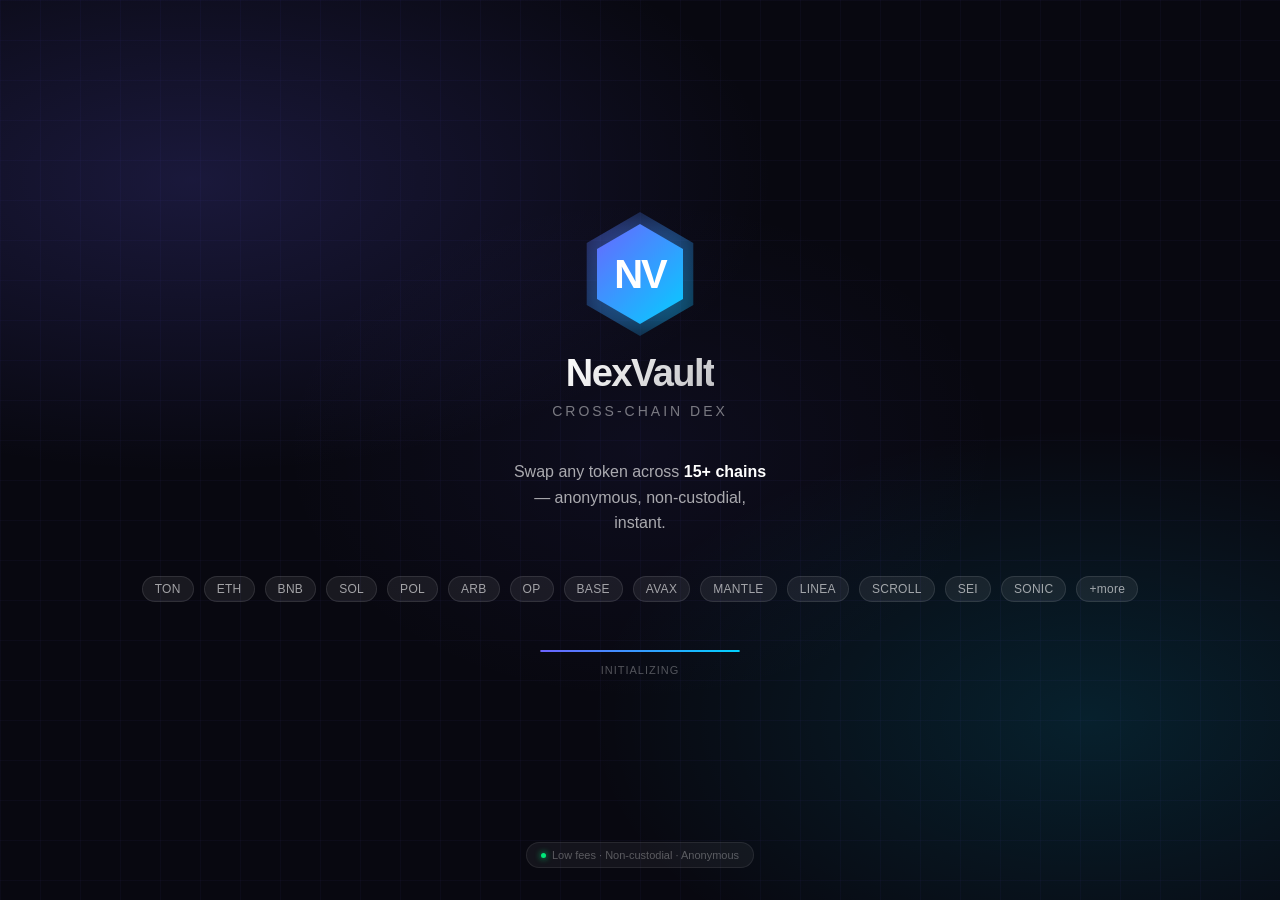
<file: index.html>
<!doctype html>
<html lang="en">
  <head>
    <!-- ⛔ CACHE CONTROL — MUST STAY.
         GitHub Pages lets clients cache index.html. Telegram's WebView caches it
         aggressively, so it keeps requesting the OLD content-hashed bundle filename
         (assets/index-XXXX.js) long after a new build is published. Symptom: deploys
         succeed, the new bundle is provably live on the server, and the device still
         runs old code — which looks exactly like "the fix didn't work".
         These force a revalidation of the HTML shell on every open. The hashed assets
         it references stay cacheable, so this costs one small request, not performance. -->
    <meta http-equiv="Cache-Control" content="no-cache, no-store, must-revalidate" />
    <meta http-equiv="Pragma" content="no-cache" />
    <meta http-equiv="Expires" content="0" />
    <!-- nexvault-illegal-invocation-suppressor : suppress WalletConnect heartbeat "Illegal invocation" (non-fatal)
         PLUS known-harmless WalletConnect relay/session noise so they never reach the
         debug error banner defined later in this file.
         THIS SCRIPT MUST STAY FIRST IN <head> — it is registered before the Telegram SDK
         and before the debug error-trap below, so its stopImmediatePropagation() actually
         prevents those later window listeners (incl. the orange banner) from firing. -->
    <script data-purpose="nexvault-illegal-invocation-suppressor">
    (function () {
      "use strict";
      // Known-harmless WalletConnect relay/session messages. These are recoverable —
      // the wallet connection continues to work after any of them. They must NOT
      // trigger the debug error banner (which alarms users for no reason).
      var WC_NOISE = [
        "no matching key", "session topic", "topic service", "alreadyexists",
        "socket stalled", "subscribe request", "relayer not initialized",
        "request expired", "proposal expired", "missing or invalid",
        "failed to decrypt", "no internet connection", "websocket connection",
        "wss://", "unsupported wc_", "json-rpc", "internal json", "expirer",
        "pairing", "restore will override"
      ];
      function suppressible(message, stack) {
        var msg = String(message == null ? "" : message);
        var stk = String(stack == null ? "" : stack).toLowerCase();
        var lower = msg.toLowerCase();
        // Category 1: WalletConnect "Illegal invocation" heartbeat noise
        if (msg.indexOf("Illegal invocation") !== -1) {
          if (msg === "Illegal invocation") return true;
          if (
            stk.indexOf("checkexpirations") !== -1 ||
            stk.indexOf("walletconnect") !== -1 ||
            stk.indexOf("relayer") !== -1
          ) return true;
        }
        // Category 2: known-harmless WalletConnect relay/session noise
        for (var i = 0; i < WC_NOISE.length; i++) {
          if (lower.indexOf(WC_NOISE[i]) !== -1) return true;
        }
        return false;
      }
      window.addEventListener("unhandledrejection", function (e) {
        var r = e.reason;
        var msg = (r && typeof r === "object" && "message" in r) ? r.message : r;
        var stk = r && r.stack;
        if (suppressible(msg, stk)) {
          e.preventDefault();
          if (typeof e.stopImmediatePropagation === "function") e.stopImmediatePropagation();
        }
      }, true);
      window.addEventListener("error", function (e) {
        var err = e.error;
        var msg = (err && err.message) || e.message;
        var stk = err && err.stack;
        if (suppressible(msg, stk)) {
          e.preventDefault();
          if (typeof e.stopImmediatePropagation === "function") e.stopImmediatePropagation();
        }
      }, true);
    })();
    </script>
    <meta charset="UTF-8" />
    <meta name="viewport" content="width=device-width, initial-scale=1.0, viewport-fit=cover" />
    <title>NexVault — Cross-chain DEX aggregator</title>
    <link rel="icon" type="image/png" href="/icon.png" />
    <!-- ⚠️ THIS IS WHAT A WALLET READS ABOUT US (2026-08-16). Phantom blocked a real swap with
         a full-screen red "Request blocked · This dApp could be malicious", and the domain is
         NOT on its blocklist — it is the unreviewed-new-domain verdict. Phantom's own
         "Displaying Your App" guidance says it reads og:title (falling back to <title>) and
         apple-touch-icon (falling back to the favicon) from the `app_url` we send at connect,
         which is exactly `https://nexvaultapp.com/` — THIS page. With no og tags and no
         apple-touch-icon there was nothing for a reviewer or a wallet sheet to show.
         ⛔ These are metadata only: no script, no behaviour, nothing the app reads. -->
    <link rel="apple-touch-icon" href="/icon.png" />
    <meta name="description" content="NexVault — swap across TON, Ethereum, BNB Chain, Polygon, Solana, Bitcoin and Tron from one non-custodial app. On-chain, transparent fees." />
    <meta property="og:type" content="website" />
    <meta property="og:site_name" content="NexVault" />
    <meta property="og:title" content="NexVault — Cross-chain DEX aggregator" />
    <meta property="og:description" content="Swap across TON, Ethereum, BNB Chain, Polygon, Solana, Bitcoin and Tron from one non-custodial app. On-chain, transparent fees." />
    <meta property="og:url" content="https://nexvaultapp.com/" />
    <meta property="og:image" content="https://nexvaultapp.com/icon.png" />
    <meta name="twitter:card" content="summary" />
    <meta name="twitter:title" content="NexVault — Cross-chain DEX aggregator" />
    <meta name="twitter:description" content="Swap across TON, Ethereum, BNB Chain, Polygon, Solana, Bitcoin and Tron from one non-custodial app." />

    <!-- Telegram Mini App SDK — MUST load before React bundle -->
    <script src="https://telegram.org/js/telegram-web-app.js"></script>

    <!-- Immediate dark background — prevents white flash before React loads -->
    <style>
      html, body, #root {
        margin: 0; padding: 0;
        background: #080810;
        min-height: 100vh;
        color: #e8e8f4;
      }
      /* Tab rows (DeFi/Games and TON / EVM-SOL) span the full width, each button an
         equal half. ID selectors outrank any class rule in index.css (which was leaving
         them left-aligned with dead space on the right), even with !important. */
      #nvTabsApp, #nvTabsChain {
        display: flex !important;
        width: 100% !important;
      }
      #nvTabsApp > .nv-app-tab, #nvTabsChain > .nv-app-tab {
        flex: 1 1 0 !important;
        min-width: 0 !important;
        width: auto !important;
        max-width: none !important;
        text-align: center !important;
      }
    </style>

    <!-- JS error trap — shows red banner instead of silent blank screen.
         NOTE: harmless WalletConnect relay noise is filtered out upstream by the
         suppressor at the top of <head>, so it will not reach these banners. -->
    <script>
      // ⚠️ DIAGNOSTIC BANNERS — OFF UNLESS EXPLICITLY ASKED FOR.
      // These printed a red bar for any JS error and an orange bar for any
      // unhandled rejection, unconditionally, to every visitor. They also bypassed
      // the suppressible() filter directly above, so even known-harmless
      // WalletConnect noise was shown. A public visitor's first impression was a
      // stack trace across the bottom of the landing page.
      //
      // Still available when you need them — add ?nvdebug=1 to the URL, or run
      // localStorage.setItem('nv_debug','1'). Everything is logged to the console
      // either way, so nothing is lost, it is just no longer shown to users.
      var NV_DEBUG = false;
      try {
        NV_DEBUG = location.search.indexOf('nvdebug=1') !== -1
                || localStorage.getItem('nv_debug') === '1';
      } catch (e) {}
      function nvBanner(text, colour, atTop) {
        if (!NV_DEBUG) return;
        var b = document.createElement('div');
        b.style.cssText = 'position:fixed;' + (atTop ? 'top:0' : 'bottom:0') +
          ';left:0;right:0;padding:8px 12px;background:' + colour +
          ';color:#fff;font:12px monospace;z-index:99999;word-break:break-all';
        b.textContent = text;
        var host = document.body || document.documentElement;
        atTop ? host.prepend(b) : host.appendChild(b);
      }
      window.addEventListener('error', function(e) {
        if (suppressible(e.message, e.error && e.error.stack)) return;
        console.error('[nv] JS Error:', e.message, e.filename + ':' + e.lineno);
        nvBanner('⚠ JS Error: ' + e.message + ' (' + (e.filename||'') + ':' + e.lineno + ')', '#ff4466', true);
      });
      window.addEventListener('unhandledrejection', function(e) {
        var reason = (e.reason && e.reason.message) || e.reason || 'unknown';
        if (suppressible(String(reason), e.reason && e.reason.stack)) return;
        console.error('[nv] Unhandled rejection:', e.reason);
        nvBanner('⚠ Unhandled Promise: ' + reason, '#ff8c00', false);
      });
    </script>
    <script type="module" crossorigin src="/assets/index-x1pGXXiF.js"></script>
    <link rel="modulepreload" crossorigin href="/assets/rolldown-runtime-BG2f4sTM.js">
    <link rel="modulepreload" crossorigin href="/assets/utils-De7E53Fk.js">
    <link rel="modulepreload" crossorigin href="/assets/sha3-CnZDNKas.js">
    <link rel="modulepreload" crossorigin href="/assets/utils-CC8mSN0M.js">
    <link rel="modulepreload" crossorigin href="/assets/ccip-BfNZvHyR.js">
    <link rel="modulepreload" crossorigin href="/assets/ModalController-CrVFV_RF.js">
    <link rel="modulepreload" crossorigin href="/assets/dist-B7i5UW96.js">
    <link rel="modulepreload" crossorigin href="/assets/events-Dbk1A7IS.js">
    <link rel="modulepreload" crossorigin href="/assets/hmac-Bd-7HMJf.js">
    <link rel="modulepreload" crossorigin href="/assets/sha256-CCrwDzUl.js">
    <link rel="modulepreload" crossorigin href="/assets/secp256k1-p_zDkruL.js">
    <link rel="modulepreload" crossorigin href="/assets/_esm-DDzVWo9Q.js">
    <link rel="modulepreload" crossorigin href="/assets/wui-text-U3-alNhv.js">
    <link rel="modulepreload" crossorigin href="/assets/ConstantsUtil-DOFn2b0I.js">
    <link rel="modulepreload" crossorigin href="/assets/wui-icon-box-CFoJ2zrz.js">
    <link rel="modulepreload" crossorigin href="/assets/ConstantsUtil-Dnxv1B60.js">
    <link rel="modulepreload" crossorigin href="/assets/ref-BvKE_OP8.js">
    <link rel="stylesheet" crossorigin href="/assets/index-zvuW_CJ1.css">
  </head>
  <body>

    <div id="root"></div>
  </body>
</html>
</file>
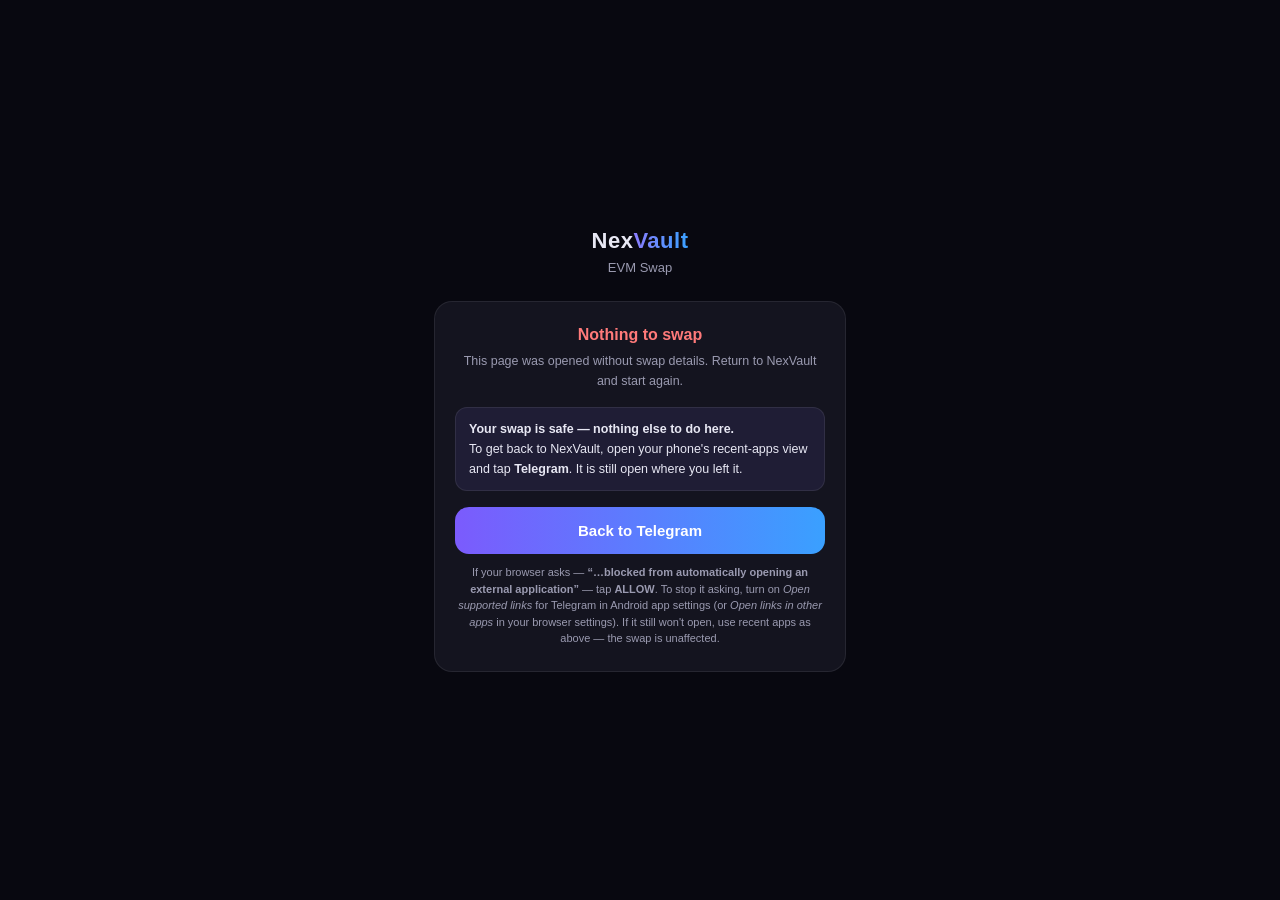
<file: evm.html>
<!doctype html>
<html lang="en">
  <head>
    <meta charset="UTF-8" />
    <meta name="viewport" content="width=device-width, initial-scale=1.0, viewport-fit=cover" />
    <meta http-equiv="Cache-Control" content="no-cache, no-store, must-revalidate" />
    <title>NexVault · EVM Swap</title>
    <link rel="icon" type="image/png" href="/nexvault-app/icon.png" />
    <style>
      :root { --bg:#080810; --card:#14141f; --text:#e8e8f4; --muted:#9a9ab0; --purple:#8b7bfd; --line:rgba(255,255,255,.08); }
      * { box-sizing:border-box; -webkit-tap-highlight-color:transparent; }
      html,body { margin:0; padding:0; background:var(--bg); color:var(--text); min-height:100vh; font-family:-apple-system,BlinkMacSystemFont,"Segoe UI",Roboto,sans-serif; }
      .wrap { max-width:460px; margin:0 auto; min-height:100vh; display:flex; flex-direction:column; align-items:center; justify-content:center; padding:24px; text-align:center; }
      .logo { font-size:22px; font-weight:800; letter-spacing:.5px; margin-bottom:6px; }
      .logo span { background:linear-gradient(90deg,#8b7bfd,#3aa0ff); -webkit-background-clip:text; background-clip:text; color:transparent; }
      .sub { color:var(--muted); font-size:13px; margin-bottom:26px; }
      .card { width:100%; background:var(--card); border:1px solid var(--line); border-radius:18px; padding:24px 20px; }
      .spinner { width:38px; height:38px; margin:0 auto 16px; border:3px solid rgba(255,255,255,.15); border-top-color:var(--purple); border-radius:50%; animation:spin .8s linear infinite; }
      @keyframes spin { to { transform:rotate(360deg); } }
      .status { font-size:16px; font-weight:700; margin-bottom:8px; }
      .detail { color:var(--muted); font-size:12.5px; line-height:1.55; }
      .ok { color:#7ee0a1; } .err { color:#ff7a7a; }
      .quote { margin-top:16px; text-align:left; border:1px solid var(--line); border-radius:12px; padding:12px 14px; background:rgba(0,0,0,.25); }
      .quote-row { display:flex; justify-content:space-between; font-size:13px; padding:4px 0; }
      .quote-row .k { color:var(--muted); } .quote-row .v { font-weight:600; }
      .quote-recv { color:#8b7bfd; font-weight:700; }
      .note { color:var(--muted); font-size:11px; margin-top:10px; line-height:1.5; }
      .btn { display:block; width:100%; margin-top:16px; padding:15px; border:none; border-radius:14px; font-size:15px; font-weight:700; cursor:pointer; color:#fff; background:linear-gradient(90deg,#7b5bfd,#3aa0ff); text-align:center; text-decoration:none; }
      .btn.secondary { background:rgba(255,255,255,.06); border:1px solid var(--line); color:var(--text); }
      .btn[disabled] { opacity:.5; pointer-events:none; }
    </style>
  </head>
  <body>
    <div class="wrap">
      <div class="logo">Nex<span>Vault</span></div>
      <div class="sub" id="sub">EVM Swap</div>
      <div class="card" id="card">
        <div class="spinner" id="spinner"></div>
        <div class="status" id="status">Starting…</div>
        <div class="detail" id="detail"></div>
      </div>
    </div>

    <script type="module">
      /* ╔═══════════════════════════════════════════════════════════════════════════╗
         ║ NexVault EVM SWAP ENGINE — standalone, like sol.html.                       ║
         ║                                                                           ║
         ║ TWO transports, ONE swap path (both expose .request()):                    ║
         ║  • INJECTED  — when opened inside a wallet's own dApp browser              ║
         ║    (window.ethereum). Prompts show INLINE, 100% reliable.                  ║
         ║  • WALLETCONNECT — the OFFICIAL @walletconnect/ethereum-provider with its  ║
         ║    modal. It handles every wallet's deep-link format AND the request       ║
         ║    redirect that surfaces prompts — the parts we previously hand-rolled    ║
         ║    with raw SignClient and got wrong (Bitget/Kucoin didn't surface the tx).║
         ║                                                                           ║
         ║ Runs on a normal browser tab, which survives wallet round-trips (unlike    ║
         ║ the Telegram Mini App WebView). Returns to Telegram only at the end.       ║
         ║ Fee = Li.Fi integrator fee (nexvault-1, 0.5%).                             ║
         ╚═══════════════════════════════════════════════════════════════════════════╝ */

      var BASE = "https://nexvaultapp.com";
      // ── RETURNING TO THE TELEGRAM APP ────────────────────────────────────────
      // 🔴 2026-08-05, second round: the anchor <a href="tg://…"> was correct in principle
      // but did NOTHING on Android — the browser silently ignored it, our 2.5s fallback link
      // appeared, and tapping that opened the t.me WEB page, which then tried to launch the
      // app itself and got "blocked from automatically opening an external application".
      // Dead end at every step.
      // This is ALREADY A SOLVED PROBLEM IN THIS CODEBASE: "Android browsers SILENTLY IGNORE
      // a plain custom scheme" is the b128 finding for okx://, and b131 fixed it with
      // intent://. sol.html's wallet links and evmbrowse.html both use that form. The return
      // path just never got it.
      // ⛔ NO `package=` HERE. Telegram ships as org.telegram.messenger (Play),
      // org.telegram.messenger.web (direct APK) and Telegram X — naming the wrong one sends a
      // user WITH TELEGRAM INSTALLED to the Play Store, which is the b129 trap. `scheme=tg`
      // resolves against whichever app registers it, and S.browser_fallback_url guarantees we
      // land on t.me rather than an error if none does.
      // ⚠️ intent:// is safe HERE because this is a normal browser page. It CRASHES the
      // Telegram Mini App WebView (Fix #73) — never move this into the TMA.
      var IS_ANDROID = /android/i.test(navigator.userAgent);
      // Which transport is live. WalletConnect can be told WHICH CHAIN a request targets;
      // an injected provider cannot, and simply uses whatever chain the wallet is on.
      var IS_WC = false;
      var TG_WEB = "https://t.me/TheNexVaultBot";   // no launch param: cannot spawn an instance
      var TG = IS_ANDROID
        ? "intent://resolve?domain=TheNexVaultBot#Intent;scheme=tg;S.browser_fallback_url="
          + encodeURIComponent(TG_WEB) + ";end"
        : "tg://resolve?domain=TheNexVaultBot";
      var WC_PROJECT_ID = "fac6a805240f9a1502dec565d2e5080d";
      var LIFI = "https://li.quest/v1/quote";
      var INTEGRATOR = "nexvault-1";
      // NV tier swap discount: the app passes the already-discounted rate in "fee".
      // This page cannot verify a tier (no Telegram session), so anything missing or
      // out of range falls back to the full 0.5% list price.
      var FEE = (function () {
        var f = parseFloat(new URLSearchParams(location.search).get("fee"));
        return (isFinite(f) && f >= 0 && f <= 0.005) ? String(f) : "0.005";
      })();
      var NATIVE = ["0x0000000000000000000000000000000000000000","0xeeeeeeeeeeeeeeeeeeeeeeeeeeeeeeeeeeeeeeee"];
      // 🔴 2026-08-05 — THE SAME STALE-LIST BUG, A THIRD TIME. This held only the original
      // seven, so a Monad/Mantle/Linea/Scroll/zkSync/Sei/Sonic swap asked WalletConnect to
      // REQUIRE a chain that was not in the list the wallet was offered — which is why
      // connecting hung on "Choose your wallet". Same 13 chains as chainAddParams above;
      // update both together.
      var EVM_CHAINS = [1,10,56,137,8453,42161,43114,5000,143,59144,534352,324,1329,146,9745];
      // ⚠️ THIS IS HAND-MAINTAINED AND THAT IS A PROBLEM. deploy_relay_fix.sh stamps
      // NV_BUILD into main.tsx but does NOT touch this, so it sat at "evm-b125" across
      // many deploys — exactly the drift already documented for NV_BUILD ("a build
      // number you have to remember to update is not a build number"). While it lies,
      // the on-screen marker cannot distinguish a stale Telegram cache from live code,
      // which is the whole reason the marker exists. Deliberately DATED, not numbered,
      // so it cannot masquerade as a build number it is not in step with.
      // TODO: stamp this from deploy_relay_fix.sh and gate it, like NV_BUILD.
      var BUILD = "evm-2026-11-09a";

      var params = new URLSearchParams(location.search);
      var P = {
        scheme: params.get("scheme") || "",
        name:   params.get("name")   || "your wallet",
        from:   parseInt(params.get("from") || "0", 10),
        to:     parseInt(params.get("to")   || "0", 10),
        ftok:   params.get("ftok") || "",
        ttok:   params.get("ttok") || "",
        fdec:   parseInt(params.get("fdec") || "18", 10),
        amt:    params.get("amt") || "",
        rcpt:   params.get("rcpt") || "",
        slip:   params.get("slip") || "0.005",
        fsym:   params.get("fsym") || "token",
        tsym:   params.get("tsym") || "token",
        lk:     params.get("lk")   || "",       // swap-cashback link code (Telegram only)
      };
      // ⚠️ fromName/toName were READ in the status messages but never SET, so every
      // message silently fell back to "the source chain" / "the destination chain".
      // Dead branches that made the UI vaguer than it needed to be. Derived, not passed,
      // so they cannot drift from the chain ids we actually quote with.
      P.fromName = chainName(P.from);
      P.toName   = chainName(P.to);

      var elStatus = document.getElementById("status");
      var elDetail = document.getElementById("detail");
      var elCard   = document.getElementById("card");
      var elSpin   = document.getElementById("spinner");
      var elSub    = document.getElementById("sub");

      // ⛔ HIDDEN FROM USERS, KEPT FOR FAILURES. Every failure this page has produced
      // was diagnosed from a photograph of this line, so deleting it outright would throw
      // away the one thing that makes a screenshot worth anything — "the debug line is the
      // instrument". But a green developer bar pinned across the bottom of a live product
      // is not something a customer should ever see.
      // ✅ So it is INVISIBLE during normal use and APPEARS BY ITSELF the moment an error
      // is stamped — precisely when someone is about to photograph the screen. `?dbg=1`
      // in the URL forces it on for deliberate debugging.
      var _DBG_FORCED = /[?&]dbg=1/.test(location.search);
      var _dbg = document.createElement("div");
      _dbg.style.cssText = "position:fixed;left:0;right:0;bottom:0;background:rgba(0,0,0,.88);color:#7ee0a1;font:10px/1.4 ui-monospace,monospace;padding:4px 7px;white-space:pre-wrap;word-break:break-all;z-index:99999;display:" + (_DBG_FORCED ? "block" : "none") + ";";
      function setDbg(s) {
        try {
          _dbg.textContent = BUILD + " | " + s;
          // ⛔ NEVER SHOWN TO USERS (owner, 2026-09-27: "all test texts used while testing
          // shouldn't be displayed"). The Sep 14 version revealed this bar by itself on any
          // ERROR stamp, so the green monospace line still appeared on every failed swap.
          // The user-facing error card already quotes the real error; this line is kept
          // (and still stamped) only for `?dbg=1` and the console.
          try { console.log("[nv-dbg] " + BUILD + " | " + s); } catch (e) {}
        } catch (e) {}
      }
      try { document.body.appendChild(_dbg); setDbg("loading…"); } catch (e) {}

      function show(title, detail, cls, spin) {
        elSpin.style.display = spin ? "block" : "none";
        elStatus.textContent = title;
        elStatus.className = "status" + (cls ? " " + cls : "");
        elDetail.innerHTML = detail || "";
        while (elCard.children.length > 3) elCard.removeChild(elCard.lastChild);
      }
      function addButton(label, onClick, secondary) {
        var b = document.createElement("button");
        b.className = "btn" + (secondary ? " secondary" : "");
        b.textContent = label; b.onclick = onClick;
        elCard.appendChild(b); return b;
      }
      // ── RETURNING TO TELEGRAM: LEAD WITH THE PATH THAT CANNOT BE BLOCKED ───────
      // 🔬 2026-08-09 evidence pass (documented, not intuition):
      //  • t.me publishes a valid assetlinks.json — https://t.me/TheNexVaultBot is a VERIFIED
      //    Android App Link for org.telegram.messenger[.web/.beta] + Telegram X (verified by
      //    reading the file). Where Telegram's "Open supported links" is ON, that https link
      //    opens the app with NO dialog. On THIS owner's device it does NOT: earlier variants
      //    landed on the t.me WEB page, which only happens when App-Link routing is OFF here.
      //    So no link we build opens the app by itself — proven, both ways.
      //  • Samsung Internet gates every intent:// / custom-scheme navigation behind its own
      //    "This website has been blocked from automatically opening an external application"
      //    consent dialog — shown even for a genuine tap (documented across MetaMask/Manifold
      //    reports). ALLOW is what fires the tg intent; it is NOT reliably remembered per site.
      //  • Chromium's own external-intents rule: an app may NOT be launched from a
      //    browser_fallback_url on the same user activation (anti-fingerprinting). That is
      //    exactly why the t.me page's auto-open gets blocked a SECOND time — so we must never
      //    route the user through t.me.
      // ⛔ CONCLUSION: a reliable PROGRAMMATIC return is not possible from this browser. Four
      // rounds of link engineering could not beat it and a fifth would not either. The ONE path
      // that always works is the recent-apps switcher: the Mini App instance is STILL RUNNING
      // in Telegram (we never sent ?startapp, so nothing was closed). Say that FIRST, and keep
      // the deep link only as an honest "try" — never dressed as the primary promise.
      // ⛔ NO ?startapp (spawns a 2nd Mini App). ⛔ NO auto/timed navigation (cannot tell
      // "dialog open" from "scheme failed"). ⛔ NO t.me link (a second dead end — the fallback
      // page re-triggers the block). ⚠️ intent:// is safe HERE (normal browser page); it
      // CRASHES the TMA WebView (Fix #73) — never move it into the Mini App.
      function addTgButton(secondary, label) {
        // The guaranteed instruction goes ABOVE the button — the reliable path must not sit
        // behind the one that may fail. Phrased so the user knows the swap is already done.
        var lead = document.createElement("div");
        lead.className = "note";
        lead.style.cssText = "margin-top:16px;color:var(--text);font-size:12.5px;line-height:1.6;background:rgba(139,123,253,.10);border:1px solid var(--line);border-radius:12px;padding:11px 13px;text-align:left;";
        lead.innerHTML = "<b>Your swap is safe — nothing else to do here.</b><br>"
                       + "To get back to NexVault, open your phone's recent-apps view and tap "
                       + "<b>Telegram</b>. It is still open where you left it.";
        elCard.appendChild(lead);

        // A real anchor = a user gesture, the only navigation Android/Samsung will consider.
        // Android → intent://…;scheme=tg: the tg:// intent resolves independently of App-Link
        //   verification, so its ALLOW path can still launch Telegram on a device (like this
        //   one) where a plain https App Link only loads the t.me web page. iOS → tg:// (works).
        //   Neither carries a launch param.
        // ⚠️ On Android the button is DELIBERATELY secondary and labelled a "try": it may hit
        // the block dialog and, if App-Link routing is off, may not open the app at all — a
        // control that cannot be guaranteed must not look like the primary action. On iOS the
        // scheme is reliable, so the caller's styling and the plain label stand.
        var a = document.createElement("a");
        a.className = "btn" + ((secondary || IS_ANDROID) ? " secondary" : "");
        a.textContent = label || (IS_ANDROID ? "Try reopening Telegram" : "Back to Telegram");
        a.href = TG;                       // intent:// on Android, tg:// on iOS — no launch param
        a.rel = "noopener";
        elCard.appendChild(a);

        // 🔴 THE TAP CAN DO NOTHING AT ALL, AND THE PAGE SAID NOTHING (2026-08-15).
        // Owner tapped "Try reopening Telegram" in Samsung Internet: no app switch, no
        // dialog, no navigation. Silence.
        // ✅ VERIFIED IN CHROMIUM SOURCE (ExternalNavigationHandler.java, main): Chrome can
        // NEVER silently no-op a tapped intent:// — it launches the app, shows a "Continue
        // to…" banner, or navigates the tab to S.browser_fallback_url. A true no-op therefore
        // means the BROWSER dropped it, which matches Samsung Internet's intent handling
        // (SamsungInternet/support#16 and #71, both still open, no vendor documentation).
        // ⛔ WE CANNOT FIX SAMSUNG'S BROWSER. We CAN stop pretending the tap worked.
        // ⚠️ TEXT ONLY — NO AUTOMATIC OR TIMED NAVIGATION, ever. The timer changes words.
        // ⚠️ AND THE ELAPSED-TIME GUARD IS NOT DECORATION: a backgrounded page's timers are
        // throttled or frozen, so a 2s timeout can fire LATE — after the user has come back
        // from Telegram — and would call a success a failure. The "never went hidden" flag
        // AND the wall clock must both hold. (HTML Living Standard, Page Visibility.)
        // ⚠️ package= IS DELIBERATELY ABSENT from TG. t.me/.well-known/assetlinks.json lists
        // FOUR packages (org.telegram.messenger, .web, .beta, org.thunderdog.challegram) and
        // an intent URI accepts only one — naming it would exclude the other three.
        if (IS_ANDROID) {
          var _left = false;
          var _mark = function () { _left = true; };
          a.addEventListener("click", function () {
            var t0 = Date.now();
            document.addEventListener("visibilitychange", _mark);
            window.addEventListener("pagehide", _mark);
            setTimeout(function () {
              try {
                document.removeEventListener("visibilitychange", _mark);
                window.removeEventListener("pagehide", _mark);
                if (_left || document.hidden || (Date.now() - t0) > 3500) return;
                if (document.getElementById("nvtgfail")) return;
                var f = document.createElement("div");
                f.id = "nvtgfail";
                f.className = "note";
                f.style.cssText = "margin-top:10px;text-align:left;line-height:1.6;";
                f.innerHTML = "<b>That didn't open Telegram — your browser blocked it.</b> "
                            + "Your swap is unaffected. Open Telegram from recent apps or your "
                            + "home screen, or try the direct link below. To stop this happening, "
                            + "turn on <i>Open links in other apps</i> in Samsung Internet "
                            + "(Settings \u2192 Useful features).";
                // A SECOND, DIFFERENT MECHANISM — not a retry of the one that just failed.
                // Telegram registers scheme "tg" with BROWSABLE in its own manifest, and a
                // bare tg:// takes a different path through the browser than intent://.
                var d = document.createElement("a");
                d.className = "btn secondary";
                d.textContent = "Open Telegram directly";
                d.href = "tg://resolve?domain=TheNexVaultBot";
                d.rel = "noopener";
                a.parentNode.insertBefore(f, a.nextSibling);
                f.parentNode.insertBefore(d, f.nextSibling);
              } catch (e) {}
            }, 2000);
          });
        }

        var hint = document.createElement("div");
        hint.className = "note";
        // Name the dialog (Samsung's exact wording) AND the durable one-time fix, so a user who
        // wants the button to work every time can. Both are the USER'S to set — we state them,
        // we do not pretend the page can flip them. No t.me link anywhere in this text.
        hint.innerHTML = "If your browser asks — <b>“…blocked from automatically opening "
                       + "an external application”</b> — tap <b>ALLOW</b>. To stop it asking, "
                       + "turn on <i>Open supported links</i> for Telegram in Android app settings "
                       + "(or <i>Open links in other apps</i> in your browser settings). If it "
                       + "still won't open, use recent apps as above — the swap is unaffected.";
        elCard.appendChild(hint);
        return a;
      }
      function addLink(label, href) {
        var a = document.createElement("a");
        a.textContent = label; a.href = href; a.target = "_blank"; a.rel = "noopener";
        a.style.cssText = "display:block;margin-top:12px;color:#8b7bfd;font-size:12px;";
        elCard.appendChild(a); return a;
      }
      // Mirrors sol.html exactly. REPLACE the tab, never window.open — a new tab is how the
      // duplicate-instance problem started. tg:// is not routed on every platform, so if we
      // are still visible a beat later, fall back to the https form.
      // ⚠️ PROGRAMMATIC RETURN — kept only as a last resort, and deliberately WITHOUT the
      // old 700ms auto-fallback. That timer fired while the browser's "blocked from opening
      // an external application" dialog was still on screen (the page is not hidden while a
      // dialog is up), navigated to the t.me web page underneath, and left tapping ALLOW
      // doing nothing. Every user-facing return now goes through addTgButton() instead,
      // which is a real anchor tap and is not blocked.
      function backToTelegram() {
        try { window.location.replace(TG); } catch (e) { window.location.href = TG; }
      }

      // ── SUPABASE SWAP LOG ─────────────────────────────────────────────────────────
      // ⚠️ THIS FILE LOGGED NOTHING AT ALL UNTIL 2026-08-04, AND IT IS THE MAIN MOBILE
      // EVM PATH. sol.html has logged since b158 and SwapPage logs the in-app path, but
      // every swap that routed here — i.e. essentially every mobile EVM swap — was
      // invisible to the admin dashboard. Guru did 5-6 successful swaps in a day and saw
      // ONE row, which is what surfaced it. A missing row reads as "no swaps happened",
      // which is worse than a wrong row: it silently understates real volume and revenue.
      //
      // Logged at BROADCAST (as soon as the hash exists), NOT at delivery, deliberately:
      // anon RLS on swap_logs is INSERT-ONLY, so a row cannot be updated later, and a row
      // written only on completion would be lost whenever the user closes the page during
      // the bridge wait. Guaranteeing the record matters more than the status field being
      // able to say "delivered" — trackSwap() shows the user the real outcome either way.
      var SUPABASE_URL = "https://dxtnqmhuxyftrbkbkgxr.supabase.co";
      var SUPABASE_ANON_KEY = "sb_publishable_bhDEkqUa7Oh6CNx2pnf1_A_D6z4Hj59";
      var _geo = {};
      try {
        fetch("https://ipapi.co/json/").then(function (r) { return r.ok ? r.json() : null; })
          .then(function (d) { if (d && !d.error) _geo = { country: d.country_name || d.country, region: d.region }; })
          .catch(function () {});
      } catch (e) {}
      var _logged = false, _loggedFail = false;
      // ⚠️ FAILURES WERE INVISIBLE TOO. SwapPage logs status 'failed' on the in-app path,
      // but neither standalone page did — so a swap that never got a route, or that the
      // user rejected, or that the bridge failed, left NO trace at all. "No row" then
      // reads as "nothing happened" rather than "something went wrong", which is exactly
      // the blind spot that hid the missing-logging bug in the first place.
      function logFail(reason, txHash) {
        if (_loggedFail) return;
        _loggedFail = true;
        logSwap({ status: "failed", tx_hash: txHash || "", failed_reason: String(reason || "").slice(0, 300) }, true);
      }
      function logSwap(f, isFail) {
        if (!isFail) {
          if (_logged) return;               // one row per swap, even if trackSwap re-runs on resume
          _logged = true;
        }
        try {
          fetch(SUPABASE_URL + "/rest/v1/swap_logs", {
            method: "POST",
            headers: { "apikey": SUPABASE_ANON_KEY, "Authorization": "Bearer " + SUPABASE_ANON_KEY,
              "Content-Type": "application/json", "Prefer": "return=minimal" },
            body: JSON.stringify({
              status: f.status || "success", tab: "EVM", failed_reason: f.failed_reason || undefined,
              from_chain: chainName(P.from), to_chain: chainName(P.to),
              from_token: P.fsym, to_token: P.tsym,
              from_amount: String(P.amt || ""), to_amount: f.to_amount || "",
              from_wallet: account || "", to_wallet: f.to_wallet || "",
              aggregator: f.aggregator || "Li.Fi",
              aggregator_fee_usd: f.aggregator_fee_usd || "", nexvault_fee_usd: f.nexvault_fee_usd || "",
              tx_hash: f.tx_hash, wallet_name: P.name || "",
              country: _geo.country, region: _geo.region
            }),
            keepalive: true
          }).then(function (r) {
            // ⛔ MARK ONLY ON A CONFIRMED WRITE. The whole point of the retry below is
            // that a fire-and-forget POST can vanish — offline, ad-blocker, the request
            // killed as the page navigates. Marking optimistically would throw away the
            // one chance to notice and re-send.
            if (r && r.ok && !isFail) recSet({ logged: true });
          }).catch(function () {});
        } catch (e) {}
      }
      // ⛔ RETRY A LOST SWAP LOG. Previously the row was written exactly once, right after
      // eth_sendTransaction resolved — so a swap that succeeded ON CHAIN could leave NO
      // record at all if the POST failed or the page died before it completed. The swap
      // record already survives a reload and carries the hash, so the next load can finish
      // the job. Runs before start()/resume, needs no wallet.
      function logRetryFromRecord() {
        var r = recGet();
        if (!r || !r.txHash || r.logged) return;
        logSwap({
          tx_hash: r.txHash, to_wallet: r.to_wallet || "", to_amount: r.to_amount || "",
          aggregator: r.aggregator || "Li.Fi",
          // Forwarded from the record, not recomputed: by the time a retry runs, the quote
          // is long gone. A row that logs late must not silently lose the fee figure.
          nexvault_fee_usd: r.nexvault_fee_usd || "", aggregator_fee_usd: r.aggregator_fee_usd || ""
        });
      }

      // ── SWAP RECORD — survives the page being reloaded ────────────────────────────
      // ⛔ THIS IS WHAT STOPS A SECOND TRANSACTION. Do not remove it to "simplify".
      //
      // Found by Guru's BNB USDT -> POL USDT test, 2026-08-04. The swap SUCCEEDED on
      // chain, then: tapping "View transaction" opened the explorer, and Back brought
      // the user to a page that had FORGOTTEN EVERYTHING — it showed the wallet list
      // again and, on reconnect, offered to run the very same swap a second time.
      //
      // Why: MetaMask's in-app browser has no tab model, so target="_blank" navigates
      // IN PLACE and Back RELOADS this page. Every bit of swap state lived in memory,
      // so start() ran from scratch while location.search still carried amt/ftok/ttok
      // — a fully armed swap. The user's only protection was noticing. This file had
      // ZERO localStorage; sol.html has solved the same problem for months with its
      // PENDING_KEY. This is that mechanism, brought across.
      //
      // Keyed on location.search, which is unique per hand-off because SwapPage sends
      // cb=Date.now() — so a genuinely NEW swap gets a new key and is never blocked by
      // an old record, while a RELOAD of the same swap finds its record and resumes.
      var _SWAP_KEY = (function () {
        var s = String(location.search || ""), h = 5381;
        for (var i = 0; i < s.length; i++) h = ((h * 33) ^ s.charCodeAt(i)) >>> 0;
        return "nv_evm_swap_" + h.toString(36);
      })();
      var _REC_TTL = 24 * 60 * 60 * 1000;
      function recGet() {
        try {
          var r = JSON.parse(localStorage.getItem(_SWAP_KEY) || "null");
          if (!r || !r.ts || (Date.now() - r.ts) > _REC_TTL) return null;
          return r;
        } catch (e) { return null; }
      }
      function recSet(patch) {
        try {
          var r = recGet() || { ts: Date.now() };
          for (var k in patch) r[k] = patch[k];
          r.ts = Date.now();
          localStorage.setItem(_SWAP_KEY, JSON.stringify(r));
          return r;
        } catch (e) { return null; }
      }
      function recClear() { try { localStorage.removeItem(_SWAP_KEY); } catch (e) {} }
      // Old records from previous swaps would pile up forever otherwise.
      (function purgeOldRecords() {
        try {
          for (var i = localStorage.length - 1; i >= 0; i--) {
            var k = localStorage.key(i);
            if (!k || k.indexOf("nv_evm_swap_") !== 0) continue;
            var v = null;
            try { v = JSON.parse(localStorage.getItem(k) || "null"); } catch (e) {}
            if (!v || !v.ts || (Date.now() - v.ts) > _REC_TTL) localStorage.removeItem(k);
          }
        } catch (e) {}
      })();


      // ── OUR FEE, IN DOLLARS, FROM THE QUOTE ITSELF ────────────────────────────
      // The admin dashboard showed a blank NV FEE $ on every row this page wrote, so a
      // question that should be answerable at a glance — "did we get paid?" — needed an
      // on-chain hunt every time. It was blank only because we never filled it in.
      // ⚠️ READ estimate.feeCosts AND TAKE THE LI.FI LINE ONLY. Differencing toAmountUSD
      // measures the MARKET as well as the fee (readings wandered 0.223%-0.598% for an
      // identical, correct configuration), and summing every fee line picks up third-party
      // bridge fees. Recorded in CLAUDE.md; do not "simplify" it back to a subtraction.
      // ⛔ THE "LIFI" LINE IS NOT OUR FEE — IT IS OUR FEE PLUS LI.FI'S OWN CUT.
      // 🔴 2026-08-14, read from a live quote's `feeSplit`:
      //   "amount":"1245000", "amountUSD":"0.4159", "percentage":"0.0075",
      //   "feeSplit":{ "lifiFee":"415000", "integratorFee":"830000",
      //                "recipients":[{"name":"lifi","fee":"415000"},
      //                              {"name":"nexvault-1","fee":"830000"}] }
      // On 166 TRX our share is 830000 SUN = exactly 0.5%; the LINE is 0.75%, because Li.Fi
      // takes a further 0.25% out of the same bucket. Summing the line therefore reported
      // 1.5x what we actually receive — on EVERY row since the fee columns shipped. The
      // owner's own ETH→BNB row read $0.0151 on ~$2.01, which is 0.75%, not the 0.5% we charge.
      // ⛔ A NUMBER THE OWNER RECONCILES REVENUE AGAINST MUST BE THE ONE WE ACTUALLY RECEIVE.
      // The money on chain was always right; only the reported figure was wrong, which is the
      // worse direction — it inflates revenue exactly where you would go to check it.
      // ⚠️ `feeSplit` is not guaranteed present. With no split we fall back to the old
      // whole-line behaviour rather than reporting nothing: a slightly high number beats a
      // blank column, and "" already means "we do not know" everywhere else in this file.
      function feeShareUsd(c, ours) {
        try {
          var s = c && c.feeSplit;
          if (!s) return null;
          var dec = c.token && c.token.decimals;
          var px  = c.token && parseFloat(c.token.priceUSD || "0");
          if (dec == null || !(px > 0)) return null;
          var amt = null;
          if (s.recipients && s.recipients.length) {
            var t = 0, found = false;
            for (var i = 0; i < s.recipients.length; i++) {
              var isUs = String(s.recipients[i].name || "") === INTEGRATOR;
              if (ours === isUs) { t += Number(s.recipients[i].fee || 0); found = true; }
            }
            if (found) amt = t;
          }
          if (amt === null) amt = Number(ours ? s.integratorFee : s.lifiFee);
          if (!isFinite(amt)) return null;
          return (amt / Math.pow(10, dec)) * px;
        } catch (e) { return null; }
      }
      function nvFeeUsd(lifi) {
        try {
          var c = (lifi && lifi.estimate && lifi.estimate.feeCosts) || [];
          var t = 0, hit = false;
          for (var i = 0; i < c.length; i++) {
            if (/lifi/i.test(c[i].name || "") || c[i].included === false) {
              var share = feeShareUsd(c[i], true);
              var v = (share !== null) ? share : parseFloat(c[i].amountUSD || "0");
              if (isFinite(v)) { t += v; hit = true; }
            }
          }
          return hit ? t.toFixed(6) : "";
        } catch (e) { return ""; }
      }
      function aggFeeUsd(lifi) {
        try {
          var c = (lifi && lifi.estimate && lifi.estimate.feeCosts) || [];
          var t = 0, hit = false;
          for (var i = 0; i < c.length; i++) {
            if (/lifi/i.test(c[i].name || "")) {
              // ⚠️ NOT `continue` ANY MORE. Li.Fi's own slice of the shared line is an
              // AGGREGATOR fee, and skipping the whole line dropped it from both columns —
              // so it was invisible in one and counted as ours in the other.
              var lifiShare = feeShareUsd(c[i], false);
              if (lifiShare !== null && isFinite(lifiShare)) { t += lifiShare; hit = true; }
              continue;
            }
            var v = parseFloat(c[i].amountUSD || "0");
            if (isFinite(v)) { t += v; hit = true; }
          }
          return hit ? t.toFixed(6) : "";
        } catch (e) { return ""; }
      }

      // ── Li.Fi tells us WHY. We were throwing it away. ─────────────────────────
      // A refusal body carries `errors` as an OBJECT — {filteredOut:[{overallPath,reason}],
      // failed:[{subpaths:{…:[{code,message}]}}]} — NOT an array. `filteredOut[].reason` is
      // the useful field: it holds the real cause in plain language, including the bridge's
      // own min/max range and Sei's wallet-linking requirement. Without this every one of
      // those became "No route available", which is true and useless.
      // ⚠️ Returns "" for anything that is not a Li.Fi body (wallet rejections, network
      // errors) so the caller falls back to the raw string unchanged.
      function lifiReason(raw) {
        var j = null;
        try { j = (typeof raw === "string") ? JSON.parse(raw) : raw; } catch (e) { return ""; }
        if (!j || typeof j !== "object") return "";
        var e2 = j.errors, groups = [];
        if (Object.prototype.toString.call(e2) === "[object Array]") groups = e2;
        else if (e2 && typeof e2 === "object") groups = [].concat(e2.filteredOut || [], e2.failed || []);
        var reasons = [];
        for (var i = 0; i < groups.length; i++) {
          var r = groups[i] && groups[i].reason;
          if (r && reasons.indexOf(r) < 0) reasons.push(r);
        }
        return reasons[0] || j.message || "";
      }

      function friendly(raw) {
        // Match on Li.Fi's own reason when there is one — it is far more specific than the
        // envelope message ("No available quotes"), which is identical for every cause.
        var reason = "";
        try { reason = lifiReason(String(raw || "").replace(/^[^{]*/, "")); } catch (e) {}
        var m = String(reason || raw || "").toLowerCase();

        // Sei pairs a native sei1… address with a 0x… one, and the on-chain link exists only
        // after that account has BROADCAST a transaction on Sei. A user who merely RECEIVED
        // tokens there has not, so every bridge filters the route out — at any amount. This
        // is fixable by the user, but only if we say so.
        if (/not linked to the original sei address|app\.sei\.io/.test(m))
          return { t:"Link your Sei wallet first", d:"Sei gives every account two addresses — a native sei1… and your 0x… — and they are only linked once the account has SENT a transaction on Sei. Receiving tokens does not do it. Send any transaction from this wallet on Sei (or link it at app.sei.io), then try this swap again. The amount is not the problem." };
        // ⛔ SENTINELS FIRST. 2026-08-05: these sat BELOW the generic buckets and the
        // chain-switch message contains the word "networks" ("Switch networks in the
        // wallet"), so /network/ claimed it and the user saw "Network issue · Couldn't
        // reach the network" for a wallet that was online the whole time. A specific,
        // self-identifying error must never be matched by a keyword bucket.
        if (/chain-switch-failed/.test(m))
          return { t:"Still on the wrong network", d:String(raw).replace(/^.*chain-switch-failed:\s*/, "") + " \u26d4 Do NOT approve a transaction while the wallet shows a different network — the amount would be read as that network's own coin." };
        if (/chain-unknown/.test(m))
          return { t:"NexVault can't add this network", d:"Your wallet doesn't have this network and NexVault has no parameters to add it. Add it manually in the wallet, then tap Try again." };
        // ⛔ SENTINEL, and it MUST sit above the /route/ bucket — the word "route" is in its
        // own name, so without this a request that merely TIMED OUT is reported as "No route
        // available", telling the user their pair is unsupported when their signal stalled.
        if (/route-timeout/.test(m))
          return { t:"The route service didn't answer", d:"NexVault couldn't reach the pricing service in time. That is a connection problem, not a problem with your swap or your tokens — check your signal and tap Try again." };
        if (/reject|denied|cancel|user refused|4001/.test(m))  return { t:"Request cancelled", d:"You declined the request in your wallet. Tap Try again to retry." };
        // ⛔ BEFORE the generic /insufficient/ bucket — this one can actually explain itself.
        if (/gas-reserve/.test(m))
          return { t:"Not enough native coin for gas", d:String(raw).replace(/^.*gas-reserve:\s*/, "") };
        if (/insufficient|exceeds balance|not enough/.test(m)) return { t:"Not enough balance", d:"You don't have enough to cover the swap plus network gas. Try a smaller amount. On Ethereum mainnet the wallet reserves worst-case gas, which is several times the fee it displays — a small swap there often needs far more free ETH than the fee suggests." };
        // ⚠️ CHECK "out of acceptable range" BEFORE the slippage pattern.
        // Li.Fi returns code 1002 "No available quotes" with that phrase when the
        // AMOUNT is wrong for the route — most often a decimals mistake, since the
        // same symbol has different decimals per chain. It was being reported as
        // slippage, so a 6-vs-18 decimals bug read as market movement and was
        // retried ten times with no possible chance of succeeding.
        if (/out of acceptable range|acceptable range/.test(m))    return { t:"Amount not accepted for this route", d:"The bridge rejected this amount as outside its allowed range. Try a different amount, or a different token pair — this is not a price movement." };
        if (/slippage|amount out|price impact/.test(m))        return { t:"Price moved too much", d:"The market moved beyond your slippage. Increase slippage and try again." };
        // If Li.Fi gave a reason we don't have a specific case for, SHOW IT rather than
        // flattening it to "no route" — that is what hid the Sei cause for months.
        if (reason && !/no available quotes|no quotes/.test(String(reason).toLowerCase()))
          return { t:"This route was refused", d:String(reason).slice(0, 300) };
        if (/no route|not found|route|no available/.test(m))   return { t:"No route available", d:"No swap route for this pair right now. Try a different amount or token." };
        if (/failed to fetch|network|timeout|load/.test(m))    return { t:"Network issue", d:"Couldn't reach the network. Check your connection and tap Try again." };
        if (/chain|unsupported|4902/.test(m))                  return { t:"Wrong network", d:"Your wallet couldn't switch to the required network. Switch manually and retry." };
        if (/session|pairing|expired|topic|connect/.test(m))   return { t:"Connection issue", d:"The wallet connection dropped. Tap Try again to reconnect." };
        return { t:"Swap couldn't complete", d:"Something went wrong. Please try again." };
      }
      function showError(raw, retryFn) {
        try { console.warn("[NexVault EVM]", String(raw || "")); } catch (e) {}
        // 🔴 THIS STAMP WAS MISSING HERE AND PRESENT IN trx.html — the rule
        // ("stamp the raw reason onto the debug line in showError, BEFORE mapping it")
        // was written down and applied to one page of two, exactly like the JETTON
        // address that was corrected in one token map and not the other. Without it the
        // debug line still read whatever stage last succeeded, so a screenshot of a
        // failure showed a stage that had worked and named nothing.
        // ⚠️ It is also what REVEALS the hidden debug bar, so on this page a failure was
        // silent in both senses until now.
        try { setDbg("ERROR · " + String(raw || "").replace(/^Error:\s*/, "").slice(0, 160)); } catch (e) {}
        var f = friendly(raw);
        show(f.t, f.d, "err", false);
        if (retryFn) addButton("Try again", retryFn);
        addTgButton(true);
        var lnk = document.createElement("div");
        lnk.textContent = "Details";
        lnk.style.cssText = "color:#667;font-size:11px;margin-top:16px;text-align:center;text-decoration:underline;";
        var body = document.createElement("div");
        body.style.cssText = "display:none;color:#8a8a9a;font-size:10px;margin-top:8px;word-break:break-all;line-height:1.45;background:rgba(255,255,255,.04);border-radius:8px;padding:8px 10px;text-align:left;";
        body.textContent = String(raw || "(no detail)").slice(0, 400);
        lnk.onclick = function () { body.style.display = (body.style.display === "none" ? "block" : "none"); };
        elCard.appendChild(lnk); elCard.appendChild(body);
      }

      function isNativeTok(a) { return !a || NATIVE.indexOf(String(a).toLowerCase()) >= 0; }
      function toBaseUnits(amount, decimals) {
        var s = String(amount); if (s[0] === "-") s = s.slice(1);
        var parts = s.split("."); var whole = parts[0] || "0"; var frac = parts[1] || "";
        frac = (frac + "0".repeat(decimals)).slice(0, decimals);
        return (whole + frac).replace(/^0+/, "") || "0";
      }
      function chainHex(id) { return "0x" + id.toString(16); }
      // The native coin per chain — the gas message must never say "ETH" on BNB Chain.
      function chainNative(id) {
        return ({ 1:"ETH", 56:"BNB", 137:"POL", 42161:"ETH", 10:"ETH", 8453:"ETH", 43114:"AVAX",
                  5000:"MNT", 143:"MON", 59144:"ETH", 534352:"ETH", 324:"ETH", 1329:"SEI", 146:"S",
                  9745:"XPL" })[id]
               || "the native coin";
      }

      function toHex(v) { var s = String(v); if (/^0x/i.test(s)) return s; try { return "0x" + BigInt(s).toString(16); } catch (e) { return "0x0"; } }
      function pad32(addr) { return "0".repeat(24) + String(addr).replace(/^0x/, "").toLowerCase(); }
      // ⚠️ These covered only the ORIGINAL 7 EVM chains, so every chain added since
      // (Mantle, Monad, Linea, Scroll, zkSync, Sei, Sonic) and every non-EVM destination
      // fell through to "chain 20000000000001" and a blockscan.com link that cannot
      // resolve a Bitcoin txid or a Solana signature. The destination link on a completed
      // EVM→BTC / EVM→SOL swap was therefore broken — the one link a user wants most.
      function chainName(id) {
        var m = { 1:"Ethereum", 10:"Optimism", 56:"BNB Chain", 137:"Polygon", 8453:"Base",
                  42161:"Arbitrum", 43114:"Avalanche", 5000:"Mantle", 143:"Monad",
                  59144:"Linea", 534352:"Scroll", 324:"zkSync Era", 1329:"Sei", 146:"Sonic",
                  9745:"Plasma",
                  1151111081099710:"Solana", 20000000000001:"Bitcoin", 728126428:"Tron" };
        return m[id] || ("chain " + id);
      }
      // ⚠️ NOT a plain prefix map — two of these do not fit that shape, and assuming they
      // did would have shipped two broken links:
      //   • Tron: the canonical path is /transaction/<hash>. The old "#/transaction/"
      //     hash-router form still works in a browser but the fragment never reaches the
      //     server, so it is legacy — verified against a live server-rendered Tronscan page.
      //   • Sei: seitrace.com needs a chain query param AFTER the hash
      //     (…/tx/<hash>?chain=pacific-1); the bare prefix does not resolve.
      var EXPLORER = {
        1:"https://etherscan.io/tx/", 10:"https://optimistic.etherscan.io/tx/",
        56:"https://bscscan.com/tx/", 137:"https://polygonscan.com/tx/",
        8453:"https://basescan.org/tx/", 42161:"https://arbiscan.io/tx/",
        43114:"https://snowtrace.io/tx/", 5000:"https://mantlescan.xyz/tx/",
        143:"https://monadscan.com/tx/", 59144:"https://lineascan.build/tx/",
        534352:"https://scrollscan.com/tx/", 324:"https://explorer.zksync.io/tx/",
        1329:"https://seitrace.com/tx/", 146:"https://sonicscan.org/tx/",
        9745:"https://plasmascan.to/tx/",
        1151111081099710:"https://solscan.io/tx/",
        20000000000001:"https://mempool.space/tx/",
        728126428:"https://tronscan.org/transaction/"
      };
      var EXPLORER_SUFFIX = { 1329: "?chain=pacific-1" };
      function explorerTx(id, hash) {
        var p = EXPLORER[id];
        if (!p) return "https://blockscan.com/tx/" + hash;   // EVM-only fallback, last resort
        return p + hash + (EXPLORER_SUFFIX[id] || "");
      }
      // 🔴 2026-08-05 — THIS MAP HAD ONLY THE ORIGINAL SIX CHAINS, AND THE GAP WAS DANGEROUS.
      // Every chain added since (Mantle, Monad, Linea, Scroll, zkSync, Sei, Sonic) fell to the
      // old `|| { chainId: chainHex(id) }` fallback — a stub with no chainName, nativeCurrency
      // or rpcUrls, which wallet_addEthereumChain rejects outright. Combined with ensureChain()
      // swallowing every error, a Monad swap was built and handed to MetaMask WHILE STILL ON
      // ETHEREUM: the wallet showed ETH gas and a `value` of 98 ETH (the native MON amount, in
      // wei, interpreted as ether). Owner cancelled it. See ensureChain() below for the other
      // half of the fix.
      // Values mirror CHAIN_ADD_PARAMS in SwapPage.tsx — keep the two in step when adding a chain.
      // chainId is DERIVED, never hand-typed: a wrong hex literal here is invisible until a user
      // is staring at the wrong network in their wallet.
      function chainAddParams(id) {
        var C = {
          56:    { n:"BNB Chain",    c:{name:"BNB",   symbol:"BNB", decimals:18}, r:["https://bsc-dataseed.binance.org"],        b:["https://bscscan.com"] },
          137:   { n:"Polygon",      c:{name:"POL",   symbol:"POL", decimals:18}, r:["https://polygon-rpc.com"],                 b:["https://polygonscan.com"] },
          42161: { n:"Arbitrum One", c:{name:"ETH",   symbol:"ETH", decimals:18}, r:["https://arb1.arbitrum.io/rpc"],            b:["https://arbiscan.io"] },
          10:    { n:"Optimism",     c:{name:"ETH",   symbol:"ETH", decimals:18}, r:["https://mainnet.optimism.io"],             b:["https://optimistic.etherscan.io"] },
          8453:  { n:"Base",         c:{name:"ETH",   symbol:"ETH", decimals:18}, r:["https://mainnet.base.org"],                b:["https://basescan.org"] },
          43114: { n:"Avalanche",    c:{name:"AVAX",  symbol:"AVAX",decimals:18}, r:["https://api.avax.network/ext/bc/C/rpc"],   b:["https://snowtrace.io"] },
          5000:  { n:"Mantle",       c:{name:"Mantle",symbol:"MNT", decimals:18}, r:["https://rpc.mantle.xyz"],                  b:["https://mantlescan.xyz"] },
          143:   { n:"Monad",        c:{name:"MON",   symbol:"MON", decimals:18}, r:["https://rpc.monad.xyz"],                   b:["https://monadscan.com"] },
          59144: { n:"Linea",        c:{name:"Ether", symbol:"ETH", decimals:18}, r:["https://rpc.linea.build"],                 b:["https://lineascan.build"] },
          534352:{ n:"Scroll",       c:{name:"Ether", symbol:"ETH", decimals:18}, r:["https://rpc.scroll.io"],                   b:["https://scrollscan.com"] },
          324:   { n:"zkSync Era",   c:{name:"Ether", symbol:"ETH", decimals:18}, r:["https://mainnet.era.zksync.io"],           b:["https://explorer.zksync.io"] },
          1329:  { n:"Sei",          c:{name:"Sei",   symbol:"SEI", decimals:18}, r:["https://evm-rpc.sei-apis.com"],            b:["https://seitrace.com"] },
          146:   { n:"Sonic",        c:{name:"Sonic", symbol:"S",   decimals:18}, r:["https://rpc.soniclabs.com"],               b:["https://sonicscan.org"] },
          9745:  { n:"Plasma",       c:{name:"Plasma",symbol:"XPL", decimals:18}, r:["https://rpc.plasma.to"],                   b:["https://plasmascan.to"] },
        };
        var c = C[id];
        // ⛔ null, NOT a stub. A stub looks like a valid request, gets rejected by the wallet,
        // and the rejection was being swallowed. An unknown chain must fail loudly instead.
        if (!c) return null;
        return { chainId: chainHex(id), chainName: c.n, nativeCurrency: c.c, rpcUrls: c.r, blockExplorerUrls: c.b };
      }

      if (!P.from || !P.to || !P.ftok || !P.ttok || !P.amt) {
        show("Nothing to swap", "This page was opened without swap details. Return to NexVault and start again.", "err", false);
        addTgButton(false);
        throw new Error("missing params");
      }

      // provider = the active EIP-1193 provider (injected OR WalletConnect). Both have
      // .request(); the swap flow doesn't care which it is.
      var provider = null;
      var account = "";

      async function loadWcProvider() {
        var cdns = [
          "https://esm.sh/@walletconnect/ethereum-provider@2.21.0",
          "https://cdn.jsdelivr.net/npm/@walletconnect/ethereum-provider@2.21.0/+esm",
        ];
        var lastErr = null;
        for (var i = 0; i < cdns.length; i++) {
          try { var m = await import(cdns[i]); return m.EthereumProvider || (m.default && m.default.EthereumProvider) || m.default; }
          catch (e) { lastErr = e; }
        }
        throw lastErr || new Error("Could not load wallet library");
      }

      // ── CONNECT ────────────────────────────────────────────────────────────────
      async function start() {
        // A) Injected: inside a wallet's own dApp browser → most reliable.
        var eth = window.ethereum || (window.bitkeep && window.bitkeep.ethereum) || window.okxwallet;
        if (eth && eth.request) {
          setDbg("injected provider · connecting");
          provider = eth; IS_WC = false;
          show("Connecting…", "Approve the connection in your wallet.", "", true);
          try { var a = await eth.request({ method: "eth_requestAccounts" }); account = a && a[0]; }
          catch (e) { showError((e && e.message) || e, start); return; }
          if (!account) { showError("wallet returned no address", start); return; }
          try { await ensureChain(); }
          catch (e) { showError((e && e.message) || e, start); return; }
          setDbg("injected connected " + account.slice(0,6) + " on eip155:" + P.from);
          return quoteAndRender();
        }

        // B) WalletConnect — official EthereumProvider + modal handles all wallets.
        setDbg("loading WalletConnect…");
        show("Loading…", "Preparing your wallet connection.", "", true);
        var EP;
        try { EP = await loadWcProvider(); }
        catch (e) { showError("Couldn't load the wallet library. Check your connection and try again.", start); return; }
        try {
          IS_WC = true;
          provider = await EP.init({
            projectId: WC_PROJECT_ID,
            // ⚠️ OPTIONAL, NOT REQUIRED. `chains: [P.from]` made the swap chain mandatory in
            // the WalletConnect proposal, so a wallet that does not know it — every wallet,
            // for a chain it has never added — could not satisfy the namespace and the
            // connect never resolved. That is the stuck "Choose your wallet" spinner.
            // Requiring it was only ever a shortcut to "tx signs directly"; ensureChain()
            // now switches and CONFIRMS properly, so the requirement buys nothing.
            optionalChains: [P.from].concat(EVM_CHAINS.filter(function (c) { return c !== P.from; })),
            showQrModal: true,             // official modal: wallet list + correct deep links
            methods: ["eth_sendTransaction","personal_sign","eth_signTypedData","eth_signTypedData_v4","wallet_switchEthereumChain","wallet_addEthereumChain"],
            events: ["chainChanged","accountsChanged"],
            // ⛔ redirect IS THE RETURN PATH. Without it the wallet has no idea where to send
            // the user after approving, so MetaMask authenticated and then just sat there —
            // the user had to force-close both apps. It travels in the WC session metadata;
            // this is the same mechanism CLAUDE.md describes for AppKit. location.href keeps
            // the swap params, so the page resumes the same swap rather than restarting.
            metadata: { name:"NexVault", description:"Cross-chain DEX", url:BASE+"/", icons:[BASE+"/icon.png"],
                        redirect: { native: "", universal: location.href } },
            qrModalOptions: { themeMode: "dark" },
          });
        } catch (e) { showError("init: " + ((e && e.message) || e), start); return; }

        setDbg("WC ready · opening wallet picker");
        show("Choose your wallet", "Pick your wallet to connect and swap.", "", true);
        try {
          // Timeout so a wallet that opens but never surfaces the WC prompt (some wallets
          // only connect from their OWN in-app browser) doesn't hang forever.
          await Promise.race([
            provider.connect(),
            new Promise(function (_, rej) { setTimeout(function () { rej(new Error("connect-timeout")); }, 45000); }),
          ]);
        } catch (e) {
          if (String((e && e.message) || e).indexOf("connect-timeout") >= 0) { showWalletBrowserHelp(); return; }
          showError((e && e.message) || e, start); return;
        }

        account = provider.accounts && provider.accounts[0];
        if (!account) { showError("wallet returned no address", start); return; }
        try { await ensureChain(); }
        catch (e) { showError((e && e.message) || e, start); return; }
        setDbg("WC connected " + account.slice(0,6) + " chain=" + provider.chainId);
        quoteAndRender();
      }

      // Fallback for wallets that don't surface a WC prompt from an external browser
      // (e.g. KuCoin). They DO have a built-in dApp browser where window.ethereum works
      // (the injected path, proven with Bitget). So point the user there with this exact
      // link — opening it inside the wallet's browser makes the swap work.
      function showWalletBrowserHelp() {
        var here = location.href;
        show("Open in your wallet's browser",
             "This wallet connects best from its OWN in-app browser. Open <b>" + P.name +
             "</b>, go to its <b>Browser / Discover</b> tab, and open this page there — connect and swap will work.", "err", false);
        var box = document.createElement("div");
        box.style.cssText = "margin-top:14px;font-family:monospace;font-size:10.5px;background:rgba(0,0,0,.35);border:1px solid var(--line);border-radius:10px;padding:9px 11px;word-break:break-all;text-align:left;color:#9aa;";
        box.textContent = here;
        elCard.appendChild(box);
        addButton("Copy link", function () {
          try { navigator.clipboard.writeText(here); this.textContent = "Copied ✓"; } catch (e) {
            try { var r = document.createRange(); r.selectNode(box); var s = getSelection(); s.removeAllRanges(); s.addRange(r); document.execCommand("copy"); this.textContent = "Copied ✓"; } catch (e2) {}
          }
        });
        addButton("Try a different wallet", function () { location.reload(); }, true);
        addTgButton(true, "Back to NexVault");
      }

      // ── Make sure the wallet is on the FROM chain. VERIFY IT. ────────────────────
      // 🔴 2026-08-05 — this function used to wrap everything in `try {…} catch (e) {}` and
      // return normally no matter what happened, so a failed switch was indistinguishable
      // from a successful one and the caller went on to eth_sendTransaction on the WRONG
      // CHAIN. For a native-token swap that means the wallet is asked to send `value` — 98
      // MON in wei — as 98 ETHER. That is the bug the owner caught by cancelling.
      //
      // Two rules now:
      //  1. NEVER trust the switch resolving. wallet_addEthereumChain in particular ADDS a
      //     chain and does not reliably SWITCH to it, and some wallets resolve the switch
      //     before it has taken effect. Re-read eth_chainId and confirm.
      //  2. On failure THROW. A refusal the user can see beats a transaction they cannot undo.
      // Read the wallet's current chain from EITHER source. eth_chainId is the standard and
      // every wallet implements it, but the WalletConnect provider ALSO exposes .chainId
      // directly — and having a second source matters now that a failed read is fatal rather
      // than ignored. Returns 0 for "could not determine", never a guess.
      async function readChainId() {
        try {
          var v = await provider.request({ method: "eth_chainId" });
          // 🔴 2026-08-09, found by an independent review — THE BUG THAT SURVIVED FOUR ROUNDS.
          // On WalletConnect `eth_chainId` never reaches the wallet; universal-provider
          // answers LOCALLY and returns a DECIMAL NUMBER:
          //     case "eth_chainId": return parseInt(this.getDefaultChain());
          // We did parseInt(v, 16). parseInt(42161, 16) === 270689, so the confirm could
          // never match and "Waiting for Arbitrum" hung even once the provider was correct.
          // ⛔ IT LOOKED RIGHT ONLY BY COINCIDENCE: parseInt(1, 16) === 1, so on Ethereum —
          // the chain the session defaulted to — the wrong parse returned the right answer.
          // That single coincidence is what made the readout say "Ethereum (1)" and sent two
          // rounds chasing the wallet's screen. Injected providers DO return "0x..." strings,
          // so both shapes must be handled, and the radix must come from the value.
          var n = (typeof v === "number") ? v
                : parseInt(String(v), /^0x/i.test(String(v)) ? 16 : 10);
          if (n > 0) return n;
        } catch (e) {}
        try {
          var w = provider.chainId;                       // WalletConnect EthereumProvider
          var m = (typeof w === "string") ? parseInt(w, w.indexOf("0x") === 0 ? 16 : 10) : w;
          if (m > 0) return m;
        } catch (e2) {}
        return 0;
      }

      // ── POINT THE WALLETCONNECT SESSION AT OUR CHAIN ─────────────────────────
      // 🔴 Round four. Read from the library source rather than assumed:
      //   • constructor sets this.chainId = 1
      //   • on connect: setChainIds(this.rpc.chains.length ? this.rpc.chains : accounts)
      //     — with `chains` EMPTY (we pass only optionalChains, to stop the wallet picker
      //     hanging on chains MetaMask does not know) it falls back to the SESSION ACCOUNTS
      //     and takes the FIRST one. For MetaMask that is eip155:1. Hence "your wallet is
      //     reporting Ethereum (1)" no matter what the wallet was actually showing.
      //   • setChainId("eip155:<id>") sets this.chainId AND calls wallet_switchEthereumChain.
      // ⛔ setDefaultChain DOES NOT EXIST in 2.23.10. The previous build guarded it with
      // typeof, so it silently did nothing — a guard that turns a wrong API into a no-op
      // hides the mistake instead of surfacing it. Both names are tried and we report
      // whether either was actually there.
      function setWcChain() {
        try {
          if (typeof provider.setChainId === "function") { provider.setChainId("eip155:" + P.from); return "setChainId"; }
          if (typeof provider.setDefaultChain === "function") { provider.setDefaultChain(String(P.from)); return "setDefaultChain"; }
        } catch (e) { return "error: " + ((e && e.message) || e); }
        return "unavailable";
      }

      async function ensureChain() {
        var cur = await readChainId();
        if (cur === P.from) return;

        // ⚠️ WALLETCONNECT NEEDS ITS OWN chainId SET, NOT JUST wallet_switchEthereumChain.
        // 🔴 2026-08-09: an Arbitrum → Ethereum swap hung forever on "Waiting for Arbitrum"
        // with the wallet ALREADY on Arbitrum. Making the swap chain OPTIONAL (which fixed
        // the stuck wallet picker) means the WC provider keeps routing to whatever chain the
        // SESSION defaulted to, and eth_chainId keeps answering with that — so the confirm
        // loop could never be satisfied and the page waited on a switch that had already
        // happened. setWcChain() below points the provider's own chainId at our chain (and
        // fires the switch as a side effect); the injected path has no such notion.
        if (IS_WC) setWcChain();
        cur = await readChainId();
        if (cur === P.from) return;

        var params = chainAddParams(P.from);
        show("Switch to " + chainName(P.from), "Approve the network switch in your wallet.", "", true);
        try {
          await provider.request({ method: "wallet_switchEthereumChain", params: [{ chainId: chainHex(P.from) }] });
        } catch (e) {
          // 4902 = wallet does not know this chain. Adding is the documented remedy; any
          // other error (user rejected, wallet busy) is NOT fixed by adding.
          if (!params) throw new Error("chain-unknown: this wallet does not have " + chainName(P.from) + " and NexVault has no parameters to add it.");
          try { await provider.request({ method: "wallet_addEthereumChain", params: [params] }); }
          catch (e2) { throw new Error("chain-switch-failed: " + ((e2 && e2.message) || (e && e.message) || "wallet refused the network switch")); }
        }
        if (IS_WC) setWcChain();

        // ── CONFIRM ────────────────────────────────────────────────────────────────
        // 🔴 2026-08-05: this was 10 polls x 300ms = 3 SECONDS, and it was wrong on mobile —
        // the wallet takes the whole screen and this page is BACKGROUNDED while the user
        // approves, so it expired before they had even seen the prompt. The visible-time
        // budget below fixes that.
        // 🔴 2026-08-09: but resetting the deadline on every hidden tick gave the loop NO
        // CEILING AT ALL — with a provider that never reports the new chain it spins for
        // ever behind a spinner with no way out. ⛔ A WAIT THE USER CANNOT ESCAPE IS A HANG,
        // however good the reason for waiting. Three things now bound it:
        //   1. an ABSOLUTE wall-clock cap that hidden time cannot extend;
        //   2. a chainChanged listener, so a WC session update resolves us immediately
        //      instead of waiting on a poll that may answer stale;
        //   3. an escape hatch on screen after 8 visible seconds, so the user is never stuck
        //      staring at a spinner with no action available.
        var changed = false;
        function onChainChanged() { changed = true; }
        try { if (provider.on) provider.on("chainChanged", onChainChanged); } catch (e) {}

        var giveUp = false;
        // ⛔ SAY WHAT WE ARE SEEING. Two rounds of this hang were spent guessing, because the
        // screen said only "Waiting for Arbitrum" and never showed the chain the wallet was
        // actually reporting — the one fact that identifies the problem. A wait that hides
        // its own input cannot be debugged by the person watching it.
        // ⚠️ ON WALLETCONNECT THIS IS NOT THE WALLET SPEAKING. eth_chainId is answered by the
        // provider from its own routing default and never leaves the page — saying "your
        // wallet is reporting" sent two rounds of debugging at MetaMask's network menu, which
        // could not have helped. Name the actual source.
        var waitDetail = function (seen) {
          var who = IS_WC ? "the wallet connection is routing to " : "your wallet is on ";
          return (IS_WC ? "Waiting for the connection to switch." : "Approve the network switch in your wallet, then come back to this page.")
               + (seen ? ("  ·  " + who + chainName(seen) + " (" + seen + ")")
                       : "  ·  no network reported yet");
        };
        show("Waiting for " + chainName(P.from), waitDetail(cur), "", true);
        var escapeShown = false, started = Date.now(), lastSeen = cur;
        var deadline = Date.now() + 45000;          // visible-time budget
        var HARD_CAP = started + 180000;            // 3 min absolute — hidden time cannot extend this
        try {
          while (true) {
            cur = await readChainId();
            if (cur === P.from) return;
            // Keep the readout current WITHOUT redrawing the card — show() would wipe the
            // buttons the user is reaching for.
            if (cur !== lastSeen) { lastSeen = cur; try { elDetail.textContent = waitDetail(cur); } catch (e) {} }
            if (changed) { changed = false; continue; }   // re-read at once on a wallet event
            if (document.hidden) deadline = Date.now() + 45000;
            else if (!escapeShown && Date.now() - started > 8000) {
              escapeShown = true;
              // ⚠️ 2026-08-09: this button used to ONLY extend the deadline. The loop was
              // already polling every 500ms, so tapping it changed nothing on screen and it
              // looked broken — reported as "click it and nothing happens".
              // ⛔ A CONTROL THAT DOES NOTHING VISIBLE IS A BUG, even when the underlying
              // state is fine. It now re-asserts the chain with the wallet, re-reads, and
              // reports what it found either way.
              addButton("I've switched — check now", async function () {
                try { elDetail.textContent = "Checking with your wallet…"; } catch (e) {}
                var how = IS_WC ? setWcChain() : "injected";
                var now = await readChainId();
                lastSeen = now; deadline = Date.now() + 45000;
                try {
                  elDetail.textContent = (now === P.from)
                    ? "Switched — continuing…"
                    : (waitDetail(now) + "  ·  still not " + chainName(P.from)
                       + " [" + how + "]. Change it in the wallet's own network menu."
                       + (how === "unavailable"
                          ? " ⚠️ This wallet connection exposes no way to set the chain from here."
                          : ""));
                } catch (e) {}
              }, true);
              addTgButton(true, "Cancel this swap");
            }
            if (Date.now() > deadline || Date.now() > HARD_CAP) { giveUp = true; break; }
            await new Promise(function (r) { setTimeout(r, 500); });
          }
        } finally {
          try { if (provider.removeListener) provider.removeListener("chainChanged", onChainChanged); } catch (e) {}
        }
        if (giveUp) {
          // ⛔ ON WALLETCONNECT, FAILING TO CONFIRM IS NOT A REASON TO BLOCK — the send names
          // its own chain. reqOn() routes eth_sendTransaction at eip155:<P.from>, so the
          // wallet either prompts on that chain or refuses outright; it cannot quietly
          // execute somewhere else. The strict gate exists for the INJECTED path, which has
          // no way to name a chain and therefore uses whatever the wallet is showing — the
          // case that put 98 MON in front of the owner as 98 ETHER.
          // Blocking WC here was making an unconfirmable reading more authoritative than the
          // request we are about to send, and it left the user stuck behind a spinner on a
          // wallet that was already on the right chain.
          if (IS_WC) {
            try { console.warn("[nv] chain unconfirmed (wallet reports " + (cur || "nothing")
              + "); continuing — the transaction names eip155:" + P.from); } catch (e) {}
            return;
          }
          throw new Error("chain-switch-failed: your wallet is still on chain " + (cur || "unknown")
            + ", not " + chainName(P.from) + ". Change it in the wallet, then tap Try again.");
        }
      }

      // ── QUOTE (Li.Fi) ───────────────────────────────────────────────────────────
      async function quoteAndRender() {
        show("Fetching best price…", "Connected: " + account.slice(0,6) + "…" + account.slice(-4), "", true);
        var q;
        try { q = await getLifi(); }
        catch (e) { showError((e && e.message) || e, quoteAndRender); return; }

        var recv = (q.estimate && q.estimate.toAmount)
          ? (Number(q.estimate.toAmount) / Math.pow(10, (q.action && q.action.toToken && q.action.toToken.decimals) || 18)) : 0;
        show("Review your swap", "", "", false);
        var box = document.createElement("div");
        box.className = "quote";
        box.innerHTML =
          '<div class="quote-row"><span class="k">You pay</span><span class="v">' + P.amt + " " + P.fsym + '</span></div>' +
          '<div class="quote-row"><span class="k">You receive (est.)</span><span class="v quote-recv">~' + recv.toFixed(6) + " " + P.tsym + '</span></div>' +
          '<div class="quote-row"><span class="k">Platform fee</span><span class="v">0.5%</span></div>';
        elCard.appendChild(box);
        var note = document.createElement("div");
        note.className = "note"; note.textContent = "Platform fee included · Excludes gas & price impact";
        elCard.appendChild(note);
        addButton("Swap now", function () { doSwap(q); });
        addLinkOffer();
        addTgButton(true, "Cancel");
      }

      // ── SWAP CASHBACK: LINK THIS WALLET (optional — never part of the swap) ──────────
      // `lk` is a server-issued code the app put in the URL (Telegram sessions only; the
      // website never has one). One signature over the server's OWN text proves this wallet
      // belongs to that account, and nv-earn then pays cashback on its swaps automatically.
      // Separate tap, separate prompt, placed AFTER "Swap now": the one-approval-per-swap rule
      // is untouched, and nothing here can affect the swap — every failure is a line of text.
      // Identity = the code itself (HMAC-signed, 15 min), so no Telegram token is needed here.
      function addLinkOffer() {
        if (!P.lk || !account) return;
        
        var key = "nv_wl_evm_" + String(account).toLowerCase();
        try { if (localStorage.getItem(key)) return; } catch (e) {}
        var row = document.createElement("div"); row.className = "note";
        row.textContent = "Optional · link this wallet to earn cashback on your swaps — one signature, no funds move";
        var b = document.createElement("button"); b.className = "btn secondary"; b.textContent = "Link this wallet to earn cashback";
        var msg = document.createElement("div"); msg.className = "note";
        elCard.appendChild(row); elCard.appendChild(b); elCard.appendChild(msg);
        var api = function (body) {
          return fetch(SUPABASE_URL + "/functions/v1/nv-earn", { method: "POST",
            headers: { "apikey": SUPABASE_ANON_KEY, "Content-Type": "application/json" }, body: JSON.stringify(body) })
            .then(function (r) { return r.json(); });
        };
        b.onclick = async function () {
          b.disabled = true; msg.textContent = "Check your wallet for the signature request…";
          try {
            var j = await api({ action: "link-message", payload: P.lk });
            if (!j || !j.ok) throw new Error((j && j.error) || "link code expired — open the swap again from NexVault");
            var sig = await (async function (text) {
              var bytes = new TextEncoder().encode(text), hex = "0x";
              for (var i = 0; i < bytes.length; i++) hex += (bytes[i] < 16 ? "0" : "") + bytes[i].toString(16);
              // EIP-191 personal_sign over the UTF-8 bytes (hex-encoded, the form every wallet accepts)
              return reqOn({ method: "personal_sign", params: [hex, account] });
            })(j.message);
            var j2 = await api({ action: "link-wallet", family: "evm", address: account, proof: { payload: P.lk, signature: sig } });
            if (!j2 || !j2.ok) throw new Error((j2 && j2.error) || "could not link");
            try { localStorage.setItem(key, "1"); } catch (e) {}
            row.remove(); b.remove(); msg.textContent = "Wallet linked ✓ · cashback is active for swaps from this wallet";
            setDbg("wallet linked");
          } catch (e) {
            var m = String((e && e.message) || e);
            msg.textContent = /reject|denied|cancel|user refused/i.test(m) ? "Signature cancelled — nothing changed." : "Couldn't link: " + m;
            b.disabled = false; setDbg("link failed · " + m.slice(0, 80));
          }
        };
      }

      // ── ASK ON A NAMED CHAIN, DO NOT HOPE ─────────────────────────────────────
      // 🔴 2026-08-09: two rounds went into making the WalletConnect provider REPORT the
      // right chain — eth_chainId kept answering with the session default and "Waiting for
      // Arbitrum" hung with the wallet already on Arbitrum. That was the wrong problem. The
      // reason the chain had to be right was so the TRANSACTION goes to the right chain, and
      // WalletConnect lets us say that outright: request(args, chain) takes a CAIP-2 id and
      // routes there regardless of the session default.
      // ⛔ SPECIFY, DO NOT INFER. A wallet that cannot honour the named chain refuses with a
      // clear error; a wallet left to guess signs on whatever it happens to be showing —
      // which is how 98 MON was put in front of the owner as 98 ETHER on 2026-08-05.
      // The injected path has no such argument; the extra parameter is ignored there and its
      // chain is enforced by ensureChain instead.
      // ⛔ VERIFIED IN THE LIBRARY BUNDLE, not guessed. ⚠️ THE PAGE PINS 2.21.0 (below) while
      // the first reading was done on 2.23.10 — an independent review caught the mismatch and
      // diffed both: setChainId, request(t,e), the absence of setDefaultChain and the
      // sign-client chain validation are IDENTICAL in the two. The conclusions transfer, but
      // that was luck. Re-verify against the PINNED version before trusting any of this again.
      //     async request(t, e) { return this.signer.request(t, this.formatChainId(this.chainId), e) }
      // The SECOND argument is an EXPIRY, not a chain — the chain comes from this.chainId.
      // My previous build passed "eip155:<id>" there, which is simply wrong, and no amount
      // of testing on our side would have shown it. THE ONLY WAY TO TARGET A CHAIN IS TO SET
      // provider.chainId, and the public door to that is setChainId (see setWcChain below).
      function reqOn(args) { return provider.request(args); }

      // ⚠️ ASK THE TOKEN, DO NOT TRUST THE LIST.
      // `fdec` arrives as a URL param derived from the app's token lists. Those lists
      // are keyed by SYMBOL while decimals are per CHAIN — USDT is 6 on Ethereum and
      // Polygon and 18 on BNB Chain — so a stale or hand-entered seed entry silently
      // produced an amount a million-million times too small, which Li.Fi refused as
      // "out of acceptable range" and the UI reported as slippage.
      //
      // The ERC20 contract is the only authority. One eth_call to decimals()
      // (selector 0x313ce567) costs nothing, uses the wallet's own provider, and is
      // immune to whichever list happened to win the race. Native coins have no
      // contract, so they keep the param (always 18 on every chain here).
      async function trueDecimals(tokenAddr, fallback) {
        try {
          if (!tokenAddr || isNativeTok(tokenAddr)) return fallback;
          var r = await provider.request({ method: "eth_call", params: [{ to: tokenAddr, data: "0x313ce567" }, "latest"] });
          var d = parseInt(String(r).slice(2), 16);
          if (!isFinite(d) || d < 0 || d > 36) return fallback;
          if (d !== fallback) console.warn("[nv] decimals mismatch for " + tokenAddr + ": list said " + fallback + ", chain says " + d + " — using the chain");
          return d;
        } catch (e) { return fallback; }
      }

      // ⛔ NEVER SUBSTITUTE THE CONNECTED EVM ADDRESS ON A NON-EVM DESTINATION.
      // This line used to read:
      //   toAddress: (P.rcpt && /^0x[0-9a-fA-F]{40}$/.test(P.rcpt)) ? P.rcpt : account
      // A Solana, Bitcoin or Tron address can never match /^0x…$/, so a perfectly good
      // recipient was DISCARDED and the user's own EVM address was sent as the payout
      // address on the destination chain. Li.Fi's toAddress is "the receiving wallet
      // address" and defaults to fromAddress when absent, so it was being asked to
      // deliver SPL tokens to a 0x address — and correctly answered with no route.
      // That surfaced as "No route available" on Polygon USDT → Solana USDC, 2026-08-04,
      // and the identical hole existed for Bitcoin and Tron destinations.
      // Failing loudly beats guessing: a wrong payout address loses the funds.
      var NON_EVM_TO = { 1151111081099710: "Solana", 20000000000001: "Bitcoin", 728126428: "Tron" };
      function destAddress() {
        var want = NON_EVM_TO[P.to];
        if (want) {
          if (!P.rcpt) throw new Error("This swap pays out on " + want + " and needs a " + want + " address. Go back to NexVault and enter your " + want + " receive address.");
          // SwapPage checksum-validates before opening this page (base58check for BTC and
          // Tron, bech32 for bc1, decode-to-32-bytes for Solana), so we do not duplicate
          // that here. But this page can also be opened straight from a URL, and ONE
          // wrong-ecosystem case is both unmistakable and catastrophic: a 0x address as a
          // Bitcoin/Tron/Solana payout. Rejecting it has zero false positives — no valid
          // BTC, TRX or SOL address is 0x + 40 hex.
          if (/^0x[0-9a-fA-F]{40}$/.test(P.rcpt)) {
            throw new Error("The receive address is an Ethereum address, but this swap pays out on " + want + ". Go back to NexVault and enter a " + want + " address.");
          }
          return P.rcpt;
        }
        return (P.rcpt && /^0x[0-9a-fA-F]{40}$/.test(P.rcpt)) ? P.rcpt : account;
      }

      async function getLifi() {
        var qp = new URLSearchParams({
          fromChain: String(P.from), toChain: String(P.to),
          fromToken: P.ftok, toToken: P.ttok,
          fromAmount: toBaseUnits(P.amt, await trueDecimals(P.ftok, P.fdec)), fromAddress: account,
          toAddress: destAddress(),
          slippage: P.slip, integrator: INTEGRATOR, fee: FEE,
        });
        // ⛔ SAME EXPOSURE AS THE TRACKER STALL (2026-08-09): an un-timed-out fetch that
        // never settles leaves the page on a spinner for ever, and no try/catch can save
        // it because nothing is ever thrown. Every await on the network gets a deadline.
        var res;
        try { res = await fetchT(LIFI + "?" + qp.toString(), 30000); }
        catch (e) {
          throw new Error(((e && e.message) === "status-timeout")
            ? "route-timeout: the route service did not answer in time."
            : ((e && e.message) || "route request failed"));
        }
        if (!res.ok) { var t = ""; try { t = await res.text(); } catch (e) {} throw new Error("route: " + (t || res.status)); }
        var j = await res.json();
        if (!j || !j.transactionRequest || !j.transactionRequest.to) throw new Error("no route");
        return j;
      }

      // ── SWAP (approve if needed → swap). Both transports: provider.request(). ─────
      async function doSwap(q) {
        try {
          var fromTokenAddr = q.action && q.action.fromToken && q.action.fromToken.address;
          var approvalAddr  = q.estimate && q.estimate.approvalAddress;
          var tr = q.transactionRequest;

          if (!isNativeTok(fromTokenAddr) && approvalAddr) {
            // ⚠️ APPROVE THE EXACT AMOUNT, NOT MAX UINT256.
            // This used to send "f".repeat(64) — an UNLIMITED allowance. Two problems,
            // both real: the wallet then shows "Unlimited" or a blank amount, which is
            // exactly the prompt a sensible user refuses (owner: "I myself would not
            // risk that"); and it leaves the router with unbounded access to the token
            // for ever after. An exact allowance shows the real figure in the wallet
            // and expires naturally by being spent.
            var _approveAmt = toBaseUnits(P.amt, await trueDecimals(P.ftok, P.fdec));
            var _approveHex = BigInt(_approveAmt).toString(16);
            show("Approve " + P.amt + " " + P.fsym,
                 "Allow NexVault to move exactly " + P.amt + " " + P.fsym + " for this swap. Nothing else can be spent.",
                 "", true);
            // ⛔ RE-CHECK THE CHAIN AT THE POINT OF SENDING, not just at connect time. The
            // user can switch networks in the wallet between connecting and tapping Swap,
            // and some wallets drop back to mainnet on their own after a round-trip.
            await ensureChain();
            var approveHash = await reqOn({ method: "eth_sendTransaction", params: [{
              from: account, to: fromTokenAddr,
              data: "0x095ea7b3" + pad32(approvalAddr) + "0".repeat(64 - _approveHex.length) + _approveHex,
              value: "0x0",
            }] });
            // ⚠️ WAIT FOR THE APPROVE TO BE MINED — A FIXED SLEEP IS NOT ENOUGH.
            // This was `setTimeout(r, 1200)`. The swap was then built while the
            // approve was still pending, so the wallet handed it a nonce the
            // approve had already taken: "nonce too low: next nonce 4, tx nonce 3",
            // after the user had approved BOTH prompts. A timer cannot know when a
            // block landed; only the receipt can.
            show("Waiting for approval", "Confirming your " + P.fsym + " approval on-chain — this is usually a few seconds.", "", true);
            var _ok = false;
            for (var _i = 0; _i < 60; _i++) {            // up to ~2 minutes
              try {
                var rc = await provider.request({ method: "eth_getTransactionReceipt", params: [approveHash] });
                if (rc && rc.status === "0x1") { _ok = true; break; }
                if (rc && rc.status === "0x0") throw new Error("The token approval failed on-chain. Please try again.");
              } catch (e) {
                if (e && /failed on-chain/.test(e.message || "")) throw e;
                // a transient RPC hiccup from the wallet's own provider — keep polling
              }
              await new Promise(function (r) { setTimeout(r, 2000); });
            }
            if (!_ok) throw new Error("The approval is taking unusually long to confirm. Check your wallet, then start the swap again.");
          }

          // ⚠️ STATE THE AMOUNTS HERE — THE WALLET CANNOT.
          // For an ERC20 swap the native value is genuinely 0 (the tokens move inside
          // the call data), so every wallet renders this as "Smart Contract Call, $0.00".
          // That is correct but unsignable-looking: the owner's reaction was "as soon as
          // user sees 0, it will be declined". We cannot change the wallet's screen, so
          // OUR screen must carry the numbers the user is agreeing to.
          // Decimals come from Li.Fi's own response — there is no `tdec` URL param,
          // and Math.pow(10, undefined) silently yields NaN.
          var _tdec = (q.action && q.action.toToken && q.action.toToken.decimals);
          var _recv = (q.estimate && q.estimate.toAmountMin && _tdec != null)
            ? (Number(q.estimate.toAmountMin) / Math.pow(10, _tdec)).toFixed(6)
            : null;
          show("Confirm: " + P.amt + " " + P.fsym + " → " + P.tsym,
               "You are swapping " + P.amt + " " + P.fsym + " and will receive"
                 + (_recv ? " at least " + _recv + " " + P.tsym : " " + P.tsym)
                 + ". Your wallet shows $0 because the tokens move inside the contract call, not as "
                 + (P.fsym === "POL" ? "POL" : "network currency") + " — this is normal.",
               "", true);
          var tx = { from: account, to: tr.to, data: tr.data, value: tr.value ? toHex(tr.value) : "0x0" };
          if (tr.gasLimit) tx.gas = toHex(tr.gasLimit);

          // ⛔ MARK BEFORE SENDING, NOT AFTER. The wallet can broadcast and the user can
          // navigate away before eth_sendTransaction resolves, so a record written only
          // on success leaves a window where a real transaction exists and this page has
          // no idea. "in_flight" means: something may already be on chain — on reload we
          // must WARN, never silently re-arm.
          // ── GAS RESERVE CHECK ─────────────────────────────────────────────────
          // 🔴 2026-08-05: an Ethereum→Arbitrum swap of 0.0003 ETH from a 0.00182 ETH
          // wallet was refused by MetaMask as "insufficient funds", while the SAME screen
          // showed a network fee of about $0.50. Both are true, and that is the trap:
          //
          //   what MetaMask DISPLAYS  = gasLimit × the fee it EXPECTS to pay
          //   what MetaMask CHECKS    = value + gasLimit × maxFeePerGas   ← the WORST case
          //
          // A bridge call carries a 300k–800k gasLimit, and maxFeePerGas is padded well
          // above base fee, so the amount the wallet must see free can be SEVERAL TIMES the
          // fee it quotes. On Ethereum mainnet that reserve alone dwarfs a $1 swap. The user
          // is left comparing a $0.50 fee against a $5 balance and concluding we are broken.
          // ⚠️ This is also why the $0.50 minimum floor says nothing about affordability:
          // the floor is about whether Li.Fi will ROUTE, not whether gas can be paid.
          try {
            var _bal = BigInt(await provider.request({ method: "eth_getBalance", params: [account, "latest"] }));
            var _val = BigInt(tx.value || "0x0");
            var _lim = tx.gas ? BigInt(tx.gas) : 0n;
            // maxFeePerGas (EIP-1559) or gasPrice (legacy) — whichever the quote carries.
            var _mfp = BigInt(tr.maxFeePerGas || tr.gasPrice || 0);
            if (_lim > 0n && _mfp > 0n) {
              var _need = _val + _lim * _mfp;
              if (_bal < _need) {
                var _eth = function (v) { return (Number(v) / 1e18).toFixed(6); };
                var _u = " " + chainNative(P.from);
                throw new Error("gas-reserve: your wallet must have " + _eth(_need) + _u
                  + " free — " + _eth(_val) + _u + " for the swap plus " + _eth(_lim * _mfp) + _u
                  + " that the wallet RESERVES for worst-case gas. You have " + _eth(_bal) + _u
                  + ". The wallet shows a much smaller fee because that is what it EXPECTS to"
                  + " spend; the reserve is what it must see available. Top up, or swap from a"
                  + " cheaper chain — on Ethereum mainnet the reserve alone dwarfs a small swap.");
              }
            }
          } catch (e) {
            if (/^gas-reserve/.test((e && e.message) || "")) throw e;   // ours — surface it
            /* balance read failed: proceed and let the wallet decide, never block on a guess */
          }

          // ⛔ LAST GATE BEFORE MONEY MOVES. A native-token swap carries the amount in
          // `value`, so sending on the wrong chain asks the wallet for that many units of
          // the WRONG native currency — 98 MON became "98 ETH" in MetaMask on 2026-08-05.
          // This must sit AFTER the quote and immediately BEFORE the send.
          await ensureChain();
          recSet({ phase: "in_flight", tool: (q.tool || (q.toolDetails && q.toolDetails.key) || ""), tdec: _tdec });
          var txHash = await reqOn({ method: "eth_sendTransaction", params: [tx] });
          recSet({ phase: "submitted", txHash: txHash });
          // Log immediately — see the banner on logSwap(). If the user closes the page
          // during the bridge wait, the swap must still appear in the admin dashboard.
          recSet({
            to_wallet: (function () { try { return destAddress(); } catch (e) { return account || ""; } })(),
            to_amount: _recv || "",
            aggregator: (q.tool || (q.toolDetails && q.toolDetails.key) || "Li.Fi"),
            nexvault_fee_usd: nvFeeUsd(q), aggregator_fee_usd: aggFeeUsd(q)
          });
          logRetryFromRecord();

          await trackSwap(txHash, recGet() && recGet().tool, _tdec);
        } catch (e) {
          // No route, user rejection, insufficient balance, chain-switch refusal — all of
          // this used to vanish without trace. Logged BEFORE showing the error so a user
          // who closes the page still leaves a record.
          logFail((e && e.message) || e, (recGet() && recGet().txHash) || "");
          // ⛔ NEVER OFFER TO RE-SEND A SWAP THAT IS ALREADY ON CHAIN. Everything after
          // eth_sendTransaction resolves lands in this same catch, and the retry offered
          // here used to be doSwap(q) — a second approve-and-send of a swap the user has
          // already paid for. If the record says it was broadcast, the only safe "Try
          // again" is to resume TRACKING it.
          var _r = recGet();
          if (_r && (_r.phase === "submitted" || _r.phase === "done" || _r.phase === "failed")) {
            var _again = function () {
              trackSwap(_r.txHash, _r.tool, _r.tdec, true).catch(function (e2) {
                showError((e2 && e2.message) || e2, _again);
              });
            };
            showError((e && e.message) || e, _again);
          } else {
            showError((e && e.message) || e, function () { doSwap(q); });
          }
        }
      }

      // ⚠️ "SUBMITTED" IS NOT AN OUTCOME. Follow it to the end.
      // A cross-chain swap takes minutes and can still fail after submission. Telling the
      // user "submitted" and handing them a transaction id makes them the one who has to
      // work out whether their money arrived. Li.Fi's /v1/status reports the bridge
      // through to delivery, so we use it.
      //
      // Split out of doSwap() so a RELOAD can resume tracking — tracking needs only fetch,
      // never the wallet, so a returning user sees their swap immediately instead of a
      // connect prompt.
      //
      // 🔴 2026-08-09 — THE TRACKER COULD WEDGE FOR EVER. An Ethereum→BNB USDT swap
      // completed and showed `success` in the admin dashboard while this page still read
      // "Swap submitted", permanently, across reloads. FOUR defects stacked, all fixed here:
      //   1. `await fetch(url)` with NO deadline. A request in flight when a mobile WebView
      //      is frozen can settle NEVER — it neither resolves nor rejects — so the awaited
      //      loop stops dead and try/catch cannot help, because nothing is thrown.
      //      ⛔ EVERY NETWORK CALL INSIDE A LOOP NEEDS ITS OWN TIMEOUT.
      //   2. The budget counted ITERATIONS (150 × 4s), not time. A backgrounded page runs
      //      no iterations, so "10 minutes" could be hours of wall clock — and nothing
      //      re-polled when the user came back, so returning showed a stale card.
      //   3. Every non-200 was warn-and-continue. Li.Fi CHANGED: an unindexed txHash now
      //      answers HTTP 404 — not 200 + status NOT_FOUND (re-attested 2026-08-09; an
      //      invalid `bridge` value answers 400). So `_notFound` could never increment,
      //      the honest "can't track it here" exit was DEAD CODE, and setDbg — which only
      //      ran on a 200 — printed nothing, hiding the failure from the one screen that
      //      could have identified it. ⛔ A STATUS CODE WE IGNORE IS A DIAGNOSIS WE LOSE.
      //   4. Resume re-showed "Swap submitted" even when the stored phase was already
      //      `done`, making a settled outcome contingent on the network answering again.
      //      ⛔ NEVER RE-DERIVE A RESULT ALREADY RECORDED.

      // Abort AND race. abort() only ASKS the request to stop; a WebView thawed after a
      // freeze does not reliably honour it, so the race guarantees the caller moves on
      // even if the underlying fetch never settles at all.
      function fetchT(url, ms) {
        ms = ms || 15000;
        var ctl = (typeof AbortController === "function") ? new AbortController() : null;
        var timer;
        var bell = new Promise(function (_res, rej) {
          timer = setTimeout(function () {
            try { if (ctl) ctl.abort(); } catch (e) {}
            rej(new Error("status-timeout"));
          }, ms);
        });
        return Promise.race([fetch(url, ctl ? { signal: ctl.signal } : {}), bell])
          .then(function (r) { clearTimeout(timer); return r; },
                function (e) { clearTimeout(timer); throw e; });
      }

      // Visible-time accounting. Boundaries come from the visibilitychange EVENT, so a long
      // hidden stretch can never be miscounted as time the user spent watching.
      var _visAcc = 0, _visMark = Date.now(), _visWas = !document.hidden;
      function visMs() {
        var now = Date.now();
        if (_visWas) _visAcc += now - _visMark;
        _visMark = now; _visWas = !document.hidden;
        return _visAcc;
      }
      try { document.addEventListener("visibilitychange", visMs); } catch (e) {}

      // A sleep that ENDS EARLY when the user returns to the page, so coming back re-polls
      // at once instead of sitting on a stale card for up to a throttled minute.
      function napOrReturn(ms) {
        return new Promise(function (res) {
          var done = false, t;
          function fin() {
            if (done) return;
            done = true;
            clearTimeout(t);
            try { document.removeEventListener("visibilitychange", onVis); } catch (e) {}
            res();
          }
          function onVis() { if (!document.hidden) fin(); }
          try { document.addEventListener("visibilitychange", onVis); } catch (e) {}
          t = setTimeout(fin, ms);
        });
      }

      // ── TERMINAL CARDS ────────────────────────────────────────────────────────────
      // Drawn from plain values so BOTH the live tracker and a cold reload can render the
      // same outcome. The reload path must never need the network to tell it something we
      // already know.
      function renderDone(got, recvTx, txHash) {
        show("Received " + (got ? got + " " + P.tsym : P.tsym) + " ✅",
             got ? (got + " " + P.tsym + " has arrived in your wallet on " + (P.toName || "the destination chain") + ".")
                 : ("Your " + P.tsym + " has arrived on " + (P.toName || "the destination chain") + "."),
             "ok", false);
        if (txHash && /^0x[0-9a-f]{64}$/i.test(txHash)) addLink("View transaction", explorerTx(P.from, txHash));
        if (recvTx && /^0x[0-9a-f]{64}$/i.test(recvTx)) addLink("View on destination chain", explorerTx(P.to, recvTx));
        addTgButton(false, "Back to NexVault");
      }
      function renderFailed(txHash) {
        show("Swap failed", "The bridge reported a failure. Your funds are usually returned to your wallet automatically — check the transaction for details.", "err", false);
        if (txHash && /^0x[0-9a-f]{64}$/i.test(txHash)) addLink("View transaction", explorerTx(P.from, txHash));
        addTgButton(false, "Back to NexVault");
      }

      // ⛔ A NON-TERMINAL ENDING IS NOT AN ENDING. When the budget runs out the user must
      // still have a way to ask again from this page — otherwise the card is a dead end
      // and the only remaining move is to re-sign a swap that already happened.
      function addCheckAgain(txHash, tool, tdec) {
        addButton("Check again now", function () {
          // ⚠️ .catch HERE TOO. Every entry point into the tracker needs one; a throw from
          // a button handler is a silent unhandled rejection and the card just sits there.
          trackSwap(txHash, tool, tdec, true).catch(function (e) { showError((e && e.message) || e, null); });
        }, true);
      }

      var _tracking = false;
      async function trackSwap(txHash, tool, tdec, resuming) {
        if (_tracking) return;                 // one tracker at a time — the retry button re-enters
        _tracking = true;
        try { await trackSwapInner(txHash, tool, tdec, resuming); }
        finally { _tracking = false; }
      }

      async function trackSwapInner(txHash, tool, tdec, resuming) {
        try { console.log("[NexVault EVM] swap tx", txHash); } catch (e) {}
        // On a reload the swap is not being "submitted" — saying so again reads as if the
        // page had forgotten. Name what is actually happening.
        var head = resuming ? "Checking your swap…" : "Swap submitted";
        function pollLine(s) {
          try { var el = document.getElementById("nvpoll"); if (el) el.textContent = s; } catch (e) {}
        }
        show(head,
             "Confirming on " + (P.fromName || "the source chain") + ", then bridging to " + P.tsym
           + ". This usually takes a few minutes — you can leave this page open.<br>"
           + "<span id=\"nvpoll\" style=\"opacity:.72\"></span>", "", true);
        // ⛔ A SPINNER IS NOT PROGRESS. The old card was identical on poll 1 and poll 150,
        // so a wedged tracker was indistinguishable from a working one. This line ticks.
        pollLine("Asking the bridge tracker…");
        if (txHash && /^0x[0-9a-f]{64}$/i.test(txHash)) addLink("View transaction", explorerTx(P.from, txHash));

        var _final = null, _lastStatus = "", _polls = 0;
        var _bridge = tool || "";
        var _nfSince = -1;                                   // visible-ms when a not-found run began
        // ⛔ BASELINE PER RUN, NEVER THE PAGE TOTAL. visMs() accumulates from page load and
        // is never reset, so comparing it against an absolute budget spends the whole 10
        // minutes ONCE for the entire page lifetime. Three ways that bit, all reproduced:
        // "Check again now" made zero requests and instantly redrew the same card; a second
        // retry after a 404 give-up showed "Still bridging — confirmed on the source chain"
        // for a transaction that had only ever answered 404; and a user who spent ten
        // visible minutes fumbling the wallet BEFORE broadcast got a first run that polled
        // zero times. A budget that is not relative to the thing it bounds is not a budget.
        var VIS_BASE   = visMs();
        var VIS_BUDGET = 10 * 60 * 1000;                     // 10 minutes of VISIBLE time, per run
        var HARD_CAP   = Date.now() + 6 * 60 * 60 * 1000;    // absolute — hidden time cannot extend for ever
        var NF_GIVE_UP = 6 * 60 * 1000;                      // 6 visible minutes of "never indexed"
        var wait = 4000;

        while ((visMs() - VIS_BASE) < VIS_BUDGET && Date.now() < HARD_CAP) {
          _polls++;
          var note = "";
          try {
            var su = "https://li.quest/v1/status?txHash=" + encodeURIComponent(txHash)
                   + "&fromChain=" + encodeURIComponent(P.from) + "&toChain=" + encodeURIComponent(P.to)
                   + (_bridge ? "&bridge=" + encodeURIComponent(_bridge) : "");
            var sr = await fetchT(su, 15000);
            if (!sr.ok) {
              note = "HTTP " + sr.status;
              if (sr.status === 400 && _bridge) {
                // A retired or renamed tool key 400s on EVERY poll, for ever. The parameter
                // is inert once the transfer is indexed (verified), so drop it and move on
                // rather than letting a hint we do not need end the tracking.
                _bridge = ""; note += " · dropping the bridge hint"; wait = 800;
              } else if (sr.status === 404) {
                _lastStatus = "NOT_FOUND";                   // today's shape of "not indexed yet"
                if (_nfSince < 0) _nfSince = visMs();
                wait = 4000;
              } else if (sr.status === 429) {
                wait = Math.min(wait * 2, 30000);            // rate limited — back off, never hammer
              } else {
                wait = 4000;
              }
            } else {
              wait = 4000;
              var sj = await sr.json();
              _lastStatus = (sj && sj.status) || "";
              // Kept alongside the 404 branch: 200 + NOT_FOUND was the documented shape and
              // may come back. Both mean the same thing, so both feed the same counter.
              if (_lastStatus === "NOT_FOUND" || _lastStatus === "INVALID") { if (_nfSince < 0) _nfSince = visMs(); }
              else _nfSince = -1;
              // 🔴 STAMP THE TERMINAL STATUS BEFORE BREAKING (2026-08-15). The setDbg at the
              // BOTTOM of this loop never ran on the winning poll, so a swap that finished
              // perfectly left the debug line showing the PREVIOUS poll — the owner watched
              // "Received 6.097440 XPL ✅" sit above "status NOT_FOUND · 1 · HTTP 404" and
              // reasonably asked whether something had gone wrong. Nothing had.
              // ⛔ A BREADCRUMB THAT SKIPS THE SUCCESS PATH REPORTS ONLY FAILURES.
              if (sj && (_lastStatus === "DONE" || _lastStatus === "FAILED")) {
                _final = sj;
                try { setDbg("status " + _lastStatus + " · " + _polls); } catch (e) {}
                break;
              }
            }
          } catch (e) {
            note = ((e && e.message) === "status-timeout") ? "timed out · retrying" : "network hiccup · retrying";
          }
          var line = "Checked " + _polls + (_polls === 1 ? " time · " : " times · ")
                   + (note || ("bridge says " + (_lastStatus || "pending").toLowerCase()));
          pollLine(line);
          try { setDbg("status " + (_lastStatus || "-") + " · " + _polls + (note ? " · " + note : "")); } catch (e) {}
          if (_nfSince >= 0 && (visMs() - _nfSince) >= NF_GIVE_UP) break;
          await napOrReturn(wait);
        }

        if (_final && _final.status === "DONE") {
          var got = null;
          try {
            var rc2 = _final.receiving;
            var _d = (rc2 && rc2.token && rc2.token.decimals);
            if (_d == null) _d = tdec;
            if (rc2 && rc2.amount && _d != null) got = (Number(rc2.amount) / Math.pow(10, _d)).toFixed(6);
          } catch (e) {}
          var recvTx = (_final.receiving && _final.receiving.txHash) || "";
          // ⛔ RECORD THE OUTCOME, NOT JUST THE PHASE — resume redraws from this alone.
          recSet({ phase: "done", got: got || "", recvTx: recvTx });
          renderDone(got, recvTx, txHash);
        } else if (_final && _final.status === "FAILED") {
          recSet({ phase: "failed" });
          // ⚠️ Produces a SECOND row for this tx_hash (a 'success' was written at
          // broadcast, which anon insert-only RLS cannot update). That is deliberate —
          // two joinable rows beat a silent wrong one. Dedupe by tx_hash when counting.
          logFail("bridge reported FAILED", txHash);
          renderFailed(txHash);
        } else if (_nfSince >= 0) {
          // Honest: the transaction exists, we just cannot follow it from here.
          show("Submitted — can't track it here",
               "Your transaction was sent, but the bridge tracker hasn't picked it up. This does NOT mean it failed. Open the transaction below to see its real state; do not send it again.",
               "", false);
          if (txHash && /^0x[0-9a-f]{64}$/i.test(txHash)) addLink("View transaction", explorerTx(P.from, txHash));
          addCheckAgain(txHash, tool, tdec);
          addTgButton(false, "Back to NexVault");
        } else {
          show("Still bridging", "Your swap is confirmed on the source chain and still in transit. This can take longer at busy times — it will arrive without any further action from you. Use the link above to track it.", "", false);
          if (txHash && /^0x[0-9a-f]{64}$/i.test(txHash)) addLink("View transaction", explorerTx(P.from, txHash));
          addCheckAgain(txHash, tool, tdec);
          addTgButton(false, "Back to NexVault");
        }
      }

      // ⛔ RESUME BEFORE ANYTHING ELSE. If this exact swap already produced (or may have
      // produced) a transaction, show it — never re-arm it. This is the guard that turns
      // "Back from the explorer" from a second transaction into a status screen.
      function resumeIfAlreadySwapped() {
        var r = recGet();
        if (!r || !r.phase) return false;
        // ⛔ A RECORDED OUTCOME IS DRAWN FROM THE RECORD, NEVER RE-FETCHED. done/failed used
        // to be handed to trackSwap() as well, and trackSwap OPENS with "Swap submitted" —
        // so every reload of a finished swap regressed to the submitted card and only
        // recovered if the network answered again. On 2026-08-09 it did not.
        if (r.phase === "done")   { renderDone(r.got || null, r.recvTx || "", r.txHash); addNewSwapEscape(); return true; }
        if (r.phase === "failed") { renderFailed(r.txHash); addNewSwapEscape(); return true; }
        if (r.phase === "submitted") {
          // ⚠️ .catch — nobody awaits this call. An exception escaping here was an unhandled
          // rejection that left the card sitting on "Swap submitted" with no error shown.
          // ⚠️ AND THE RETRY CLOSURE TOO. Catching the first throw but not the retry's
          // leaves the same silent unhandled rejection one tap further away.
          var _retrack = function () {
            trackSwap(r.txHash, r.tool, r.tdec, true).catch(function (e2) {
              showError((e2 && e2.message) || e2, _retrack);
            });
          };
          _retrack();
          addNewSwapEscape();
          return true;
        }
        if (r.phase === "in_flight") {
          show("This swap was already started",
               "A transaction for this swap was sent to your wallet and we didn't get its id back — it may already be on chain. <b>Check your wallet or the block explorer before trying again.</b> Sending it twice would swap twice.",
               "err", false);
          addTgButton(false, "Back to NexVault");
          addNewSwapEscape();
          return true;
        }
        return false;
      }
      // Deliberately a SECONDARY button and never automatic: starting over must be an
      // explicit decision, because it means signing a second transaction.
      // ⚠️ TWO TAPS, NOT window.confirm(). A native dialog is unreliable inside wallet
      // in-app browsers (and blocks the WebView outright in the Telegram one), so the
      // confirmation is in-page: the first tap only re-labels the button.
      function addNewSwapEscape() {
        var armed = false;
        var b = addButton("Start this swap again", function () {
          if (!armed) {
            armed = true;
            b.textContent = "Tap again — only if the first one did NOT go through";
            b.className = "btn";
            setTimeout(function () { if (armed) { armed = false; b.textContent = "Start this swap again"; b.className = "btn secondary"; } }, 6000);
            return;
          }
          recClear();
          start();
        }, true);
      }

      // A swap logged on a previous load is a no-op here; one that never landed gets a
      // second chance. Deliberately BEFORE the resume/start branch so it runs regardless.
      try { logRetryFromRecord(); } catch (e) {}
      if (!resumeIfAlreadySwapped()) start();
    </script>
  </body>
</html>
</file>
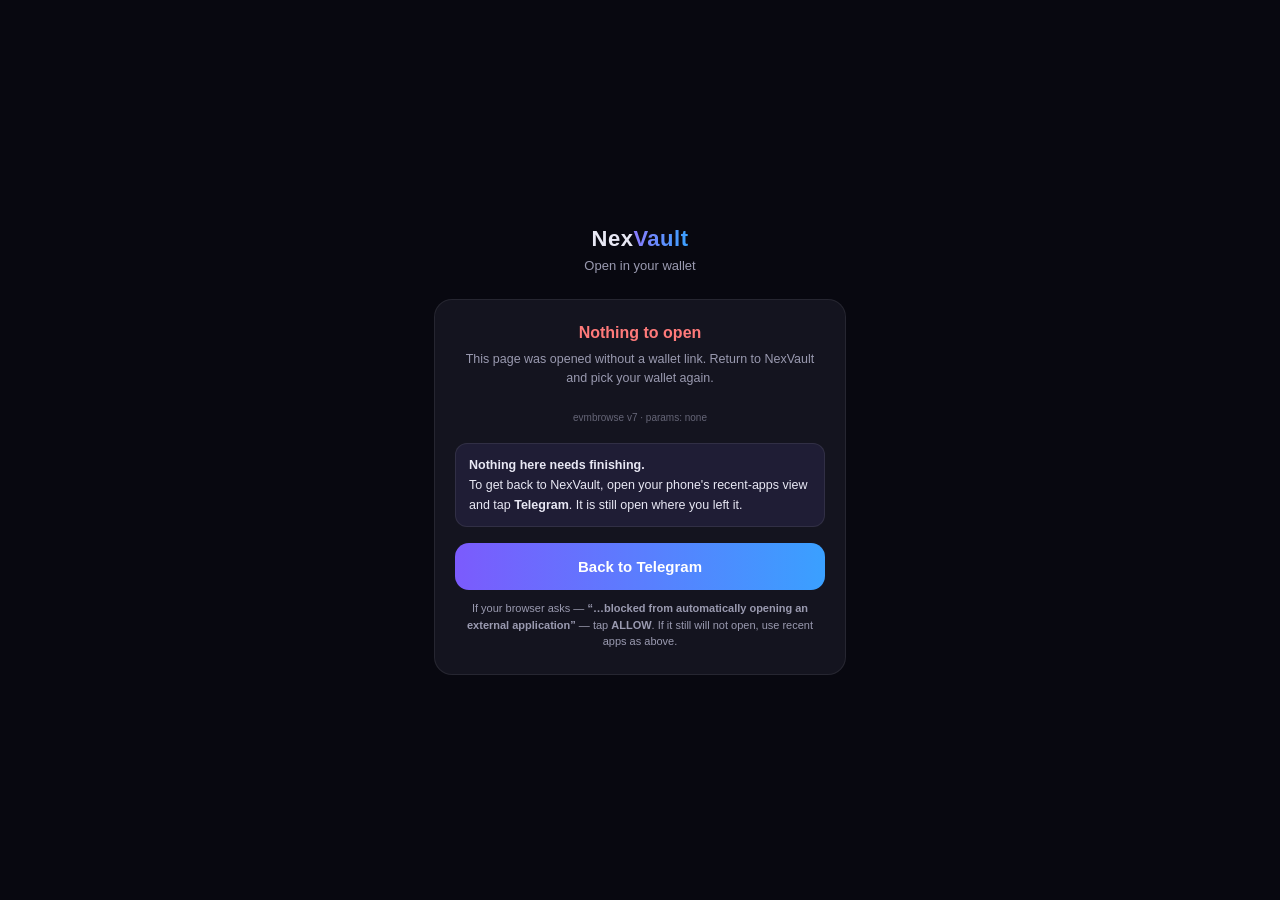
<file: evmbrowse.html>
<!doctype html>
<html lang="en">
  <head>
    <meta charset="UTF-8" />
    <meta name="viewport" content="width=device-width, initial-scale=1.0, viewport-fit=cover" />
    <meta http-equiv="Cache-Control" content="no-cache, no-store, must-revalidate" />
    <title>NexVault · Open in Wallet</title>
    <link rel="icon" type="image/png" href="/nexvault-app/icon.png" />
    <style>
      :root { --bg:#080810; --card:#14141f; --text:#e8e8f4; --muted:#9a9ab0; --line:rgba(255,255,255,.08); }
      * { box-sizing:border-box; -webkit-tap-highlight-color:transparent; }
      html,body { margin:0; padding:0; background:var(--bg); color:var(--text); min-height:100vh; font-family:-apple-system,BlinkMacSystemFont,"Segoe UI",Roboto,sans-serif; }
      .wrap { max-width:460px; margin:0 auto; min-height:100vh; display:flex; flex-direction:column; align-items:center; justify-content:center; padding:24px; text-align:center; }
      .logo { font-size:22px; font-weight:800; letter-spacing:.5px; margin-bottom:6px; }
      .logo span { background:linear-gradient(90deg,#8b7bfd,#3aa0ff); -webkit-background-clip:text; background-clip:text; color:transparent; }
      .sub { color:var(--muted); font-size:13px; margin-bottom:26px; }
      .card { width:100%; background:var(--card); border:1px solid var(--line); border-radius:18px; padding:24px 20px; }
      .status { font-size:16px; font-weight:700; margin-bottom:8px; }
      .detail { color:var(--muted); font-size:12.5px; line-height:1.55; }
      .err { color:#ff7a7a; }
      .btn { display:block; width:100%; margin-top:16px; padding:15px; border:none; border-radius:14px; font-size:15px; font-weight:700; cursor:pointer; color:#fff; background:linear-gradient(90deg,#7b5bfd,#3aa0ff); text-align:center; text-decoration:none; }
      .btn.secondary { background:rgba(255,255,255,.06); border:1px solid var(--line); color:var(--text); }
      .note { color:var(--muted); font-size:11px; margin-top:14px; line-height:1.5; }
    </style>
  </head>
  <body>
    <div class="wrap">
      <div class="logo">Nex<span>Vault</span></div>
      <div class="sub" id="sub">Open in your wallet</div>
      <div class="card" id="card">
        <div class="status" id="status">Preparing…</div>
        <div class="detail" id="detail"></div>
      </div>
    </div>

    <script>
    (function () {
      "use strict";
      /* ╔═══════════════════════════════════════════════════════════════════════════╗
         ║ NexVault BROWSER-LAUNCH BRIDGE (evmbrowse.html)                            ║
         ║                                                                           ║
         ║ WHY THIS FILE EXISTS                                                      ║
         ║ Some wallets (OKX, TokenPocket, imToken, …) open their in-app dApp        ║
         ║ browser only via a NATIVE scheme (okx://, tpdapp://, imtokenv2://).        ║
         ║ Telegram's Mini App WebView can open ONLY http(s) via tg.openLink, so it   ║
         ║ cannot fire those schemes. This is a NORMAL browser page (opened by        ║
         ║ tg.openLink), so it CAN fire a native scheme — same trick as sol.html /    ║
         ║ wc.html.                                                                   ║
         ║                                                                           ║
         ║ DIFFERENCE FROM wc.html: wc.html establishes a WalletConnect pairing and   ║
         ║ then RETURNS the user to Telegram to finish the swap. Here the swap runs    ║
         ║ INSIDE the wallet's own browser (window.ethereum injected), so the user    ║
         ║ must STAY in the wallet browser. Therefore this page has NO auto-return.    ║
         ║                                                                           ║
         ║ SAFE: this page only delivers a deep link the app already built. It holds  ║
         ║ no keys and never sees funds.                                             ║
         ║                                                                           ║
         ║ RULE (from sol.html / wc.html): the wallet MUST be opened by a REAL USER   ║
         ║ TAP on an anchor — a programmatic redirect to a custom scheme is blocked   ║
         ║ by iOS/Android. Never use intent:// (crashes the Telegram WebView; also    ║
         ║ irrelevant here since we are outside Telegram).                            ║
         ╚═══════════════════════════════════════════════════════════════════════════╝ */

      // ── RETURNING TO TELEGRAM ─────────────────────────────────────────────────
      // 🔴 2026-08-14 — THIS PAGE STILL HAD BOTH BUGS evm.html AND sol.html WERE FIXED FOR.
      // Reported: tapping "Back to NexVault in Telegram" opened a SECOND Mini App on top of
      // the one the user left, so two instances were live at once.
      //  1. ⛔ `?startapp=home` IS THE LAUNCH PARAM, AND THE LAUNCH PARAM IS THE BUG. It tells
      //     Telegram to START the Mini App, so returning always spawns a new session instead
      //     of resuming the existing one. sol.html dropped it months ago; evm.html on
      //     2026-08-05. This page was never updated — the same "copied the model but not this
      //     piece" gap already recorded for the swap record and the explorer map.
      //  2. ⛔ A SCRIPTED location.replace TO A SCHEME IS BLOCKED. The browser treats THE PAGE
      //     as launching an external app, which is exactly what the block dialog exists for.
      //     An anchor the user TAPS is a valid user gesture and is permitted.
      // ⚠️ intent:// is safe HERE — this is a normal browser page, not the Telegram WebView
      // where it crashes (Fix #73). ⛔ NO `package=`: Telegram ships as org.telegram.messenger,
      // .web and Telegram X, and naming one sends a user who HAS Telegram to the Play Store
      // (the b129 trap). `scheme=tg` resolves against whichever app registers it.
      var IS_ANDROID = /android/i.test(navigator.userAgent || "");
      var TG_WEB = "https://t.me/TheNexVaultBot";     // no launch param: cannot spawn an instance
      var TG = IS_ANDROID
        ? "intent://resolve?domain=TheNexVaultBot#Intent;scheme=tg;S.browser_fallback_url="
          + encodeURIComponent(TG_WEB) + ";end"
        : "tg://resolve?domain=TheNexVaultBot";

      var params  = new URLSearchParams(location.search);
      var wname   = params.get("name") || "your wallet";
      // dl = the COMPLETE native browser-open deep link, built by the app.
      var deepLink = params.get("dl") || "";

      /* ── ANDROID: convert the plain custom scheme to an intent:// URL ────────────
         A plain `scheme://…` anchor is UNRELIABLE on Android — Chrome / the in-app
         browser silently ignore it, which is why tapping "Open OKX" did nothing.
         Android launches an app reliably via an intent:// URL. This is the SAME
         proven mechanism sol.html uses for Phantom.
         (intent:// is safe HERE — this is a normal browser page, NOT the Telegram
         Mini App WebView where intent:// crashes.)

         intent:// MUST name the package to launch these wallets — scheme-only did
         NOTHING for OKX (b130). But it has to be the RIGHT package: b129 pinned OKX's
         standalone-wallet id `com.okx.wallet` and Chrome bounced to the Play Store
         because Guru actually has the MAIN OKX app `com.okinc.okex.gp` (its Web3
         wallet lives inside the exchange app). With the correct package, the Play
         Store shows ONLY when the app is genuinely not installed — the desired
         behaviour. Package ids verified on Google Play (see CLAUDE.md).
         iOS handles the custom scheme from a user tap, so it is left unchanged. */
      // ⛔ A SCHEME CAN HAVE MORE THAN ONE LIVE PACKAGE, AND NAMING THE WRONG ONE SENDS A
      // USER WHO HAS THE APP TO THE PLAY STORE. That is the b129 trap: `com.okx.wallet` is
      // OKX's STANDALONE wallet, and the owner had the main exchange app, so four builds went
      // chasing package ids. TronLink ships TWO live listings from the same developer —
      // "TronLink Pro" (com.tronlinkpro.wallet, self-described as >90% of TRON users) and
      // "TronLink Global" (com.tronlink.global) — so this time the second one is known in
      // ADVANCE rather than discovered on a device. Values are therefore a LIST: the first is
      // the primary button, any others get their own clearly-labelled fallback link below it.
      // ⛔ Do NOT "simplify" a single-entry list back to a bare string.
      var PKG = {
        "okx":              ["com.okx.wallet"],        // OKX Wallet: Portal to Web3 (confirmed installed)
        "imtokenv2":        ["im.token.app"],          // imToken
        "tpdapp":           ["vip.mytokenpocket"],     // TokenPocket
        "tronlinkoutside":  ["com.tronlinkpro.wallet", // TronLink Pro — the flagship listing
                             "com.tronlink.global"]    // TronLink Global — same developer, also live
      };
      var isAndroid = /android/i.test(navigator.userAgent || "");
      var altLinks  = [];                       // [{pkg, href}] for every package after the first
      if (isAndroid && deepLink) {
        var m = deepLink.match(/^([a-z0-9.+-]+):\/\/(.*)$/i);
        var pkgs = m && PKG[m[1].toLowerCase()];
        if (pkgs && pkgs.length) {
          var mk = function (pkg) {
            return "intent://" + m[2] + "#Intent;scheme=" + m[1] + ";package=" + pkg + ";end";
          };
          deepLink = mk(pkgs[0]);
          for (var _i = 1; _i < pkgs.length; _i++) altLinks.push({ pkg: pkgs[_i], href: mk(pkgs[_i]) });
        }
      }

      var elStatus = document.getElementById("status");
      var elDetail = document.getElementById("detail");
      var elCard   = document.getElementById("card");
      var elSub    = document.getElementById("sub");

      function show(title, detail, cls) {
        elStatus.textContent = title;
        elStatus.className = "status" + (cls ? " " + cls : "");
        elDetail.innerHTML = detail || "";
      }
      function addButton(label, onClick, secondary) {
        var b = document.createElement("button");
        b.className = "btn" + (secondary ? " secondary" : "");
        b.textContent = label;
        b.onclick = onClick;
        elCard.appendChild(b);
        return b;
      }
      function addLinkButton(label, href, secondary) {
        var a = document.createElement("a");
        a.className = "btn" + (secondary ? " secondary" : "");
        a.textContent = label;
        a.href = href;
        a.rel = "noopener";
        elCard.appendChild(a);
        return a;
      }
      // ⛔ A REAL ANCHOR, PLUS THE INSTRUCTION THAT ALWAYS WORKS ABOVE IT. Identical to
      // evm.html/sol.html: the recent-apps route is the only guaranteed one, so it must not
      // sit BEHIND a control that may be blocked. The Mini App is still running — we never
      // send a launch param, so nothing was closed.
      function addTgButton(secondary, label) {
        var lead = document.createElement("div");
        lead.style.cssText = "margin-top:16px;color:#e8e8f4;font-size:12.5px;line-height:1.6;background:rgba(139,123,253,.10);border:1px solid rgba(255,255,255,.08);border-radius:12px;padding:11px 13px;text-align:left;";
        lead.innerHTML = "<b>Nothing here needs finishing.</b><br>"
                       + "To get back to NexVault, open your phone's recent-apps view and tap "
                       + "<b>Telegram</b>. It is still open where you left it.";
        elCard.appendChild(lead);
        var a = document.createElement("a");
        a.className = "btn" + ((secondary || IS_ANDROID) ? " secondary" : "");
        a.textContent = label || (IS_ANDROID ? "Try reopening Telegram" : "Back to Telegram");
        a.href = TG; a.rel = "noopener";
        elCard.appendChild(a);
        var hint = document.createElement("div");
        hint.style.cssText = "color:#9a9ab0;font-size:11px;margin-top:10px;line-height:1.5;";
        hint.innerHTML = "If your browser asks — <b>\u201c\u2026blocked from automatically opening "
                       + "an external application\u201d</b> — tap <b>ALLOW</b>. If it still will not "
                       + "open, use recent apps as above.";
        elCard.appendChild(hint);
        return a;
      }

      if (!deepLink) {
        show("Nothing to open",
             "This page was opened without a wallet link. Return to NexVault and pick your wallet again."
             + "<br><br><span style='font-size:10px;opacity:.6'>evmbrowse v7 · params: "
             + (Array.from(params.keys()).join(", ") || "none") + "</span>", "err");
        addTgButton(false);
        return;
      }

      elSub.textContent = "Open NexVault in " + wname;
      try { document.title = "NexVault · Open in " + wname + " (v1)"; } catch (e) {}
      show(
        "Tap to open " + wname,
        "NexVault will open inside " + wname + "'s built-in browser, already connected. "
        + "Complete your swap right there — you do not need to come back here."
      );

      var opened = false;
      var openBtn = addLinkButton("Open " + wname, deepLink);
      addTgButton(true);

      openBtn.addEventListener("click", function () {
        opened = true;
        setTimeout(function () {
          show(
            "Opening " + wname + "…",
            "NexVault should now be loading inside " + wname + "'s browser, connected and ready. "
            + "Finish your swap there. If nothing opened, tap again."
          );
          openBtn.className = "btn secondary";
          openBtn.textContent = "Open " + wname + " again";
        }, 900);
      });

      // ⛔ AN ALTERNATE PACKAGE IS AN ALTERNATE BUTTON, NOT A GUESS. We cannot detect which
      // build the user has, and an intent naming the wrong package lands on the Play Store —
      // which reads as "the app is not installed" to someone who is looking at its icon. So we
      // never guess: the second listing gets its own honest link, shown only where it applies.
      for (var _a = 0; _a < altLinks.length; _a++) {
        addLinkButton("Nothing opened? Try the other " + wname + " app",
                      altLinks[_a].href, true)
          .title = altLinks[_a].pkg;
      }

      // If the wallet never opened, it is probably not installed. Say so plainly.
      setTimeout(function () {
        if (!opened) {
          elDetail.innerHTML =
            "If nothing happens when you tap Open, " + wname +
            " may not be installed on this device."
            + (altLinks.length ? " " + wname + " also ships under a second name on Android — the"
                               + " grey button above opens that one." : "");
        }
      }, 12000);
    })();
    </script>
  </body>
</html>
</file>
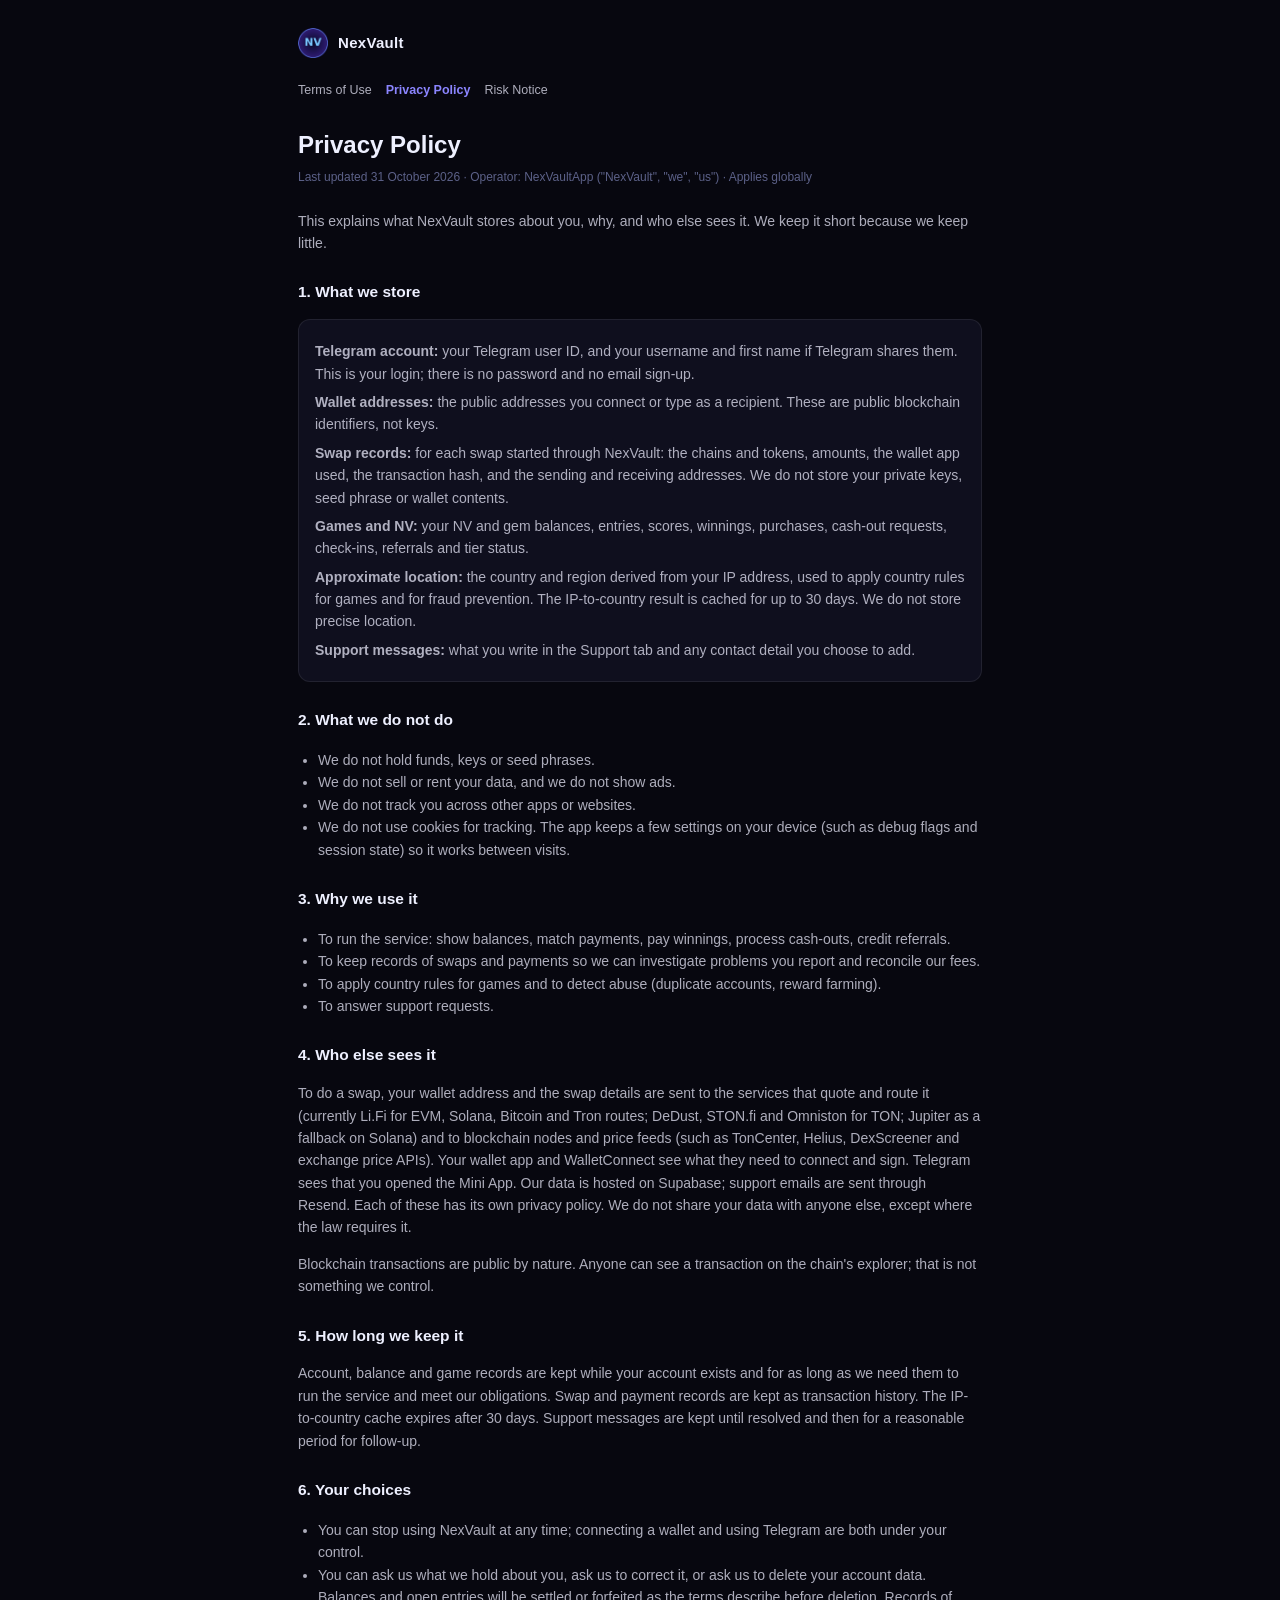
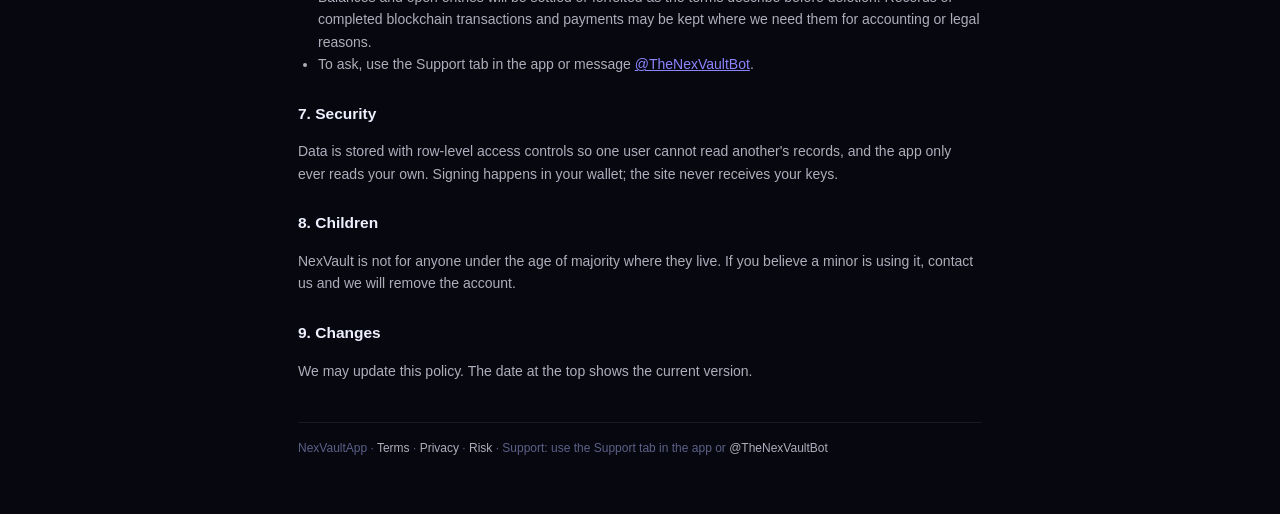
<file: privacy.html>
<!doctype html>
<html lang="en">
<head>
<meta charset="utf-8" />
<meta name="viewport" content="width=device-width, initial-scale=1.0, viewport-fit=cover" />
<meta name="robots" content="index,follow" />
<title>Privacy Policy · NexVault</title>
<link rel="icon" type="image/png" href="/icon.png" />
<style>
  :root{--bg:#07070f;--surface:#0f0f1e;--text:#eef0ff;--text2:rgba(238,238,255,.72);--faint:#5c6188;--line:rgba(255,255,255,.08);--accent:#8b85ff}
  *{box-sizing:border-box}
  body{margin:0;background:var(--bg);color:var(--text);font-family:-apple-system,BlinkMacSystemFont,"Segoe UI",Roboto,Inter,sans-serif;-webkit-font-smoothing:antialiased;line-height:1.6}
  main{max-width:720px;margin:0 auto;padding:28px 18px 56px}
  .brand{display:flex;align-items:center;gap:10px;margin-bottom:22px;text-decoration:none;color:var(--text)}
  .brand img{width:30px;height:30px;border-radius:8px}
  .brand b{font-size:15px;letter-spacing:.02em}
  nav{display:flex;gap:14px;font-size:12.5px;margin-bottom:26px;color:var(--faint)}
  nav a{color:var(--text2);text-decoration:none} nav a.on{color:var(--accent);font-weight:600}
  h1{font-size:24px;margin:0 0 4px} .upd{color:var(--faint);font-size:12px;margin-bottom:22px}
  h2{font-size:15.5px;margin:26px 0 8px;color:var(--text)} p,li{color:var(--text2);font-size:14px} ul{padding-left:20px}
  .box{background:var(--surface);border:1px solid var(--line);border-radius:12px;padding:14px 16px;margin:14px 0}
  .box p{margin:6px 0} .warn{border-color:rgba(255,120,120,.35);background:rgba(255,90,90,.06)}
  footer{margin-top:40px;padding-top:16px;border-top:1px solid var(--line);font-size:12px;color:var(--faint)}
  footer a{color:var(--text2);text-decoration:none}
  a{color:var(--accent)}
</style>
</head>
<body>
<main>
<a class="brand" href="/"><img src="/icon.png" alt="" /><b>NexVault</b></a>
<nav>
  <a href="/terms.html" class="">Terms of Use</a>
  <a href="/privacy.html" class="on">Privacy Policy</a>
  <a href="/risk.html" class="">Risk Notice</a>
</nav>
<h1>Privacy Policy</h1>
<div class="upd">Last updated 31 October 2026 · Operator: NexVaultApp ("NexVault", "we", "us") · Applies globally</div>

<p>This explains what NexVault stores about you, why, and who else sees it. We keep it short because we keep little.</p>

<h2>1. What we store</h2>
<div class="box">
  <p><b>Telegram account:</b> your Telegram user ID, and your username and first name if Telegram shares them. This is your login; there is no password and no email sign-up.</p>
  <p><b>Wallet addresses:</b> the public addresses you connect or type as a recipient. These are public blockchain identifiers, not keys.</p>
  <p><b>Swap records:</b> for each swap started through NexVault: the chains and tokens, amounts, the wallet app used, the transaction hash, and the sending and receiving addresses. We do not store your private keys, seed phrase or wallet contents.</p>
  <p><b>Games and NV:</b> your NV and gem balances, entries, scores, winnings, purchases, cash-out requests, check-ins, referrals and tier status.</p>
  <p><b>Approximate location:</b> the country and region derived from your IP address, used to apply country rules for games and for fraud prevention. The IP-to-country result is cached for up to 30 days. We do not store precise location.</p>
  <p><b>Support messages:</b> what you write in the Support tab and any contact detail you choose to add.</p>
</div>

<h2>2. What we do not do</h2>
<ul>
  <li>We do not hold funds, keys or seed phrases.</li>
  <li>We do not sell or rent your data, and we do not show ads.</li>
  <li>We do not track you across other apps or websites.</li>
  <li>We do not use cookies for tracking. The app keeps a few settings on your device (such as debug flags and session state) so it works between visits.</li>
</ul>

<h2>3. Why we use it</h2>
<ul>
  <li>To run the service: show balances, match payments, pay winnings, process cash-outs, credit referrals.</li>
  <li>To keep records of swaps and payments so we can investigate problems you report and reconcile our fees.</li>
  <li>To apply country rules for games and to detect abuse (duplicate accounts, reward farming).</li>
  <li>To answer support requests.</li>
</ul>

<h2>4. Who else sees it</h2>
<p>To do a swap, your wallet address and the swap details are sent to the services that quote and route it (currently Li.Fi for EVM, Solana, Bitcoin and Tron routes; DeDust, STON.fi and Omniston for TON; Jupiter as a fallback on Solana) and to blockchain nodes and price feeds (such as TonCenter, Helius, DexScreener and exchange price APIs). Your wallet app and WalletConnect see what they need to connect and sign. Telegram sees that you opened the Mini App. Our data is hosted on Supabase; support emails are sent through Resend. Each of these has its own privacy policy. We do not share your data with anyone else, except where the law requires it.</p>
<p>Blockchain transactions are public by nature. Anyone can see a transaction on the chain's explorer; that is not something we control.</p>

<h2>5. How long we keep it</h2>
<p>Account, balance and game records are kept while your account exists and for as long as we need them to run the service and meet our obligations. Swap and payment records are kept as transaction history. The IP-to-country cache expires after 30 days. Support messages are kept until resolved and then for a reasonable period for follow-up.</p>

<h2>6. Your choices</h2>
<ul>
  <li>You can stop using NexVault at any time; connecting a wallet and using Telegram are both under your control.</li>
  <li>You can ask us what we hold about you, ask us to correct it, or ask us to delete your account data. Balances and open entries will be settled or forfeited as the terms describe before deletion. Records of completed blockchain transactions and payments may be kept where we need them for accounting or legal reasons.</li>
  <li>To ask, use the Support tab in the app or message <a href="https://t.me/TheNexVaultBot">@TheNexVaultBot</a>.</li>
</ul>

<h2>7. Security</h2>
<p>Data is stored with row-level access controls so one user cannot read another's records, and the app only ever reads your own. Signing happens in your wallet; the site never receives your keys.</p>

<h2>8. Children</h2>
<p>NexVault is not for anyone under the age of majority where they live. If you believe a minor is using it, contact us and we will remove the account.</p>

<h2>9. Changes</h2>
<p>We may update this policy. The date at the top shows the current version.</p>
<footer>
  NexVaultApp · <a href="/terms.html">Terms</a> · <a href="/privacy.html">Privacy</a> · <a href="/risk.html">Risk</a> · Support: use the Support tab in the app or <a href="https://t.me/TheNexVaultBot">@TheNexVaultBot</a>
</footer>
</main>
</body>
</html>
</file>
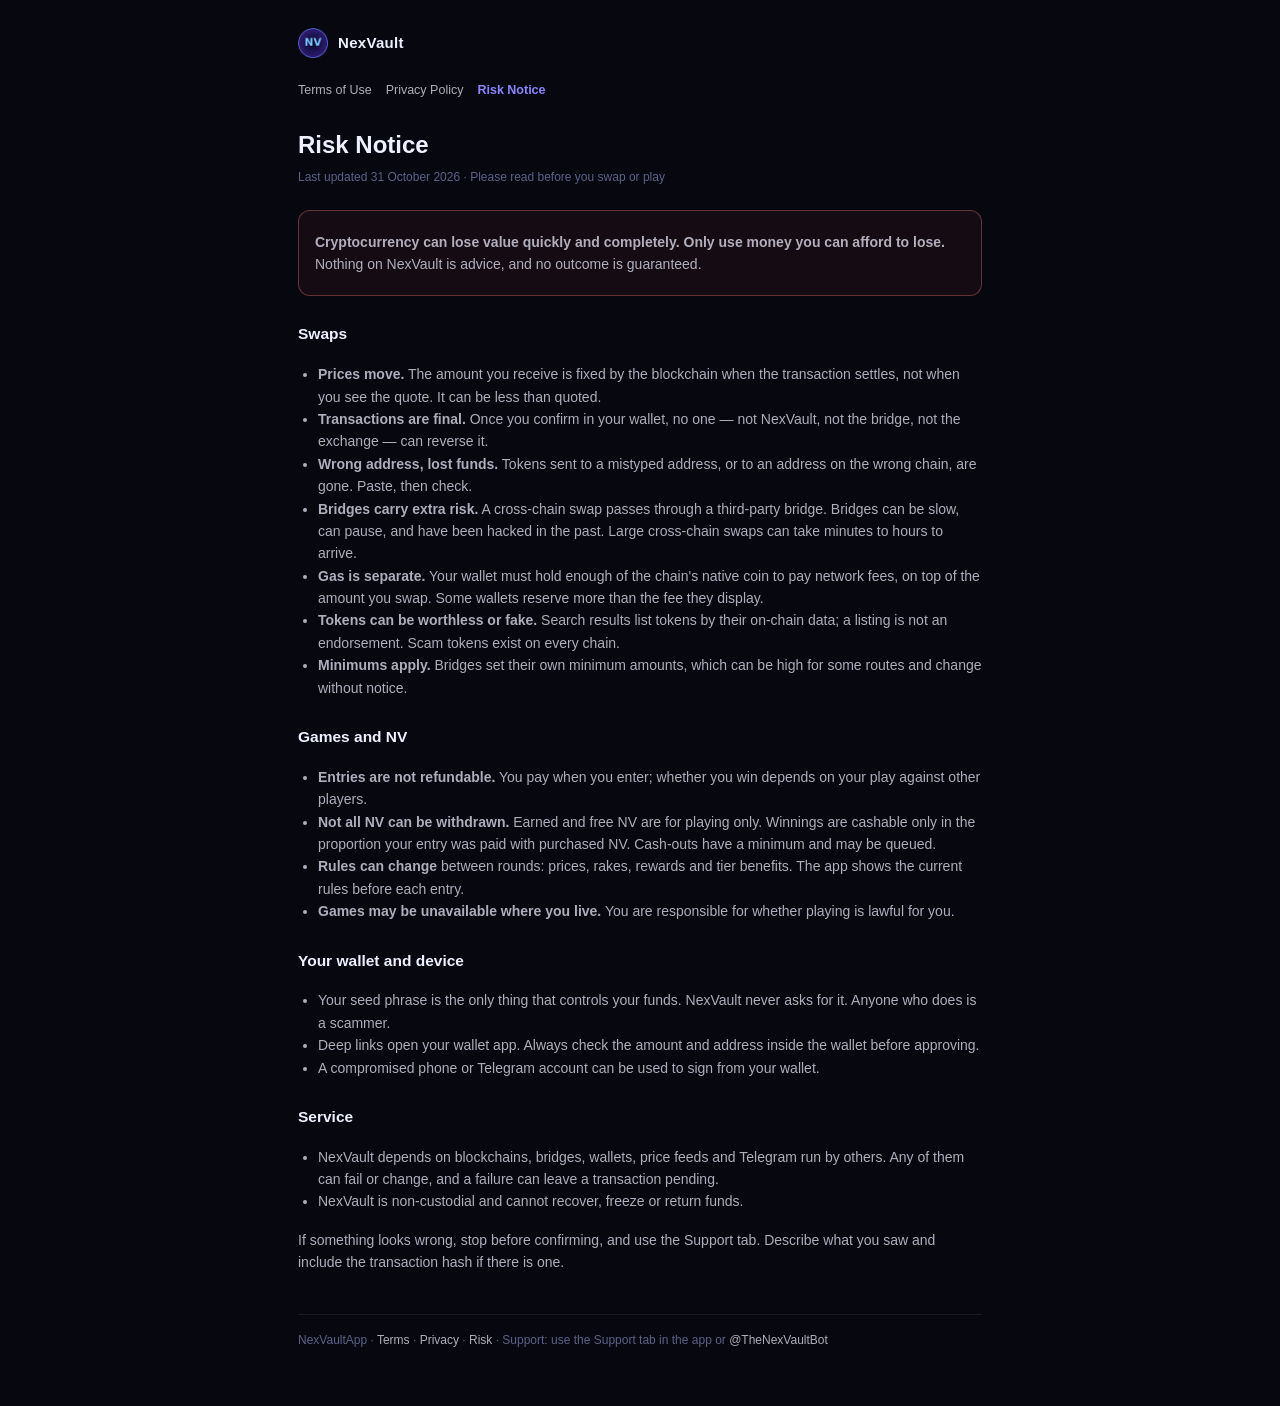
<file: risk.html>
<!doctype html>
<html lang="en">
<head>
<meta charset="utf-8" />
<meta name="viewport" content="width=device-width, initial-scale=1.0, viewport-fit=cover" />
<meta name="robots" content="index,follow" />
<title>Risk Notice · NexVault</title>
<link rel="icon" type="image/png" href="/icon.png" />
<style>
  :root{--bg:#07070f;--surface:#0f0f1e;--text:#eef0ff;--text2:rgba(238,238,255,.72);--faint:#5c6188;--line:rgba(255,255,255,.08);--accent:#8b85ff}
  *{box-sizing:border-box}
  body{margin:0;background:var(--bg);color:var(--text);font-family:-apple-system,BlinkMacSystemFont,"Segoe UI",Roboto,Inter,sans-serif;-webkit-font-smoothing:antialiased;line-height:1.6}
  main{max-width:720px;margin:0 auto;padding:28px 18px 56px}
  .brand{display:flex;align-items:center;gap:10px;margin-bottom:22px;text-decoration:none;color:var(--text)}
  .brand img{width:30px;height:30px;border-radius:8px}
  .brand b{font-size:15px;letter-spacing:.02em}
  nav{display:flex;gap:14px;font-size:12.5px;margin-bottom:26px;color:var(--faint)}
  nav a{color:var(--text2);text-decoration:none} nav a.on{color:var(--accent);font-weight:600}
  h1{font-size:24px;margin:0 0 4px} .upd{color:var(--faint);font-size:12px;margin-bottom:22px}
  h2{font-size:15.5px;margin:26px 0 8px;color:var(--text)} p,li{color:var(--text2);font-size:14px} ul{padding-left:20px}
  .box{background:var(--surface);border:1px solid var(--line);border-radius:12px;padding:14px 16px;margin:14px 0}
  .box p{margin:6px 0} .warn{border-color:rgba(255,120,120,.35);background:rgba(255,90,90,.06)}
  footer{margin-top:40px;padding-top:16px;border-top:1px solid var(--line);font-size:12px;color:var(--faint)}
  footer a{color:var(--text2);text-decoration:none}
  a{color:var(--accent)}
</style>
</head>
<body>
<main>
<a class="brand" href="/"><img src="/icon.png" alt="" /><b>NexVault</b></a>
<nav>
  <a href="/terms.html" class="">Terms of Use</a>
  <a href="/privacy.html" class="">Privacy Policy</a>
  <a href="/risk.html" class="on">Risk Notice</a>
</nav>
<h1>Risk Notice</h1>
<div class="upd">Last updated 31 October 2026 · Please read before you swap or play</div>

<div class="box warn">
  <p><b>Cryptocurrency can lose value quickly and completely. Only use money you can afford to lose.</b> Nothing on NexVault is advice, and no outcome is guaranteed.</p>
</div>

<h2>Swaps</h2>
<ul>
  <li><b>Prices move.</b> The amount you receive is fixed by the blockchain when the transaction settles, not when you see the quote. It can be less than quoted.</li>
  <li><b>Transactions are final.</b> Once you confirm in your wallet, no one — not NexVault, not the bridge, not the exchange — can reverse it.</li>
  <li><b>Wrong address, lost funds.</b> Tokens sent to a mistyped address, or to an address on the wrong chain, are gone. Paste, then check.</li>
  <li><b>Bridges carry extra risk.</b> A cross-chain swap passes through a third-party bridge. Bridges can be slow, can pause, and have been hacked in the past. Large cross-chain swaps can take minutes to hours to arrive.</li>
  <li><b>Gas is separate.</b> Your wallet must hold enough of the chain's native coin to pay network fees, on top of the amount you swap. Some wallets reserve more than the fee they display.</li>
  <li><b>Tokens can be worthless or fake.</b> Search results list tokens by their on-chain data; a listing is not an endorsement. Scam tokens exist on every chain.</li>
  <li><b>Minimums apply.</b> Bridges set their own minimum amounts, which can be high for some routes and change without notice.</li>
</ul>

<h2>Games and NV</h2>
<ul>
  <li><b>Entries are not refundable.</b> You pay when you enter; whether you win depends on your play against other players.</li>
  <li><b>Not all NV can be withdrawn.</b> Earned and free NV are for playing only. Winnings are cashable only in the proportion your entry was paid with purchased NV. Cash-outs have a minimum and may be queued.</li>
  <li><b>Rules can change</b> between rounds: prices, rakes, rewards and tier benefits. The app shows the current rules before each entry.</li>
  <li><b>Games may be unavailable where you live.</b> You are responsible for whether playing is lawful for you.</li>
</ul>

<h2>Your wallet and device</h2>
<ul>
  <li>Your seed phrase is the only thing that controls your funds. NexVault never asks for it. Anyone who does is a scammer.</li>
  <li>Deep links open your wallet app. Always check the amount and address inside the wallet before approving.</li>
  <li>A compromised phone or Telegram account can be used to sign from your wallet.</li>
</ul>

<h2>Service</h2>
<ul>
  <li>NexVault depends on blockchains, bridges, wallets, price feeds and Telegram run by others. Any of them can fail or change, and a failure can leave a transaction pending.</li>
  <li>NexVault is non-custodial and cannot recover, freeze or return funds.</li>
</ul>

<p>If something looks wrong, stop before confirming, and use the Support tab. Describe what you saw and include the transaction hash if there is one.</p>
<footer>
  NexVaultApp · <a href="/terms.html">Terms</a> · <a href="/privacy.html">Privacy</a> · <a href="/risk.html">Risk</a> · Support: use the Support tab in the app or <a href="https://t.me/TheNexVaultBot">@TheNexVaultBot</a>
</footer>
</main>
</body>
</html>
</file>
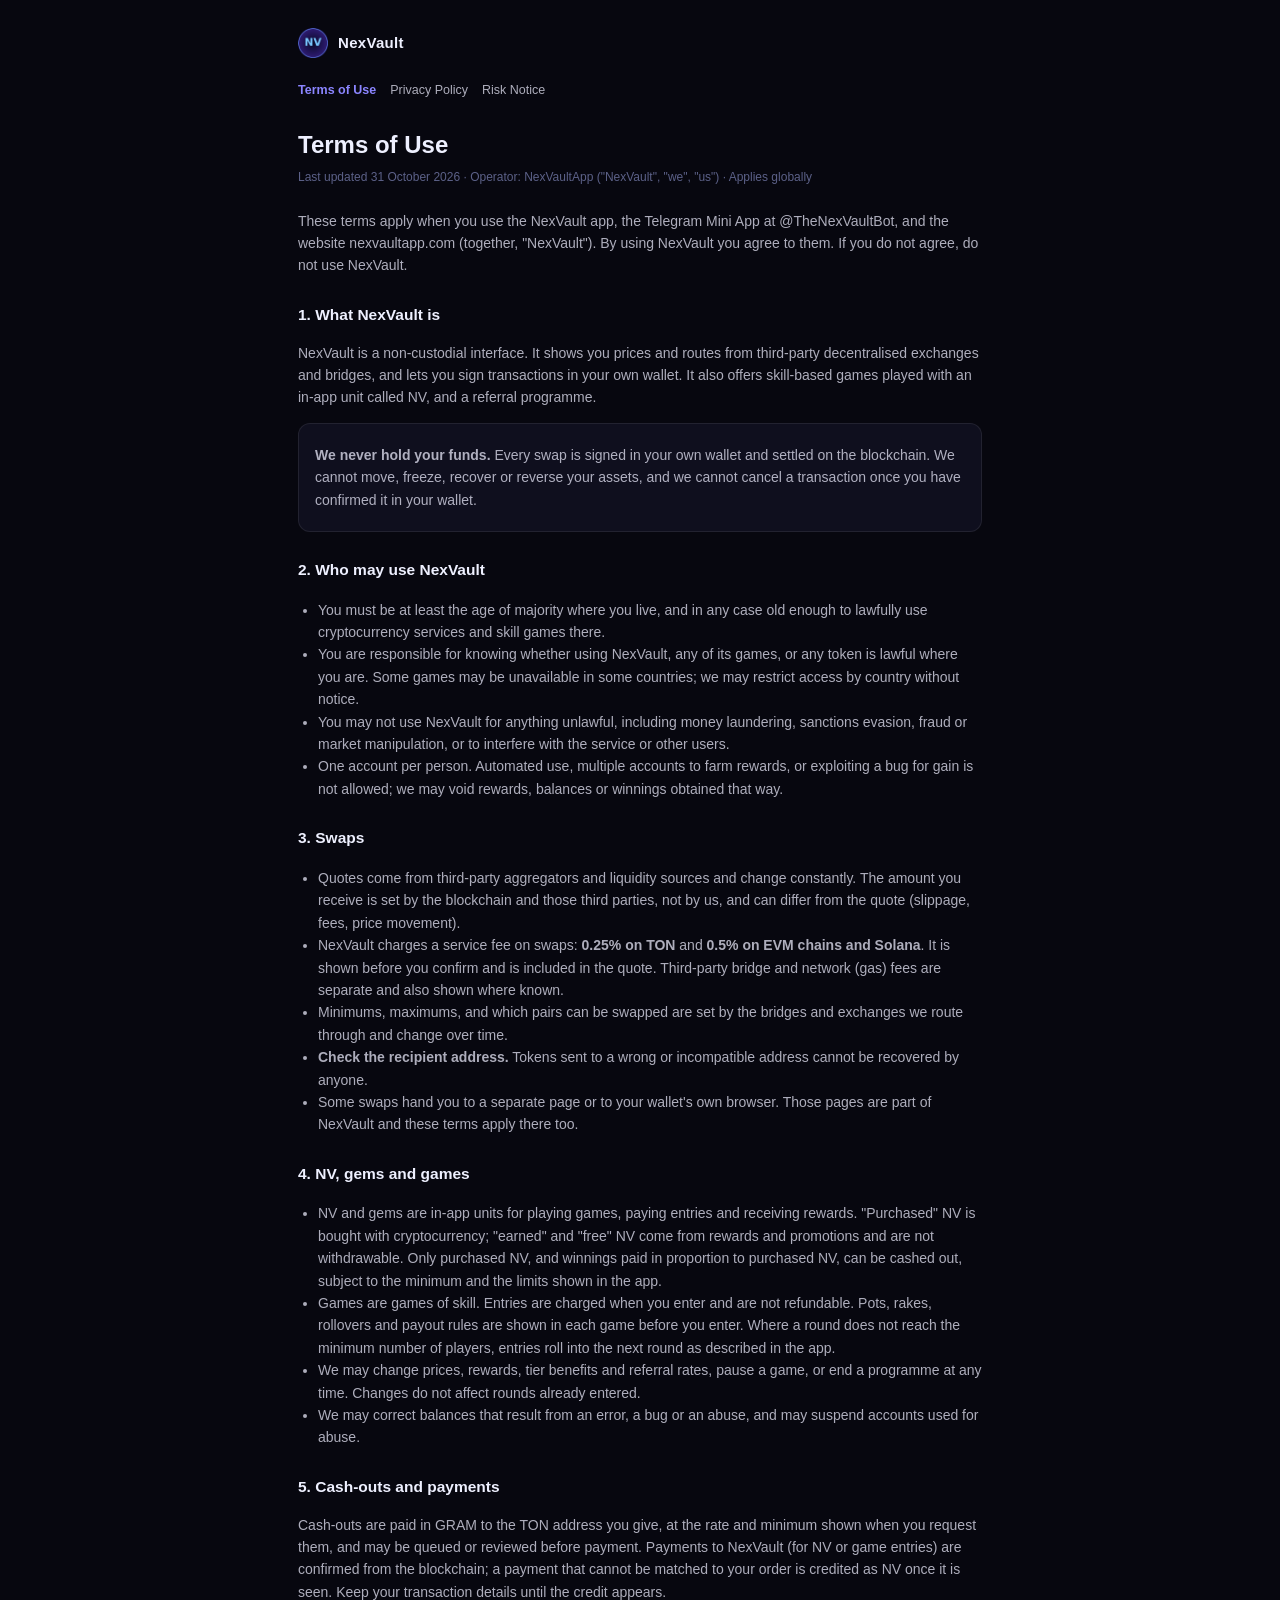
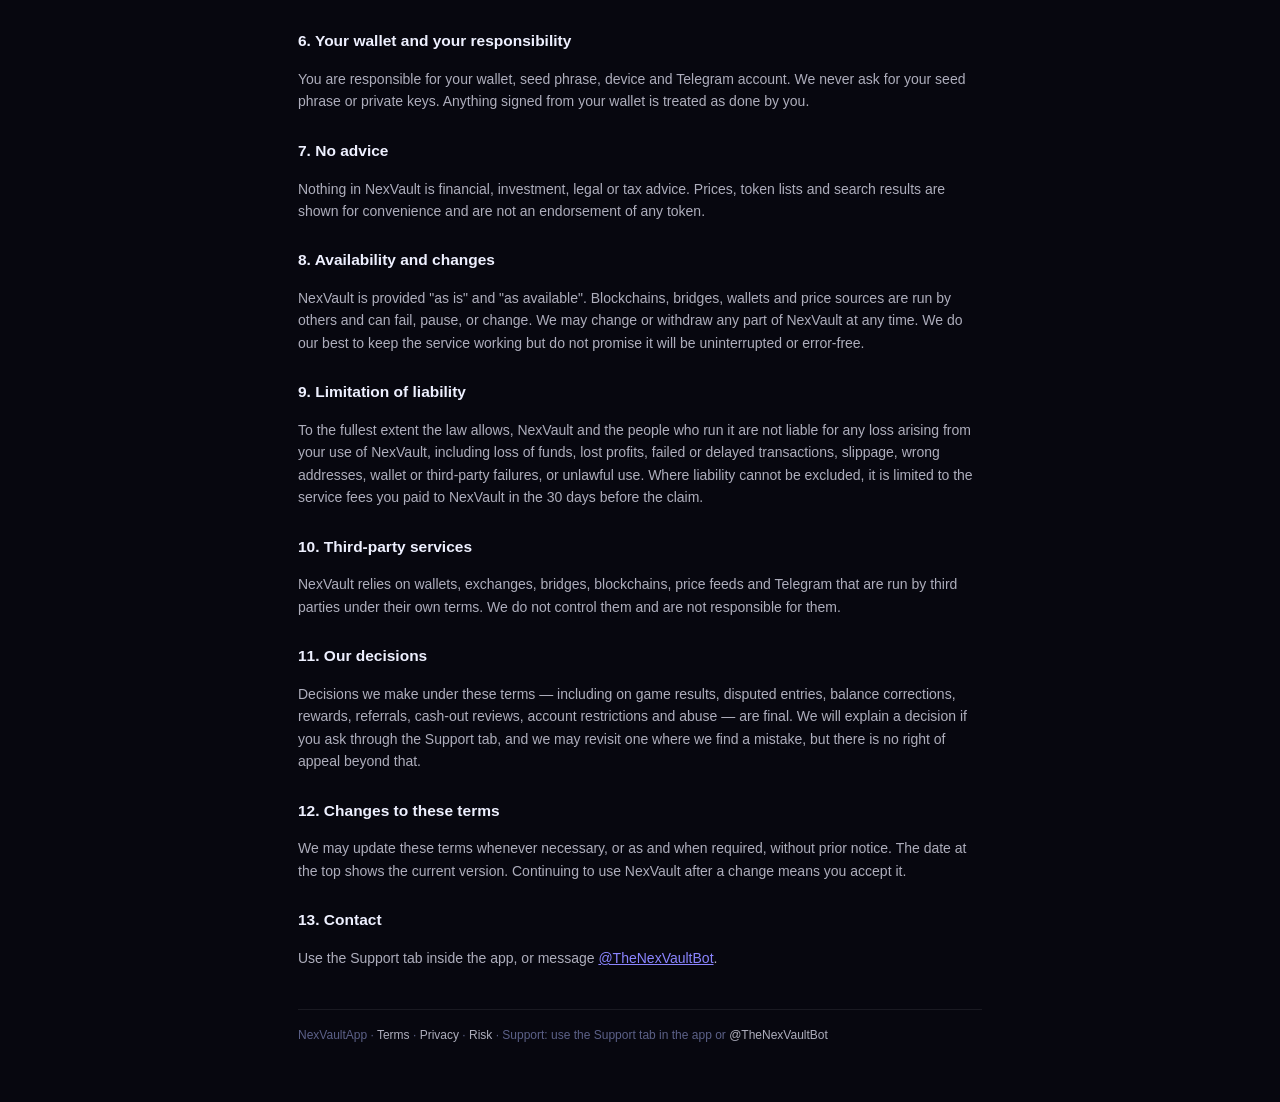
<file: terms.html>
<!doctype html>
<html lang="en">
<head>
<meta charset="utf-8" />
<meta name="viewport" content="width=device-width, initial-scale=1.0, viewport-fit=cover" />
<meta name="robots" content="index,follow" />
<title>Terms of Use · NexVault</title>
<link rel="icon" type="image/png" href="/icon.png" />
<style>
  :root{--bg:#07070f;--surface:#0f0f1e;--text:#eef0ff;--text2:rgba(238,238,255,.72);--faint:#5c6188;--line:rgba(255,255,255,.08);--accent:#8b85ff}
  *{box-sizing:border-box}
  body{margin:0;background:var(--bg);color:var(--text);font-family:-apple-system,BlinkMacSystemFont,"Segoe UI",Roboto,Inter,sans-serif;-webkit-font-smoothing:antialiased;line-height:1.6}
  main{max-width:720px;margin:0 auto;padding:28px 18px 56px}
  .brand{display:flex;align-items:center;gap:10px;margin-bottom:22px;text-decoration:none;color:var(--text)}
  .brand img{width:30px;height:30px;border-radius:8px}
  .brand b{font-size:15px;letter-spacing:.02em}
  nav{display:flex;gap:14px;font-size:12.5px;margin-bottom:26px;color:var(--faint)}
  nav a{color:var(--text2);text-decoration:none} nav a.on{color:var(--accent);font-weight:600}
  h1{font-size:24px;margin:0 0 4px} .upd{color:var(--faint);font-size:12px;margin-bottom:22px}
  h2{font-size:15.5px;margin:26px 0 8px;color:var(--text)} p,li{color:var(--text2);font-size:14px} ul{padding-left:20px}
  .box{background:var(--surface);border:1px solid var(--line);border-radius:12px;padding:14px 16px;margin:14px 0}
  .box p{margin:6px 0} .warn{border-color:rgba(255,120,120,.35);background:rgba(255,90,90,.06)}
  footer{margin-top:40px;padding-top:16px;border-top:1px solid var(--line);font-size:12px;color:var(--faint)}
  footer a{color:var(--text2);text-decoration:none}
  a{color:var(--accent)}
</style>
</head>
<body>
<main>
<a class="brand" href="/"><img src="/icon.png" alt="" /><b>NexVault</b></a>
<nav>
  <a href="/terms.html" class="on">Terms of Use</a>
  <a href="/privacy.html" class="">Privacy Policy</a>
  <a href="/risk.html" class="">Risk Notice</a>
</nav>
<h1>Terms of Use</h1>
<div class="upd">Last updated 31 October 2026 · Operator: NexVaultApp ("NexVault", "we", "us") · Applies globally</div>

<p>These terms apply when you use the NexVault app, the Telegram Mini App at @TheNexVaultBot, and the website nexvaultapp.com (together, "NexVault"). By using NexVault you agree to them. If you do not agree, do not use NexVault.</p>

<h2>1. What NexVault is</h2>
<p>NexVault is a non-custodial interface. It shows you prices and routes from third-party decentralised exchanges and bridges, and lets you sign transactions in your own wallet. It also offers skill-based games played with an in-app unit called NV, and a referral programme.</p>
<div class="box">
  <p><b>We never hold your funds.</b> Every swap is signed in your own wallet and settled on the blockchain. We cannot move, freeze, recover or reverse your assets, and we cannot cancel a transaction once you have confirmed it in your wallet.</p>
</div>

<h2>2. Who may use NexVault</h2>
<ul>
  <li>You must be at least the age of majority where you live, and in any case old enough to lawfully use cryptocurrency services and skill games there.</li>
  <li>You are responsible for knowing whether using NexVault, any of its games, or any token is lawful where you are. Some games may be unavailable in some countries; we may restrict access by country without notice.</li>
  <li>You may not use NexVault for anything unlawful, including money laundering, sanctions evasion, fraud or market manipulation, or to interfere with the service or other users.</li>
  <li>One account per person. Automated use, multiple accounts to farm rewards, or exploiting a bug for gain is not allowed; we may void rewards, balances or winnings obtained that way.</li>
</ul>

<h2>3. Swaps</h2>
<ul>
  <li>Quotes come from third-party aggregators and liquidity sources and change constantly. The amount you receive is set by the blockchain and those third parties, not by us, and can differ from the quote (slippage, fees, price movement).</li>
  <li>NexVault charges a service fee on swaps: <b>0.25% on TON</b> and <b>0.5% on EVM chains and Solana</b>. It is shown before you confirm and is included in the quote. Third-party bridge and network (gas) fees are separate and also shown where known.</li>
  <li>Minimums, maximums, and which pairs can be swapped are set by the bridges and exchanges we route through and change over time.</li>
  <li><b>Check the recipient address.</b> Tokens sent to a wrong or incompatible address cannot be recovered by anyone.</li>
  <li>Some swaps hand you to a separate page or to your wallet's own browser. Those pages are part of NexVault and these terms apply there too.</li>
</ul>

<h2>4. NV, gems and games</h2>
<ul>
  <li>NV and gems are in-app units for playing games, paying entries and receiving rewards. "Purchased" NV is bought with cryptocurrency; "earned" and "free" NV come from rewards and promotions and are not withdrawable. Only purchased NV, and winnings paid in proportion to purchased NV, can be cashed out, subject to the minimum and the limits shown in the app.</li>
  <li>Games are games of skill. Entries are charged when you enter and are not refundable. Pots, rakes, rollovers and payout rules are shown in each game before you enter. Where a round does not reach the minimum number of players, entries roll into the next round as described in the app.</li>
  <li>We may change prices, rewards, tier benefits and referral rates, pause a game, or end a programme at any time. Changes do not affect rounds already entered.</li>
  <li>We may correct balances that result from an error, a bug or an abuse, and may suspend accounts used for abuse.</li>
</ul>

<h2>5. Cash-outs and payments</h2>
<p>Cash-outs are paid in GRAM to the TON address you give, at the rate and minimum shown when you request them, and may be queued or reviewed before payment. Payments to NexVault (for NV or game entries) are confirmed from the blockchain; a payment that cannot be matched to your order is credited as NV once it is seen. Keep your transaction details until the credit appears.</p>

<h2>6. Your wallet and your responsibility</h2>
<p>You are responsible for your wallet, seed phrase, device and Telegram account. We never ask for your seed phrase or private keys. Anything signed from your wallet is treated as done by you.</p>

<h2>7. No advice</h2>
<p>Nothing in NexVault is financial, investment, legal or tax advice. Prices, token lists and search results are shown for convenience and are not an endorsement of any token.</p>

<h2>8. Availability and changes</h2>
<p>NexVault is provided "as is" and "as available". Blockchains, bridges, wallets and price sources are run by others and can fail, pause, or change. We may change or withdraw any part of NexVault at any time. We do our best to keep the service working but do not promise it will be uninterrupted or error-free.</p>

<h2>9. Limitation of liability</h2>
<p>To the fullest extent the law allows, NexVault and the people who run it are not liable for any loss arising from your use of NexVault, including loss of funds, lost profits, failed or delayed transactions, slippage, wrong addresses, wallet or third-party failures, or unlawful use. Where liability cannot be excluded, it is limited to the service fees you paid to NexVault in the 30 days before the claim.</p>

<h2>10. Third-party services</h2>
<p>NexVault relies on wallets, exchanges, bridges, blockchains, price feeds and Telegram that are run by third parties under their own terms. We do not control them and are not responsible for them.</p>

<h2>11. Our decisions</h2>
<p>Decisions we make under these terms — including on game results, disputed entries, balance corrections, rewards, referrals, cash-out reviews, account restrictions and abuse — are final. We will explain a decision if you ask through the Support tab, and we may revisit one where we find a mistake, but there is no right of appeal beyond that.</p>

<h2>12. Changes to these terms</h2>
<p>We may update these terms whenever necessary, or as and when required, without prior notice. The date at the top shows the current version. Continuing to use NexVault after a change means you accept it.</p>

<h2>13. Contact</h2>
<p>Use the Support tab inside the app, or message <a href="https://t.me/TheNexVaultBot">@TheNexVaultBot</a>.</p>
<footer>
  NexVaultApp · <a href="/terms.html">Terms</a> · <a href="/privacy.html">Privacy</a> · <a href="/risk.html">Risk</a> · Support: use the Support tab in the app or <a href="https://t.me/TheNexVaultBot">@TheNexVaultBot</a>
</footer>
</main>
</body>
</html>
</file>
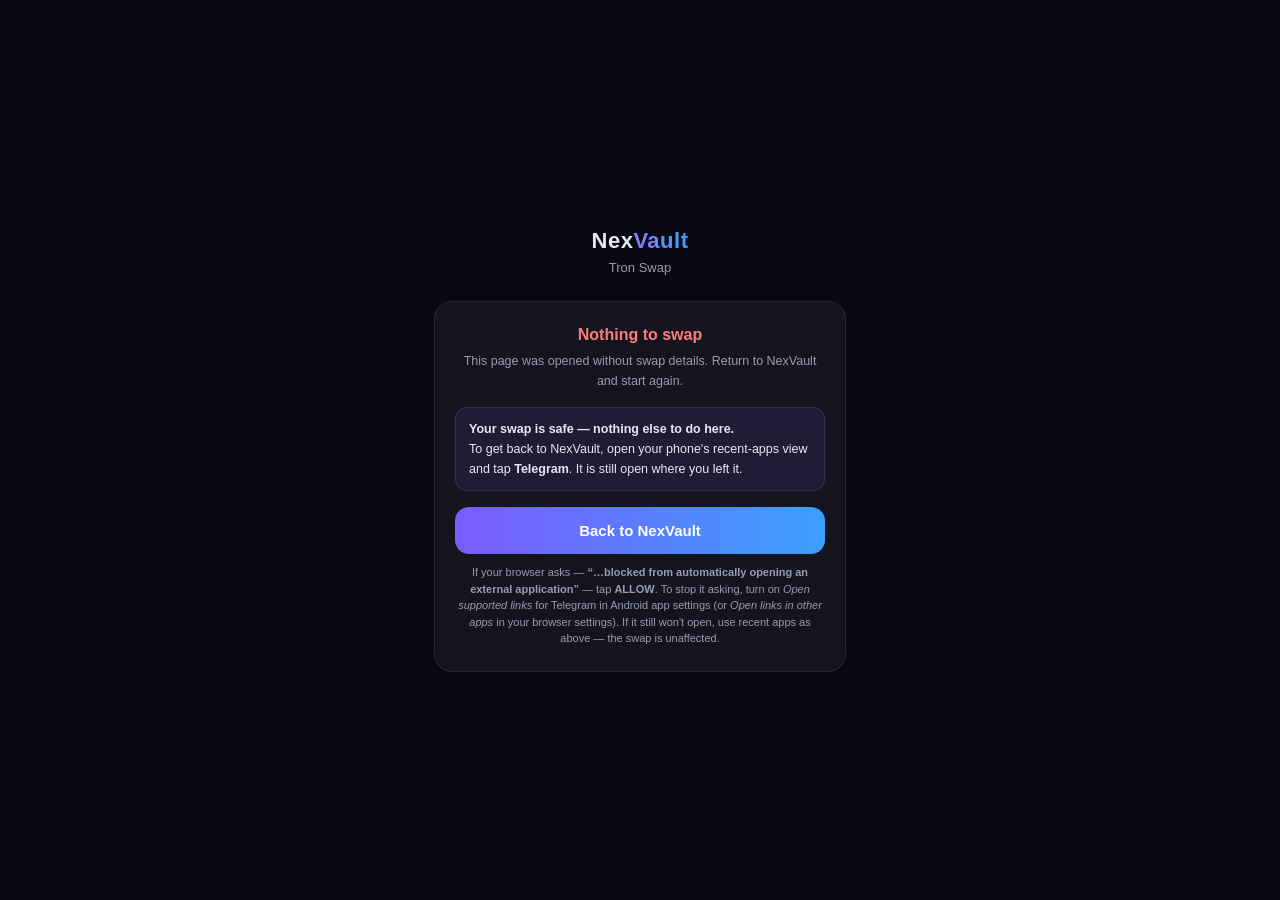
<file: trx.html>
<!doctype html>
<html lang="en">
  <head>
    <meta charset="UTF-8" />
    <meta name="viewport" content="width=device-width, initial-scale=1.0, viewport-fit=cover" />
    <meta http-equiv="Cache-Control" content="no-cache, no-store, must-revalidate" />
    <title>NexVault · Tron Swap</title>
    <link rel="icon" type="image/png" href="/nexvault-app/icon.png" />
    <style>
      :root { --bg:#080810; --card:#14141f; --text:#e8e8f4; --muted:#9a9ab0; --purple:#8b7bfd; --line:rgba(255,255,255,.08); }
      * { box-sizing:border-box; -webkit-tap-highlight-color:transparent; }
      html,body { margin:0; padding:0; background:var(--bg); color:var(--text); min-height:100vh; font-family:-apple-system,BlinkMacSystemFont,"Segoe UI",Roboto,sans-serif; }
      .wrap { max-width:460px; margin:0 auto; min-height:100vh; display:flex; flex-direction:column; align-items:center; justify-content:center; padding:24px; text-align:center; }
      .logo { font-size:22px; font-weight:800; letter-spacing:.5px; margin-bottom:6px; }
      .logo span { background:linear-gradient(90deg,#8b7bfd,#3aa0ff); -webkit-background-clip:text; background-clip:text; color:transparent; }
      .sub { color:var(--muted); font-size:13px; margin-bottom:26px; }
      .card { width:100%; background:var(--card); border:1px solid var(--line); border-radius:18px; padding:24px 20px; }
      .spinner { width:38px; height:38px; margin:0 auto 16px; border:3px solid rgba(255,255,255,.15); border-top-color:var(--purple); border-radius:50%; animation:spin .8s linear infinite; }
      @keyframes spin { to { transform:rotate(360deg); } }
      .status { font-size:16px; font-weight:700; margin-bottom:8px; }
      .detail { color:var(--muted); font-size:12.5px; line-height:1.55; }
      .ok { color:#7ee0a1; } .err { color:#ff7a7a; }
      .quote { margin-top:16px; text-align:left; border:1px solid var(--line); border-radius:12px; padding:12px 14px; background:rgba(0,0,0,.25); }
      .quote-row { display:flex; justify-content:space-between; font-size:13px; padding:4px 0; }
      .quote-row .k { color:var(--muted); } .quote-row .v { font-weight:600; }
      .quote-recv { color:#8b7bfd; font-weight:700; }
      .note { color:var(--muted); font-size:11px; margin-top:10px; line-height:1.5; }
      .warn { color:#ffcf7a; font-size:11.5px; margin-top:10px; line-height:1.55; text-align:left;
              background:rgba(255,207,122,.08); border:1px solid rgba(255,207,122,.22); border-radius:10px; padding:9px 11px; }
      .addr { color:var(--muted); font-size:11px; margin-top:12px; word-break:break-all; }
      .btn { display:block; width:100%; margin-top:16px; padding:15px; border:none; border-radius:14px; font-size:15px; font-weight:700; cursor:pointer; color:#fff; background:linear-gradient(90deg,#7b5bfd,#3aa0ff); text-align:center; text-decoration:none; }
      .btn.secondary { background:rgba(255,255,255,.06); border:1px solid var(--line); color:var(--text); }
      .btn[disabled] { opacity:.5; pointer-events:none; }
    </style>
  </head>
  <body>
    <div class="wrap">
      <div class="logo">Nex<span>Vault</span></div>
      <div class="sub" id="sub">Tron Swap</div>
      <div class="card" id="card">
        <div class="spinner" id="spinner"></div>
        <div class="status" id="status">Starting…</div>
        <div class="detail" id="detail"></div>
      </div>
    </div>

    <script type="module">
      /* ╔═══════════════════════════════════════════════════════════════════════════╗
         ║ NexVault TRON SWAP ENGINE — Tron as the SOURCE chain.                     ║
         ║                                                                           ║
         ║ ⛔ WHY THIS IS THE evm.html MODEL AND NOT THE sol.html MODEL.             ║
         ║ sol.html works because Phantom publishes an ENCRYPTED DEEP-LINK PROTOCOL: ║
         ║ a plain web page hands over a transaction and the SIGNATURE comes back in ║
         ║ the redirect. TronLink has no such thing. Its deeplink docs do define a   ║
         ║ `sign` action, but (a) the result is delivered to an HTTPS callback on a  ║
         ║ SERVER, with no mechanism to return anything to the originating tab, and  ║
         ║ (b) it never returns a signature at all — TronLink signs AND broadcasts   ║
         ║ itself and hands back only a tx hash. So the sol.html shape is not merely ║
         ║ harder here, it is impossible. (docs.tronlink.org/mobile/deeplink,        ║
         ║ verified 2026-08-14.)                                                     ║
         ║                                                                           ║
         ║ Therefore: this page runs INSIDE TronLink's own dApp browser, where       ║
         ║ TronWeb is injected, exactly as evm.html runs inside a wallet's browser.  ║
         ║ SwapPage opens it through evmbrowse.html, which fires                     ║
         ║ tronlinkoutside://pull.activity — Telegram's openLink cannot fire a       ║
         ║ custom scheme, and TronLink publishes no https universal link.            ║
         ╚═══════════════════════════════════════════════════════════════════════════╝ */

      // ⚠️ HAND-MAINTAINED, like evm.html's. The deploy script does not stamp it.
      var BUILD = "trx-2026-11-09a";

      var BASE = "https://nexvaultapp.com";
      var IS_ANDROID = /android/i.test(navigator.userAgent);
      var TG_WEB = "https://t.me/TheNexVaultBot";   // no launch param: cannot spawn a 2nd instance
      // Identical to evm.html/sol.html. See the evidence banner on addTgButton() below.
      var TG = IS_ANDROID
        ? "intent://resolve?domain=TheNexVaultBot#Intent;scheme=tg;S.browser_fallback_url="
          + encodeURIComponent(TG_WEB) + ";end"
        : "tg://resolve?domain=TheNexVaultBot";

      var LIFI = "https://li.quest/v1/quote";
      var INTEGRATOR = "nexvault-1";
      var TRON_CHAIN_ID = 728126428;
      var TRX_NATIVE = "T9yD14Nj9j7xAB4dbGeiX9h8unkKHxuWwb";   // Li.Fi's address for native TRX
      // ⚠️ NOT the EVM zero address. Quoting TRX with 0x000…0 returns "could not find token
      // on chain", which reads like an unsupported chain and is not one — that misread once
      // produced a wrong "Tron is unsupported" conclusion and cost two rounds of probing.

      // Our OWN TronWeb, from a CDN, used for everything except the signature. The injected
      // TronLink build may predate deserializeTx / getCurrentRefBlockParams / newTxID, so
      // relying on it for the rebuild would break on older wallets with no clear error.
      // Li.Fi's own SDK does exactly this: bundled TronWeb for RPC and rebuild, the wallet
      // object touched ONLY for trx.sign.
      // 🔴 THE FIRST TWO SOURCES HERE WERE BOTH **ON-THE-FLY ESM BUILD SERVICES**, AND
      // TRONWEB IS THE WORST POSSIBLE INPUT FOR ONE (2026-08-14). `esm.sh/tronweb` and
      // jsDelivr's `/+esm` do not serve a file — they COMPILE the package on request, and
      // tronweb is ~1MB across 9 dependencies (ethers, google-protobuf, axios,
      // ethereum-cryptography…). The page reached the owner as "Couldn't load the Tron
      // library" on the very first build that was ever actually served.
      // ⛔ **TRONWEB SHIPS A PREBUILT BROWSER BUNDLE AND WE WERE NOT USING IT.**
      // `dist/TronWeb.js` is a 963KB UMD webpack build, present in the npm tarball, served
      // as a STATIC FILE by every CDN — nothing to compile, nothing to fail. That is now
      // tier 1, from TWO independent hosts. The ESM services stay as tiers 3-4 only.
      // ⚠️ jsDelivr is first because `evm.html` already proves that host reaches this
      // owner's device — it is where the WalletConnect provider comes from on the EVM path
      // that has completed real swaps. Prefer a host with evidence over a host with a
      // reputation.
      // ⚠️ THE UMD GLOBAL IS A NAMESPACE, NOT THE CLASS. `window.TronWeb` is
      // `{utils, BigNumber, TransactionBuilder, Trx, …, TronWeb}` — the CONSTRUCTOR is
      // `window.TronWeb.TronWeb`. Using the global directly gives "not a constructor".
      var TRONWEB_SOURCES = [
        { kind: "umd", url: "https://cdn.jsdelivr.net/npm/tronweb@6.4.0/dist/TronWeb.js" },
        { kind: "umd", url: "https://unpkg.com/tronweb@6.4.0/dist/TronWeb.js" },
        { kind: "esm", url: "https://esm.sh/tronweb@6.4.0" },
        { kind: "esm", url: "https://cdn.jsdelivr.net/npm/tronweb@6.4.0/+esm" },
      ];
      var TRON_RPCS = [
        "https://api.trongrid.io",
        "https://tron-rpc.publicnode.com",
      ];
      // ── 🔑 TRONGRID API KEY ────────────────────────────────────────────────────
      // Without one, TronGrid allows ONE REQUEST PER SECOND per IP (10 → 8 → 6 → 3 → 1 QPS
      // across May–June 2023, never raised). The cost model fires four reads back to back,
      // so the last of them was refused every time and the page could never price energy.
      // ⚠️ THIS KEY IS PUBLIC AND THAT IS BY DESIGN. trx.html is served from GitHub Pages;
      // anything in it is readable. The defence is NOT secrecy — it is TronGrid's per-key
      // **Origin allowlist**, set to https://nexvaultapp.com (and https://ruleworldc.github.io
      // while the old origin still serves), which makes the key useless from any other site.
      // ⛔ ADD EVERY NEW ORIGIN TO THE ALLOWLIST BEFORE DEPLOYING TO IT — a missing entry is a
      // 403 on the cost reads and the page silently falls back to bandwidth-only pricing.
      // Do not treat this like a server secret and do not put
      // it in .dev.vars; it is a public identifier with a domain lock on it.
      // ⛔ IF THE ORIGIN ALLOWLIST IS NOT SET, THIS KEY IS OPEN TO ANYONE WHO READS THE PAGE.
      // ✅ Verified against tronweb 6.4.0 src/tronweb.ts:132 → setFullNodeHeader(headers),
      // which builds a fresh HttpProvider carrying them on every request.
      var TRONGRID_KEY = "ab2fbe68-42b2-4d24-8017-221c18815dbb";
      // ⚠️ ONLY api.trongrid.io TAKES THIS HEADER. The publicnode fallback does not want it
      // and sending an unknown header to a different host is a way to get a CORS preflight
      // refused — which would turn a working fallback into a dead one.
      function tronHeaders(host) {
        return (TRONGRID_KEY && /trongrid\.io/.test(String(host || "")))
          ? { "TRON-PRO-API-KEY": TRONGRID_KEY }
          : null;
      }

      var params = new URLSearchParams(location.search);
      var P = {
        from:  params.get("from") || String(TRON_CHAIN_ID),
        to:    params.get("to")   || "",
        ftok:  params.get("ftok") || "",
        ttok:  params.get("ttok") || "",
        fdec:  params.get("fdec"),
        amt:   params.get("amt")  || "",     // HUMAN amount — see the banner on toBaseUnits()
        rcpt:  params.get("rcpt") || "",
        slip:  params.get("slip") || "0.03",
        fsym:  params.get("fsym") || "",
        tsym:  params.get("tsym") || "",
        // ── ⛔ WHAT THE USER ASKED FOR vs WHAT THIS LEG DOES ──────────────────────
        // Owner requirement 2026-08-14: "the header should still say TRX to XPL … why
        // should we display trx to pol to the user in the first place?" — correct. The
        // headline is the user's INTENT, always.
        // ⚠️ BUT THE AMOUNTS ARE NOT NEGOTIABLE. This leg really does deliver POL, so
        // "You get" and the success card must say POL or the page would promise a token
        // that is not arriving. Intent goes in the TITLE, the truth stays on the numbers,
        // and one subline reconciles them: "Step 1 of 2 · via Polygon".
        gsym:  params.get("gsym") || "",     // the final token the user actually wants
        step:  params.get("step") || "",     // "1" when this is leg 1 of a two-hop
        fee:   params.get("fee")  || "0.005",
        tier:  params.get("tier") || "",
        name:  params.get("name") || "TronLink",
        lk:    params.get("lk")   || "",       // swap-cashback link code (Telegram only)
      };
      P.fromName = "Tron";

      var elStatus = document.getElementById("status");
      var elDetail = document.getElementById("detail");
      var elCard   = document.getElementById("card");
      var elSpin   = document.getElementById("spinner");
      var elSub    = document.getElementById("sub");

      // ⛔ HIDDEN FROM USERS, KEPT FOR FAILURES. Every failure this page has produced
      // was diagnosed from a photograph of this line, so deleting it outright would throw
      // away the one thing that makes a screenshot worth anything — "the debug line is the
      // instrument". But a green developer bar pinned across the bottom of a live product
      // is not something a customer should ever see.
      // ✅ So it is INVISIBLE during normal use and APPEARS BY ITSELF the moment an error
      // is stamped — precisely when someone is about to photograph the screen. `?dbg=1`
      // in the URL forces it on for deliberate debugging.
      var _DBG_FORCED = /[?&]dbg=1/.test(location.search);
      var _dbg = document.createElement("div");
      _dbg.style.cssText = "position:fixed;left:0;right:0;bottom:0;background:rgba(0,0,0,.88);color:#7ee0a1;font:10px/1.4 ui-monospace,monospace;padding:4px 7px;white-space:pre-wrap;word-break:break-all;z-index:99999;display:" + (_DBG_FORCED ? "block" : "none") + ";";
      function setDbg(s) {
        try {
          _dbg.textContent = BUILD + " | " + s;
          // ⛔ NEVER SHOWN TO USERS (owner, 2026-09-27: "all test texts used while testing
          // shouldn't be displayed"). The Sep 14 version revealed this bar by itself on any
          // ERROR stamp, so the green monospace line still appeared on every failed swap.
          // The user-facing error card already quotes the real error; this line is kept
          // (and still stamped) only for `?dbg=1` and the console.
          try { console.log("[nv-dbg] " + BUILD + " | " + s); } catch (e) {}
        } catch (e) {}
      }
      try { document.body.appendChild(_dbg); setDbg("loading…"); } catch (e) {}

      function show(title, detail, cls, spin) {
        elSpin.style.display = spin ? "block" : "none";
        elStatus.textContent = title;
        elStatus.className = "status" + (cls ? " " + cls : "");
        elDetail.innerHTML = detail || "";
        while (elCard.children.length > 3) elCard.removeChild(elCard.lastChild);
      }
      function addButton(label, onClick, secondary) {
        var b = document.createElement("button");
        b.className = "btn" + (secondary ? " secondary" : "");
        b.textContent = label; b.onclick = onClick;
        elCard.appendChild(b); return b;
      }
      function addLink(label, href) {
        var a = document.createElement("a");
        a.textContent = label; a.href = href; a.target = "_blank"; a.rel = "noopener";
        a.style.cssText = "display:block;margin-top:12px;color:#8b7bfd;font-size:12px;";
        elCard.appendChild(a); return a;
      }
      function addWarn(html) {
        var d = document.createElement("div");
        d.className = "warn"; d.innerHTML = html;
        elCard.appendChild(d); return d;
      }
      // ── RETURNING TO TELEGRAM ─────────────────────────────────────────────────
      // Identical to evm.html and sol.html, and for the same evidenced reasons: t.me IS a
      // verified Android App Link but the routing is OFF on the affected device; Chromium
      // forbids launching an app from a browser_fallback_url on the same user activation, so
      // routing through the t.me page is a guaranteed dead end; and Samsung Internet gates
      // intent:// behind a consent dialog even on a genuine tap.
      // ⛔ THE RELIABLE PATH MUST NOT SIT BEHIND THE ONE THAT MAY FAIL — the recent-apps
      // instruction is rendered ABOVE the button. ⛔ NO ?startapp (spawns a 2nd Mini App).
      // ⛔ NO automatic or timed navigation. ⛔ NO t.me link in the UI.
      function addTgButton(secondary, label) {
        var lead = document.createElement("div");
        lead.className = "note";
        lead.style.cssText = "margin-top:16px;color:var(--text);font-size:12.5px;line-height:1.6;background:rgba(139,123,253,.10);border:1px solid var(--line);border-radius:12px;padding:11px 13px;text-align:left;";
        lead.innerHTML = "<b>Your swap is safe — nothing else to do here.</b><br>"
                       + "To get back to NexVault, open your phone's recent-apps view and tap "
                       + "<b>Telegram</b>. It is still open where you left it.";
        elCard.appendChild(lead);

        var a = document.createElement("a");
        a.className = "btn" + ((secondary || IS_ANDROID) ? " secondary" : "");
        a.textContent = label || (IS_ANDROID ? "Try reopening Telegram" : "Back to Telegram");
        a.href = TG;
        a.rel = "noopener";
        elCard.appendChild(a);

        // 🔴 THE TAP CAN DO NOTHING AT ALL, AND THE PAGE SAID NOTHING (2026-08-15).
        // Owner tapped "Try reopening Telegram" in Samsung Internet: no app switch, no
        // dialog, no navigation. Silence.
        // ✅ VERIFIED IN CHROMIUM SOURCE (ExternalNavigationHandler.java, main): Chrome can
        // NEVER silently no-op a tapped intent:// — it launches the app, shows a "Continue
        // to…" banner, or navigates the tab to S.browser_fallback_url. A true no-op therefore
        // means the BROWSER dropped it, which matches Samsung Internet's intent handling
        // (SamsungInternet/support#16 and #71, both still open, no vendor documentation).
        // ⛔ WE CANNOT FIX SAMSUNG'S BROWSER. We CAN stop pretending the tap worked.
        // ⚠️ TEXT ONLY — NO AUTOMATIC OR TIMED NAVIGATION, ever. The timer changes words.
        // ⚠️ AND THE ELAPSED-TIME GUARD IS NOT DECORATION: a backgrounded page's timers are
        // throttled or frozen, so a 2s timeout can fire LATE — after the user has come back
        // from Telegram — and would call a success a failure. The "never went hidden" flag
        // AND the wall clock must both hold. (HTML Living Standard, Page Visibility.)
        // ⚠️ package= IS DELIBERATELY ABSENT from TG. t.me/.well-known/assetlinks.json lists
        // FOUR packages (org.telegram.messenger, .web, .beta, org.thunderdog.challegram) and
        // an intent URI accepts only one — naming it would exclude the other three.
        if (IS_ANDROID) {
          var _left = false;
          var _mark = function () { _left = true; };
          a.addEventListener("click", function () {
            var t0 = Date.now();
            document.addEventListener("visibilitychange", _mark);
            window.addEventListener("pagehide", _mark);
            setTimeout(function () {
              try {
                document.removeEventListener("visibilitychange", _mark);
                window.removeEventListener("pagehide", _mark);
                if (_left || document.hidden || (Date.now() - t0) > 3500) return;
                if (document.getElementById("nvtgfail")) return;
                var f = document.createElement("div");
                f.id = "nvtgfail";
                f.className = "note";
                f.style.cssText = "margin-top:10px;text-align:left;line-height:1.6;";
                f.innerHTML = "<b>That didn't open Telegram — your browser blocked it.</b> "
                            + "Your swap is unaffected. Open Telegram from recent apps or your "
                            + "home screen, or try the direct link below. To stop this happening, "
                            + "turn on <i>Open links in other apps</i> in Samsung Internet "
                            + "(Settings \u2192 Useful features).";
                // A SECOND, DIFFERENT MECHANISM — not a retry of the one that just failed.
                // Telegram registers scheme "tg" with BROWSABLE in its own manifest, and a
                // bare tg:// takes a different path through the browser than intent://.
                var d = document.createElement("a");
                d.className = "btn secondary";
                d.textContent = "Open Telegram directly";
                d.href = "tg://resolve?domain=TheNexVaultBot";
                d.rel = "noopener";
                a.parentNode.insertBefore(f, a.nextSibling);
                f.parentNode.insertBefore(d, f.nextSibling);
              } catch (e) {}
            }, 2000);
          });
        }

        var hint = document.createElement("div");
        hint.className = "note";
        hint.innerHTML = "If your browser asks — <b>“…blocked from automatically opening "
                       + "an external application”</b> — tap <b>ALLOW</b>. To stop it asking, "
                       + "turn on <i>Open supported links</i> for Telegram in Android app settings "
                       + "(or <i>Open links in other apps</i> in your browser settings). If it "
                       + "still won't open, use recent apps as above — the swap is unaffected.";
        elCard.appendChild(hint);
        return a;
      }

      // ── EXPLORER ──────────────────────────────────────────────────────────────
      // ⛔ A TRON TXID HAS NO 0x PREFIX. Every hash guard copied from evm.html is
      // /^0x[0-9a-f]{64}$/ and would silently drop every link on this page — the tx would
      // look untracked when it was fine. 64 bare hex characters, and nothing else.
      function isTronTxId(h) { return typeof h === "string" && /^[0-9a-f]{64}$/i.test(h); }
      var EXPLORER = {
        728126428:        "https://tronscan.org/transaction/",
        1:                "https://etherscan.io/tx/",
        10:               "https://optimistic.etherscan.io/tx/",
        56:               "https://bscscan.com/tx/",
        137:              "https://polygonscan.com/tx/",
        8453:             "https://basescan.org/tx/",
        42161:            "https://arbiscan.io/tx/",
        43114:            "https://snowtrace.io/tx/",
        5000:             "https://mantlescan.xyz/tx/",
        143:              "https://monadscan.com/tx/",
        59144:            "https://lineascan.build/tx/",
        534352:           "https://scrollscan.com/tx/",
        324:              "https://explorer.zksync.io/tx/",
        1329:             "https://seitrace.com/tx/",
        146:              "https://sonicscan.org/tx/",
        9745:             "https://plasmascan.to/tx/",
        1151111081099710: "https://solscan.io/tx/",
        20000000000001:   "https://mempool.space/tx/"
      };
      var EXPLORER_SUFFIX = { 1329: "?chain=pacific-1" };
      function explorerTx(id, hash) {
        var p = EXPLORER[id];
        if (!p) return "https://blockscan.com/tx/" + hash;
        return p + hash + (EXPLORER_SUFFIX[id] || "");
      }
      function chainName(id) {
        var m = { 1:"Ethereum", 10:"Optimism", 56:"BNB Chain", 137:"Polygon", 8453:"Base",
                  42161:"Arbitrum", 43114:"Avalanche", 5000:"Mantle", 143:"Monad",
                  59144:"Linea", 534352:"Scroll", 324:"zkSync Era", 1329:"Sei", 146:"Sonic",
                  9745:"Plasma", 728126428:"Tron",
                  1151111081099710:"Solana", 20000000000001:"Bitcoin" };
        return m[id] || ("chain " + id);
      }
      P.toName = chainName(Number(P.to));

      // ── TIMEOUTS / VISIBLE TIME / NAP ─────────────────────────────────────────
      // Lifted verbatim from evm.html after the 2026-08-09 wedge, and for the same reason:
      // a fetch in flight when a mobile WebView freezes can settle NEVER, and an awaited
      // loop then stops dead with nothing thrown for try/catch to catch.
      function fetchT(url, opts, ms) {
        ms = ms || 15000;
        var ctl = (typeof AbortController === "function") ? new AbortController() : null;
        var timer;
        var o = {};
        for (var k in (opts || {})) o[k] = opts[k];
        if (ctl) o.signal = ctl.signal;
        var bell = new Promise(function (_res, rej) {
          timer = setTimeout(function () {
            try { if (ctl) ctl.abort(); } catch (e) {}
            rej(new Error("status-timeout"));
          }, ms);
        });
        return Promise.race([fetch(url, o), bell])
          .then(function (r) { clearTimeout(timer); return r; },
                function (e) { clearTimeout(timer); throw e; });
      }
      var _visAcc = 0, _visMark = Date.now(), _visWas = !document.hidden;
      function visMs() {
        var now = Date.now();
        if (_visWas) _visAcc += now - _visMark;
        _visMark = now; _visWas = !document.hidden;
        return _visAcc;
      }
      try { document.addEventListener("visibilitychange", visMs); } catch (e) {}
      function napOrReturn(ms) {
        return new Promise(function (res) {
          var done = false, t;
          function fin() {
            if (done) return;
            done = true;
            clearTimeout(t);
            try { document.removeEventListener("visibilitychange", onVis); } catch (e) {}
            res();
          }
          function onVis() { if (!document.hidden) fin(); }
          try { document.addEventListener("visibilitychange", onVis); } catch (e) {}
          t = setTimeout(fin, ms);
        });
      }

      // ── SUPABASE SWAP LOG ─────────────────────────────────────────────────────
      // ⛔ tab STAYS "EVM" — THREE VALUES, NOT FOUR. Tron is its own ecosystem technically,
      // but `tab` is a REPORTING field, and normalize_swap_logs.sql plus every admin filter
      // are built on TON | EVM | SOL. A fourth value would silently drop Tron rows out of
      // views that enumerate the three — the row exists, nobody sees it, which is the same
      // class of blind spot as the missing rows this logging was added to fix.
      // Owner decision 2026-08-14: Tron reports under EVM. `from_chain` already says "Tron",
      // so nothing is lost — the family label is coarser than the chain, by design.
      // Logged at BROADCAST, not at delivery: anon RLS is INSERT-ONLY so a row cannot be
      // updated later, and a row written only on completion is lost whenever the user
      // closes the page during the bridge wait.
      var SUPABASE_URL = "https://dxtnqmhuxyftrbkbkgxr.supabase.co";
      var SUPABASE_ANON_KEY = "sb_publishable_bhDEkqUa7Oh6CNx2pnf1_A_D6z4Hj59";
      var _geo = {};
      try {
        fetch("https://ipapi.co/json/").then(function (r) { return r.ok ? r.json() : null; })
          .then(function (d) { if (d && !d.error) _geo = { country: d.country_name || d.country, region: d.region }; })
          .catch(function () {});
      } catch (e) {}
      var _logged = false, _loggedFail = false;
      function logFail(reason, txHash) {
        if (_loggedFail) return;
        _loggedFail = true;
        logSwap({ status: "failed", tx_hash: txHash || "", failed_reason: String(reason || "").slice(0, 300) }, true);
      }
      function logSwap(f, isFail) {
        if (!isFail) {
          if (_logged) return;
          _logged = true;
        }
        try {
          fetch(SUPABASE_URL + "/rest/v1/swap_logs", {
            method: "POST",
            headers: { "apikey": SUPABASE_ANON_KEY, "Authorization": "Bearer " + SUPABASE_ANON_KEY,
              "Content-Type": "application/json", "Prefer": "return=minimal" },
            body: JSON.stringify({
              status: f.status || "success", tab: "EVM", failed_reason: f.failed_reason || undefined,
              from_chain: chainName(TRON_CHAIN_ID), to_chain: chainName(Number(P.to)),
              from_token: P.fsym, to_token: P.tsym,
              from_amount: String(P.amt || ""), to_amount: f.to_amount || "",
              from_wallet: account || "", to_wallet: f.to_wallet || "",
              aggregator: f.aggregator || "Li.Fi",
              aggregator_fee_usd: f.aggregator_fee_usd || "", nexvault_fee_usd: f.nexvault_fee_usd || "",
              tx_hash: f.tx_hash, wallet_name: P.name || "TronLink",
              country: _geo.country, region: _geo.region
            }),
            keepalive: true
          }).then(function (r) {
            if (r && r.ok && !isFail) recSet({ logged: true });
          }).catch(function () {});
        } catch (e) {}
      }
      function logRetryFromRecord() {
        var r = recGet();
        if (!r || !r.txHash || r.logged) return;
        logSwap({
          tx_hash: r.txHash, to_wallet: r.to_wallet || "", to_amount: r.to_amount || "",
          aggregator: r.aggregator || "Li.Fi",
          nexvault_fee_usd: r.nexvault_fee_usd || "", aggregator_fee_usd: r.aggregator_fee_usd || ""
        });
      }

      // ── SWAP RECORD ───────────────────────────────────────────────────────────
      // ⛔ THIS IS WHAT STOPS A SECOND TRANSACTION, and it matters MORE here than on EVM:
      // TronLink's dApp browser has no tab model either, so opening the explorer navigates
      // IN PLACE and Back RELOADS this page with location.search still carrying a fully
      // armed swap. Keyed on location.search, which is unique per hand-off because SwapPage
      // sends cb=Date.now().
      var _SWAP_KEY = (function () {
        var s = String(location.search || ""), h = 5381;
        for (var i = 0; i < s.length; i++) h = ((h * 33) ^ s.charCodeAt(i)) >>> 0;
        return "nv_trx_swap_" + h.toString(36);
      })();
      var _REC_TTL = 24 * 60 * 60 * 1000;
      function recGet() {
        try {
          var r = JSON.parse(localStorage.getItem(_SWAP_KEY) || "null");
          if (!r || !r.ts || (Date.now() - r.ts) > _REC_TTL) return null;
          return r;
        } catch (e) { return null; }
      }
      function recSet(patch) {
        try {
          var r = recGet() || { ts: Date.now() };
          for (var k in patch) r[k] = patch[k];
          r.ts = Date.now();
          localStorage.setItem(_SWAP_KEY, JSON.stringify(r));
          return r;
        } catch (e) { return null; }
      }
      function recClear() { try { localStorage.removeItem(_SWAP_KEY); } catch (e) {} }
      (function purgeOldRecords() {
        try {
          for (var i = localStorage.length - 1; i >= 0; i--) {
            var k = localStorage.key(i);
            if (!k || k.indexOf("nv_trx_swap_") !== 0) continue;
            var v = JSON.parse(localStorage.getItem(k) || "null");
            if (!v || !v.ts || (Date.now() - v.ts) > _REC_TTL) localStorage.removeItem(k);
          }
        } catch (e) {}
      })();

      // ── FEES ──────────────────────────────────────────────────────────────────
      // Identical to evm.html/sol.html after the 2026-08-14 correction: the "LIFI" line is
      // OUR fee PLUS Li.Fi's own cut, and reporting the line inflated NexVault revenue by
      // 1.5x. Our slice is feeSplit.recipients[name === INTEGRATOR].fee.
      function feeShareUsd(c, ours) {
        try {
          var s = c && c.feeSplit;
          if (!s) return null;
          var dec = c.token && c.token.decimals;
          var px  = c.token && parseFloat(c.token.priceUSD || "0");
          if (dec == null || !(px > 0)) return null;
          var amt = null;
          if (s.recipients && s.recipients.length) {
            var t = 0, found = false;
            for (var i = 0; i < s.recipients.length; i++) {
              var isUs = String(s.recipients[i].name || "") === INTEGRATOR;
              if (ours === isUs) { t += Number(s.recipients[i].fee || 0); found = true; }
            }
            if (found) amt = t;
          }
          if (amt === null) amt = Number(ours ? s.integratorFee : s.lifiFee);
          if (!isFinite(amt)) return null;
          return (amt / Math.pow(10, dec)) * px;
        } catch (e) { return null; }
      }
      function nvFeeUsd(lifi) {
        try {
          var c = (lifi && lifi.estimate && lifi.estimate.feeCosts) || [];
          var t = 0, hit = false;
          for (var i = 0; i < c.length; i++) {
            if (/lifi/i.test(c[i].name || "") || c[i].included === false) {
              var share = feeShareUsd(c[i], true);
              var v = (share !== null) ? share : parseFloat(c[i].amountUSD || "0");
              if (isFinite(v)) { t += v; hit = true; }
            }
          }
          return hit ? t.toFixed(6) : "";
        } catch (e) { return ""; }
      }
      function aggFeeUsd(lifi) {
        try {
          var c = (lifi && lifi.estimate && lifi.estimate.feeCosts) || [];
          var t = 0, hit = false;
          for (var i = 0; i < c.length; i++) {
            if (/lifi/i.test(c[i].name || "")) {
              var lifiShare = feeShareUsd(c[i], false);
              if (lifiShare !== null && isFinite(lifiShare)) { t += lifiShare; hit = true; }
              continue;
            }
            var v = parseFloat(c[i].amountUSD || "0");
            if (isFinite(v)) { t += v; hit = true; }
          }
          return hit ? t.toFixed(6) : "";
        } catch (e) { return ""; }
      }

      // ── ERRORS ────────────────────────────────────────────────────────────────
      function lifiReason(raw) {
        try {
          var j = JSON.parse(String(raw || "").replace(/^[^{]*/, ""));
          var e = j && j.errors;
          if (e) {
            var fo = e.filteredOut || (Array.isArray(e) ? e : null);
            if (fo && fo.length && fo[0].reason) return String(fo[0].reason);
            var fa = e.failed;
            if (fa && fa.length && fa[0].subpaths) {
              for (var k in fa[0].subpaths) {
                var arr = fa[0].subpaths[k];
                if (arr && arr.length && arr[0].message) return String(arr[0].message);
              }
            }
          }
          return (j && j.message) ? String(j.message) : "";
        } catch (e2) { return ""; }
      }
      // ⛔ SENTINELS FIRST — three times in one day a specific, self-identifying error was
      // swallowed by a generic keyword bucket further down the chain. Never put a keyword
      // bucket above a sentinel.
      function friendly(raw) {
        var reason = "";
        try { reason = lifiReason(String(raw || "").replace(/^[^{]*/, "")); } catch (e) {}
        var m = String(reason || raw || "").toLowerCase();

        if (/no-tronlink/.test(m))
          return { t:"No Tron wallet here", d:"This page has to run inside a wallet's own browser — that is the only place it can be signed. Go back to NexVault, tap Tron again and pick a wallet you have installed. MetaMask, TronLink, OKX, Bitget, TokenPocket and imToken all work." };
        // ⛔ THE NODE REFUSED IT — and it is NOT submitted. Anything vaguer here would
        // repeat the bug this case exists for: telling the user a rejected swap succeeded.
        // ⛔ CAUGHT BEFORE BROADCAST — say so, because "nothing was sent" is the fact that
        // decides whether the user should worry.
        // ⛔ NOT A CONNECTION PROBLEM. "timeout" used to fall into the generic network
        // bucket and told the user their internet was down while they were staring at a
        // wallet prompt.
        if (/mm-timeout/.test(m))
          return { t:"MetaMask didn't answer", d:"NexVault asked MetaMask to sign and got no reply. Nothing was sent. Reopen MetaMask, make sure no prompt is still waiting there, and tap Try again." };
        if (/signer-mismatch/.test(m))
          return { t:"Your wallet signed a different transaction", d:"NexVault checked the signature before sending it and it does not match the swap that was prepared, so NOTHING was sent and nothing was spent. This is a bug in MetaMask below version 8.3.0, which rewrites the transaction after you approve it. Tap Try again — and if it happens twice, update MetaMask from your app store, or use TronLink or OKX for this swap." };
        if (/broadcast-refused/.test(m)) {
          if (/sigerror|validate signature/.test(m))
            return { t:"The network rejected the signature", d:"Tron would not accept the signature your wallet produced, so NOTHING was sent and nothing was spent. This is usually a wallet or network mismatch rather than a problem with your funds — tap Try again, and if it repeats, try a different Tron wallet." };
          if (/expire|tapos/.test(m))
            return { t:"The transaction expired", d:"Tron transactions are only valid for a short window and this one took too long to sign. Nothing was sent. Tap Try again for a fresh one." };
          if (/bandwidth|energy/.test(m))
            return { t:"Not enough bandwidth or energy", d:"Tron charges bandwidth and energy for a transfer, and this account does not have enough (or enough TRX to burn instead). Nothing was sent. Add a little TRX and try again." };
          if (/balance|insufficient/.test(m))
            return { t:"Not enough balance", d:"The account does not hold enough for this transfer plus its network cost. Nothing was sent." };
          return { t:"The network rejected this transaction", d:"Tron did not accept it, so NOTHING was sent and nothing was spent. Open Details for exactly what the network said." };
        }
        if (/tronweb-load-failed/.test(m))
          // ⚠️ IT NAMES THE SOURCES NOW. The old wording blamed the user's connection for
          // four different causes across two hosts, which is what made the first real
          // failure uninformative. NexVault tries four independent sources; if all four are
          // gone it is far more likely to be us or the CDNs than the phone, and Details
          // lists exactly which one said what.
          return { t:"Couldn't load the Tron library", d:"NexVault tries four separate sources for the code that prepares your transaction, and none of them answered. Tap Try again — if it keeps happening, open Details and send us that line, it names the source that failed." };
        if (/route-timeout/.test(m))
          return { t:"The route service didn't answer", d:"NexVault couldn't reach the pricing service in time. That is a connection problem, not a problem with your swap or your tokens — check your signal and tap Try again." };
        if (/trx-balance/.test(m))
          return { t:"Not enough TRX", d:String(raw).replace(/^.*trx-balance:\s*/, "") };
        if (/network mismatch/.test(m))
          return { t:"TronLink rejected the transaction", d:"TronLink reported a network mismatch. This usually means the transaction was prepared too long ago — tap Try again to rebuild it against the current block." };
        if (/reject|denied|cancel|declined|user refused|4001/.test(m))
          return { t:"Request cancelled", d:"You declined the request in TronLink. Tap Try again to retry." };
        if (/out of energy|out_of_energy/.test(m))
          return { t:"Ran out of energy", d:"The transaction used more energy than the limit allowed. Tron charges for the attempt even when it fails. Try again with a little more TRX in the wallet, or stake TRX for energy." };
        if (/bandwith|bandwidth/.test(m))
          return { t:"Not enough bandwidth", d:"Your account is out of free bandwidth and has too little TRX to buy it. Add a small amount of TRX and try again." };
        if (/tapos|expiration|expired/.test(m))
          return { t:"The transaction expired", d:"Tron transactions are only valid for about a minute. Tap Try again — NexVault will rebuild it against the current block." };
        // ⚠️ RANGE AND LIQUIDITY BOTH SIT ABOVE /insufficient/, DELIBERATELY. Li.Fi's own
        // refusal strings include "insufficient liquidity", which the balance bucket would
        // claim — telling a user with a full wallet that they are out of funds, and sending
        // them to top up a wallet that was never the problem. evm.html still has that
        // ordering; do not copy it back here.
        if (/out of acceptable range|acceptable range/.test(m))
          return { t:"Amount not accepted for this route", d:"The bridge rejected this amount as outside its allowed range. Try a different amount, or a different token pair — this is not a price movement." };
        if (/insufficient liquidity|no liquidity|not enough liquidity/.test(m))
          return { t:"Not enough liquidity", d:"The route exists but there is not enough liquidity to fill this size right now. Try a smaller amount, or a different token on the destination chain. This is not about your balance." };
        if (/insufficient|not enough/.test(m))
          return { t:"Not enough balance", d:"You don't have enough to cover the swap plus the network fee. Try a smaller amount." };
        if (/slippage|amount out|price impact/.test(m))
          return { t:"Price moved too much", d:"The market moved beyond your slippage. Increase slippage and try again." };
        if (reason && !/no available quotes|no quotes/.test(String(reason).toLowerCase()))
          return { t:"This route was refused", d:String(reason).slice(0, 300) };
        if (/no route|not found|route|no available/.test(m))
          return { t:"No route available", d:"No swap route for this pair right now. Try a different amount or token." };
        if (/failed to fetch|network|timeout|load/.test(m))
          return { t:"Network issue", d:"Couldn't reach the network. Check your connection and tap Try again." };
        // ⛔ A FAULT IN OUR CODE MUST NOT BE DRESSED AS THE USER'S PROBLEM. A TypeError read
        // as "Something went wrong. Please try again." — so the owner was told to retry a
        // bug, and the screenshot named nothing. These four shapes are JavaScript telling us
        // WE broke, and saying so is both honest and the fastest route to a fix.
        if (/is not a function|cannot read propert|is not defined|undefined is not|null is not|of undefined|of null/.test(m))
          return { t:"NexVault hit a bug", d:"This is a fault in NexVault — not your wallet, not your balance and not the network. NOTHING was sent and nothing was spent. The line at the bottom of the screen names the exact fault; please send that screenshot on. Your funds are untouched." };
        // 🔴 THE LAST RESORT MUST STILL SAY SOMETHING TRUE AND SPECIFIC (2026-08-15).
        // "Something went wrong. Please try again." told the owner nothing, hid the one
        // string that would have identified the failure behind a Details tap he had no
        // reason to make, and invited him to repeat a swap that could not work.
        // ⚠️ NOTE WHAT THIS BRANCH IS **NOT**: a balance problem has its own message above
        // (/insufficient|not enough/), and so does a route, a rejection and a timeout.
        // Reaching here means the failure is none of those.
        return { t:"Swap couldn't complete",
                 d:"NexVault does not recognise this error, so it has stopped rather than guess. "
                   + "NOTHING was sent and nothing was spent — this is not a balance or fee problem, "
                   + "those say so plainly. The exact message is: “"
                   + String(raw || "no detail").replace(/^Error:\s*/, "").slice(0, 160) + "”" };
      }
      function showError(raw, retryFn) {
        try { console.warn("[NexVault TRX]", String(raw || "")); } catch (e) {}
        // ⛔ THE DEBUG LINE MUST CARRY THE RAW REASON. Every failure this page has produced
        // was diagnosed from a photograph of that line; when it still read "connected" the
        // screenshot was worth nothing and cost a whole round trip to ask.
        try { setDbg("ERROR · " + String(raw || "").replace(/^Error:\s*/, "").slice(0, 160)); } catch (e) {}
        var f = friendly(raw);
        show(f.t, f.d, "err", false);
        if (retryFn) addButton("Try again", retryFn);
        addTgButton(true);
        var lnk = document.createElement("div");
        lnk.textContent = "Details";
        lnk.style.cssText = "color:#667;font-size:11px;margin-top:16px;text-align:center;text-decoration:underline;";
        var body = document.createElement("div");
        body.style.cssText = "display:none;color:#8a8a9a;font-size:10px;margin-top:8px;word-break:break-all;line-height:1.45;background:rgba(255,255,255,.04);border-radius:8px;padding:8px 10px;text-align:left;";
        body.textContent = String(raw || "(no detail)").slice(0, 400);
        lnk.onclick = function () { body.style.display = (body.style.display === "none" ? "block" : "none"); };
        elCard.appendChild(lnk); elCard.appendChild(body);
      }

      // ── RECIPIENT ─────────────────────────────────────────────────────────────
      // ⛔ NEVER SUBSTITUTE THE CONNECTED ADDRESS ACROSS ECOSYSTEMS. A Tron source paying
      // out on Ethereum needs a 0x address; falling back to the user's own T… address would
      // ask the bridge to deliver ERC-20 to something that cannot receive it, and the error
      // reads as a routing failure that is actually ours.
      function destAddress() {
        var to = Number(P.to);
        if (to === TRON_CHAIN_ID) return P.rcpt || account;      // Tron -> Tron: own wallet is fine
        if (!P.rcpt)
          throw new Error("This swap pays out on " + chainName(to) + " and needs a "
            + chainName(to) + " address. Go back to NexVault and enter one.");
        if (/^T[1-9A-HJ-NP-Za-km-z]{33}$/.test(P.rcpt) && to !== TRON_CHAIN_ID)
          throw new Error("The receive address is a Tron address, but this swap pays out on "
            + chainName(to) + ". Go back and enter a " + chainName(to) + " address.");
        return P.rcpt;
      }

      // ── TRONWEB + PROVIDER ────────────────────────────────────────────────────
      var TronWebCtor = null, tw = null;      // tw = OUR TronWeb (RPC + rebuild)
      var provider = null, account = "";      // provider = TronLink's injected object

      // ⛔ A `<script>` TAG'S onerror DOES NOT FIRE FOR A 200 THAT RETURNS RUBBISH, and it
      // does not fire at all for a request that simply never settles — the same hazard
      // already documented for the status tracker. So: an explicit timeout, AND the global
      // is checked afterwards rather than trusting `onload`.
      function loadUmd(url, ms) {
        return new Promise(function (resolve, reject) {
          var s = document.createElement("script");
          var done = false;
          var timer = setTimeout(function () {
            if (done) return; done = true;
            try { s.parentNode && s.parentNode.removeChild(s); } catch (e) {}
            reject(new Error("timed out"));
          }, ms || 20000);
          s.onload  = function () { if (done) return; done = true; clearTimeout(timer); resolve(); };
          s.onerror = function () { if (done) return; done = true; clearTimeout(timer); reject(new Error("could not be fetched")); };
          s.src = url;
          document.head.appendChild(s);
        });
      }
      async function loadTronWeb() {
        // ⛔ AND IT MUST SAY WHICH SOURCE FAILED AND HOW. The old message was "Couldn't load
        // the Tron library · check your connection" for FOUR different causes across TWO
        // hosts, so the first real failure told us nothing and cost a full round trip to the
        // owner's phone. Every attempt is now named on the debug line as it happens, and the
        // thrown error carries the whole ledger.
        var errs = [];
        for (var i = 0; i < TRONWEB_SOURCES.length; i++) {
          var src = TRONWEB_SOURCES[i];
          var host = String(src.url).split("/")[2] || src.url;
          setDbg("tronweb: " + src.kind + " " + host + " (" + (i + 1) + "/" + TRONWEB_SOURCES.length + ")");
          try {
            if (src.kind === "umd") {
              await loadUmd(src.url, 20000);
              var G = window.TronWeb;
              // The namespace object carries the class; a bare class would not have .TronWeb.
              var GC = G && (G.TronWeb || G);
              if (typeof GC === "function") return GC;
              errs.push(host + ": loaded but exposed no TronWeb constructor");
            } else {
              var m = await import(src.url);
              var C = m.TronWeb || (m.default && (m.default.TronWeb || m.default));
              if (typeof C === "function") return C;
              errs.push(host + ": module has no TronWeb export");
            }
          } catch (e) { errs.push(host + ": " + ((e && e.message) || "failed")); }
        }
        throw new Error("tronweb-load-failed: " + (errs.join(" | ") || "no source answered"));
      }

      // ⚠️ TronLink injects LATE on mobile. The docs describe TIP-6963 and window.tron for
      // the extension; the mobile page says only that it "injects a version of TronWeb", so
      // we try every surface in order and poll rather than assuming one is present at load.
      // ⛔ TRON IS NOT A ONE-WALLET CHAIN, AND THE GLOBALS ARE NOT ALL THE SAME.
      // 🔴 The first version probed only window.tron / tronLink / tronWeb, which meant OKX —
      // one of the biggest Tron wallets — would have found NOTHING and shown "no Tron wallet
      // is available", inside a wallet that fully supports Tron. It namespaces its provider
      // at window.okxwallet.tronLink and never touches the top-level names.
      // Sources: each wallet's own docs plus TRON's official @tronweb3/tronwallet-adapter-*
      // packages, which are what TRON itself ships to reach these wallets (2026-08-14).
      // ⚠️ ORDER MATTERS: namespaced providers FIRST. Bitget also injects a top-level
      // window.tronLink, so a generic probe would match it without knowing who answered —
      // and "which wallet am I talking to" is the first question when a device test fails.
      var WALLET_PROBES = [
        { name: "OKX",         get: function () { return window.okxwallet && window.okxwallet.tronLink; } },
        { name: "Bitget",      get: function () { return window.bitkeep && window.bitkeep.tronLink; } },
        { name: "TronLink",    get: function () { return (window.tron && window.tron.request) ? window.tron : null; } },
        { name: "TronLink",    get: function () { return window.tronLink; } },
        // ⚠️ TokenPocket and imToken inject a PLAIN, ALREADY-CONNECTED tronWeb with no
        // .request method at all. Calling requestAccounts on them throws; the address is
        // simply there to be read. Handled by the no-request branch in connect().
        { name: "TokenPocket", get: function () { return (window.tokenpocket && window.tronWeb) ? { tronWeb: window.tronWeb } : null; } },
        { name: "imToken",     get: function () { return (window.imToken && window.tronWeb) ? { tronWeb: window.tronWeb } : null; } },
        { name: "SafePal",     get: function () { return (window.SafePalHook && window.tronWeb) ? { tronWeb: window.tronWeb } : null; } },
        { name: "wallet",      get: function () { return (window.tronWeb && window.tronWeb.defaultAddress) ? { tronWeb: window.tronWeb } : null; } },
      ];
      // ── ⛔ METAMASK SIGNS ON TRON, AND IT INJECTS NOTHING TO PROBE FOR ────────
      // 🔴 THIS FILE PREVIOUSLY ASSERTED "MetaMask cannot do Tron — it is EVM-only." THAT
      // IS FALSE, and the owner corrected it from his own device. MetaMask shipped native
      // TRON on 2026-01-15 (metamask.io/news/tron-on-metamask-trx-wallet): every multichain
      // account carries a T-address, on mobile and extension.
      // ⛔ BUT IT IS INVISIBLE TO EVERY PROBE ABOVE. MetaMask injects NO window.tronWeb,
      // NO window.tronLink, NO Tron object of any kind — verified by grepping
      // MetaMask/metamask-mobile at HEAD. The whole Tron surface lives behind the
      // **Multichain API (CAIP-25)**, spoken over window.postMessage to the in-app
      // browser's BackgroundBridge. So a detection loop that waits for a global will wait
      // for ever inside a wallet that is ready to sign — the exact failure this file
      // already recorded for OKX, one layer deeper.
      //
      // Everything below is transcribed from MetaMask's OWN shipped packages, not inferred:
      //   @metamask/multichain-api-client 0.12.0  → transports/windowPostMessageTransport,
      //                                             multichainClient, types/scopes/tron
      //   @metamask/connect-tron 0.3.1            → adapter.signTransaction
      // ⚠️ `tron:` is ABSENT from docs.metamask.io's scopes page (last updated 2026-07-30).
      // The docs lag the code; this is shipped-but-undocumented, so budget for churn and
      // treat a device test as the real acceptance gate.
      //
      // ⛔ NO BUILD STEP AND NO NEW CDN DEPENDENCY. The transport is ~40 lines of
      // postMessage plumbing and the client is two JSON-RPC method names; pulling a package
      // in would add a load that can fail on a phone for something we can spell out. The
      // constants below are the package's own — they are a WIRE PROTOCOL, so they must
      // match byte-for-byte or the bridge silently ignores us.
      var MM_SCOPE      = "tron:728126428";              // CAIP-2, Tron mainnet
      var MM_CONTENT    = "metamask-contentscript";
      var MM_INPAGE     = "metamask-inpage";
      var MM_SUBSTREAM  = "metamask-multichain-provider";
      var _mmPending = {}, _mmId = Math.floor(Math.random() * 1e9), _mmListening = false;
      function mmListen() {
        if (_mmListening) return;
        _mmListening = true;
        window.addEventListener("message", function (ev) {
          // ⛔ ORIGIN-CHECK EVERY INBOUND MESSAGE. This page listens on a bus that any frame
          // can post to, and the reply carries a SIGNATURE request's answer.
          if (!ev || ev.origin !== location.origin || !ev.data) return;
          var d = ev.data;
          if (d.target !== MM_INPAGE || !d.data || d.data.name !== MM_SUBSTREAM) return;
          var msg = d.data.data;
          if (!msg) return;
          // ⛔ A MESSAGE WITH NO id IS A NOTIFICATION, AND THIS USED TO DROP IT ON THE FLOOR.
          // That notification is the ONLY way to learn which account MetaMask will actually
          // sign with — see mmConnect. Ignoring it is what produced SIGERROR.
          if (msg.id === null || msg.id === undefined) { mmNotify(msg); return; }
          var res = _mmPending[msg.id];
          if (res) { delete _mmPending[msg.id]; res(msg); }
        });
      }
      // One JSON-RPC round trip. Rejects on timeout so a wallet that is not MetaMask simply
      // never answers and we fall through, rather than hanging the page.
      // ⛔ `ms` OF 0 MEANS **NO TIMEOUT**, AND SIGNING MUST USE IT.
      // 🔴 This was 30 seconds for every call, including the signature request — and that
      // request is gated on a HUMAN reading a wallet prompt. The owner met MetaMask's red
      // "This is a deceptive request" Blockaid warning, read it, tapped Confirm, and by then
      // we had abandoned the request and shown "Network issue · Couldn't reach the network"
      // (the word "timeout" fell into the generic network bucket).
      // ⛔ THE SAME MISTAKE IS ALREADY WRITTEN DOWN IN CLAUDE.md: evm.html's chain-confirm
      // window was 3 seconds while `wallet_switchEthereumChain` had the whole screen, and it
      // "expired before the user had even seen the prompt". **NEVER PUT A DEADLINE ON A STEP
      // THAT WAITS FOR A PERSON.**
      // ⚠️ MetaMask's own client agrees: @metamask/multichain-api-client sets
      // `DEFAULT_REQUEST_TIMEOUT = -1  // No timeout by default`. Only its 200ms warm-up
      // probe is bounded, which is exactly the split used here.
      function mmRpc(method, params, ms) {
        mmListen();
        var id = (_mmId = (_mmId + 1) % 4294967295);
        return new Promise(function (resolve, reject) {
          var timer = (ms === 0) ? null : setTimeout(function () {
            delete _mmPending[id]; reject(new Error("mm-timeout"));
          }, ms || 30000);
          _mmPending[id] = function (msg) {
            if (timer) clearTimeout(timer);
            if (msg.error) reject(new Error(msg.error.message || "MetaMask refused the request"));
            else resolve(msg.result);
          };
          window.postMessage({ target: MM_CONTENT,
            data: { name: MM_SUBSTREAM, data: { jsonrpc: "2.0", id: id, method: method, params: params } } },
            location.origin);
        });
      }
      // ⚠️ THE FIRST CALL AFTER PAGE LOAD IS EXPECTED TO GO UNANSWERED — MetaMask's own
      // client wraps this exact warm-up in a retry for that reason
      // (MetaMask/metamask-mobile#16550). A single probe would report "no MetaMask" on a
      // page that had simply loaded a beat too early.
      async function mmProbe(ms) {
        var deadline = Date.now() + (ms || 6000);
        while (Date.now() < deadline) {
          try { await mmRpc("wallet_getSession", undefined, 400); return true; } catch (e) {}
          await new Promise(function (r) { setTimeout(r, 200); });
        }
        return false;
      }
      // ── 🔴 THE SESSION LISTS EVERY GRANTED ACCOUNT; METAMASK SIGNS WITH THE SELECTED ONE ──
      // The owner's first real broadcast came back:
      //   SIGERROR · Validate signature error: … is signed by TKvRiJrfsc… but it is not
      //   contained of permission.
      // We connected as `accounts[0]`, quoted Li.Fi for THAT owner_address, and MetaMask
      // signed with the account the USER had selected — a different one. Tron then refused a
      // transaction whose owner and signer disagree, which is exactly right of it.
      // ⛔ `sessionScopes[scope].accounts[0]` IS NOT THE SELECTED ACCOUNT. It is the first
      // GRANTED account, and with more than one Tron account in MetaMask the two differ.
      // MetaMask's own adapter says so in a comment: "If there are multiple accounts, wait
      // for the first accountChanged event to know which one to use".
      // ⛔ AND THE NOTIFICATION MUST BE ASKED FOR. Without the session property below,
      // MetaMask never emits it, so there is NO way to discover the selected account —
      // which is why this was invisible rather than merely wrong.
      // Transcribed from @metamask/connect-tron 0.3.1 + @metamask/chain-agnostic-permission.
      var MM_ACCT_NOTIFY = "tron_accountChanged_notifications";
      var _mmSelected = "";
      var _mmNoteCbs = [];
      function mmNotify(msg) {
        try {
          if (msg.method === "wallet_notify"
              && msg.params && msg.params.notification
              && msg.params.notification.method === "metamask_accountsChanged") {
            var a = (msg.params.notification.params || [])[0];
            if (a) { _mmSelected = String(a); for (var i = 0; i < _mmNoteCbs.length; i++) { try { _mmNoteCbs[i](_mmSelected); } catch (e) {} } }
          }
        } catch (e) {}
      }
      // Resolves with the selected address, or "" if MetaMask does not say within `ms`.
      // ⚠️ It may ALREADY have arrived — MetaMask emits it on page load for a session that
      // is already granted, which is the restore path the adapter handles separately.
      function mmWaitSelected(ms) {
        if (_mmSelected) return Promise.resolve(_mmSelected);
        return new Promise(function (resolve) {
          var done = false;
          var t = setTimeout(function () { if (!done) { done = true; resolve(""); } }, ms || 2000);
          _mmNoteCbs.push(function (a) { if (!done) { done = true; clearTimeout(t); resolve(a); } });
        });
      }
      function mmAddrFrom(session) {
        try {
          var sc = session && session.sessionScopes && session.sessionScopes[MM_SCOPE];
          var a = sc && sc.accounts && sc.accounts[0];
          // CAIP-10: "tron:728126428:T…" — the address is the THIRD segment, never the whole string.
          return a ? String(a).split(":")[2] || "" : "";
        } catch (e) { return ""; }
      }
      async function mmConnect() {
        mmListen();                       // notifications can arrive before we ask for anything
        var session = await mmRpc("wallet_getSession");            // already granted?
        if (!mmAddrFrom(session)) {
          session = await mmRpc("wallet_createSession", {
            optionalScopes: { "tron:728126428": { methods: [], notifications: [], accounts: [] } },
            // ⛔ WITHOUT THIS, METAMASK NEVER TELLS US WHICH ACCOUNT IS SELECTED.
            sessionProperties: (function () { var o = {}; o[MM_ACCT_NOTIFY] = true; return o; })(),
          });
        }
        // ⚠️ 2s, matching MetaMask's own adapter. A wallet with ONE Tron account may never
        // emit it at all, and that is fine — accounts[0] is then unambiguous.
        var sel = await mmWaitSelected(2000);
        var accts = [];
        try { accts = (session.sessionScopes[MM_SCOPE] || {}).accounts || []; } catch (e) {}
        // ⛔ ONLY TRUST THE SELECTED ADDRESS IF IT IS ACTUALLY IN THE SESSION. Signing with an
        // account the session never granted fails the same way, one step later.
        if (sel && accts.indexOf(MM_SCOPE + ":" + sel) < 0) sel = "";
        var addr = sel || mmAddrFrom(session);
        if (accts.length > 1 && !sel) {
          // Not fatal — but it is the exact condition that produced SIGERROR, so record it.
          setDbg("MetaMask granted " + accts.length + " Tron accounts and named none as selected; using the first");
        }
        return addr;
      }
      async function mmSign(transaction) {
        var ct = "";
        try { ct = transaction.raw_data.contract[0].type; } catch (e) {}
        if (!ct) throw new Error("Could not read the transaction type to sign");
        // ⛔ NO TIMEOUT — this waits for a person to read a prompt and tap Confirm.
        setDbg("waiting for your approval in MetaMask…");
        var r = await mmRpc("wallet_invokeMethod", {
          scope: MM_SCOPE,
          request: { method: "signTransaction",
                     params: { address: account,
                               transaction: { rawDataHex: transaction.raw_data_hex, type: ct } } }
        }, 0);
        var sig = r && r.signature;
        if (!sig) throw new Error("MetaMask returned no signature");
        // ⛔ STRIP THE 0x. MetaMask types the result as `0x${string}` and its own adapter
        // passes it through verbatim, but a Tron `signature[]` entry is canonically BARE
        // hex — that is what TronWeb's trx.sign() produces and what a full node's
        // broadcasttransaction takes. Stripping is safe in both directions; not stripping
        // risks a broadcast rejection whose message would name nothing.
        return Object.assign({}, transaction, { signature: [String(sig).replace(/^0x/i, "")] });
      }

      var walletName = "";
      var useMultichain = false;   // true once we are talking to MetaMask's CAIP bridge
      function findProvider() {
        for (var i = 0; i < WALLET_PROBES.length; i++) {
          var p = null;
          try { p = WALLET_PROBES[i].get(); } catch (e) {}
          if (p) { walletName = WALLET_PROBES[i].name; return p; }
        }
        return null;
      }
      async function waitForProvider(ms) {
        var deadline = Date.now() + (ms || 6000);
        // TIP-6963 is the documented discovery mechanism where it exists; harmless elsewhere.
        try { window.dispatchEvent(new Event("TIP6963:requestProvider")); } catch (e) {}
        while (Date.now() < deadline) {
          var p = findProvider();
          if (p) return p;
          await new Promise(function (r) { setTimeout(r, 200); });
        }
        return null;
      }

      async function connect() {
        show("Connecting to " + (P.name || "your wallet"),
             "Approve the connection request in your wallet.", "", true);
        // ⛔ RACE THE TWO DISCOVERY MECHANISMS, NEVER RUN THEM IN SEQUENCE. An injected
        // global appears within a few hundred ms; MetaMask's CAIP handshake needs its own
        // retry window. Waiting out the 6s injected poll BEFORE trying MetaMask would make
        // the one wallet with no global the slowest to connect — and in the failure case
        // (neither present) the user would wait 12s to be told nothing was found.
        // ⚠️ Promise.race settles on the first result INCLUDING a falsy one, so it cannot be
        // used directly here: whichever probe gives up first would decide for both.
        var winner = await new Promise(function (resolve) {
          var left = 2, done = false;
          function settle(v) { if (!done && v) { done = true; resolve(v); } else if (--left <= 0 && !done) { done = true; resolve(null); } }
          waitForProvider(6000).then(function (p) { settle(p ? { kind: "injected", p: p } : null); }, function () { settle(null); });
          mmProbe(6000).then(function (ok) { settle(ok ? { kind: "mm" } : null); }, function () { settle(null); });
        });
        if (!winner)
          throw new Error("no-tronlink: no Tron wallet is available on this page.");
        useMultichain = winner.kind === "mm";
        if (useMultichain) {
          walletName = "MetaMask";
          P.name = walletName;
          try { elSub.textContent = walletName; } catch (e) {}
          account = await mmConnect();
          if (!account) throw new Error("no-tronlink: MetaMask returned no Tron address — open its account list and make sure a Tron account is available.");
          setDbg("connected " + account.slice(0, 6) + "…" + account.slice(-4) + " (MetaMask multichain)");
          return account;
        }
        provider = winner.p;
        if (walletName) { P.name = walletName; try { elSub.textContent = walletName; } catch (e) {} }

        var accts = null;
        // ⛔ NOT EVERY TRON WALLET HAS A CONNECT CALL. TokenPocket and imToken inject a
        // tronWeb that is ALREADY connected and expose no .request at all — SafePal's docs
        // say it outright ("In the SafePal App, the connection is automatic"). Calling
        // requestAccounts on those throws, and the old code would have surfaced that as a
        // failure on a wallet that was ready to sign. With no .request the address is
        // simply read below.
        // ⚠️ OKX and Bitget answer only to the LEGACY name, so both are tried, in order.
        if (provider.request) {
          try { accts = await provider.request({ method: "eth_requestAccounts" }); }
          catch (e1) {
            try { accts = await provider.request({ method: "tron_requestAccounts" }); }
            catch (e2) { throw e2 || e1; }
          }
        }
        var itw = provider.tronWeb || window.tronWeb;
        var addr = "";
        try { addr = (itw && itw.defaultAddress && itw.defaultAddress.base58) || ""; } catch (e) {}
        if (!addr && accts && accts.length) addr = String(accts[0]);
        if (!addr) throw new Error("no-tronlink: the wallet did not return a Tron address.");
        account = addr;
        setDbg("connected " + account.slice(0, 6) + "…" + account.slice(-4));
        return account;
      }

      // ── AMOUNT ────────────────────────────────────────────────────────────────
      // ⛔ THIS PAGE RECEIVES A HUMAN AMOUNT, LIKE evm.html — NOT base units like sol.html.
      // The two existing pages genuinely disagree, and that disagreement is what left the
      // Solana decimals bug open-ended. Stated here so the next reader does not have to
      // infer it: `amt` is human, and the decimals are read from the CONTRACT below, never
      // guessed from the symbol.
      function toBaseUnits(human, dec) {
        var s = String(human).trim();
        if (!/^\d*(\.\d*)?$/.test(s) || s === "" || s === ".") throw new Error("Invalid amount");
        var parts = s.split("."), whole = parts[0] || "0", frac = (parts[1] || "");
        frac = (frac + "0".repeat(dec)).slice(0, dec);
        var v = (whole + frac).replace(/^0+(?=\d)/, "");
        return v === "" ? "0" : v;
      }
      var _decCache = {};
      async function trueDecimals(tokenAddr, fallback) {
        if (!tokenAddr || tokenAddr === TRX_NATIVE) return 6;      // native TRX is always 6
        if (_decCache[tokenAddr] != null) return _decCache[tokenAddr];
        try {
          var c = await tw.contract().at(tokenAddr);
          var d = await c.decimals().call();
          var n = Number(d && d.toString ? d.toString() : d);
          // A failed read is NOT a decimals of 0 — same rule as the balance read.
          if (isFinite(n) && n >= 0 && n <= 36) { _decCache[tokenAddr] = n; return n; }
        } catch (e) {}
        return (fallback != null ? Number(fallback) : 6);
      }

      // ── QUOTE ─────────────────────────────────────────────────────────────────
      // ⚠️ CONNECT FIRST, THEN QUOTE. Li.Fi builds the transaction for a SPECIFIC
      // fromAddress, so a quote fetched before the wallet is known cannot be signed by it.
      // This inverts the EVM ordering and is deliberate.
      async function getLifi() {
        setDbg("getting a quote…");
        var dec = await trueDecimals(P.ftok, P.fdec);
        var qp = new URLSearchParams({
          fromChain: String(TRON_CHAIN_ID), toChain: String(P.to),
          fromToken: P.ftok, toToken: P.ttok,
          fromAmount: toBaseUnits(P.amt, dec),
          fromAddress: account, toAddress: destAddress(),
          slippage: P.slip, integrator: INTEGRATOR, fee: P.fee,
        });
        var res;
        try { res = await fetchT(LIFI + "?" + qp.toString(), null, 30000); }
        catch (e) {
          throw new Error(((e && e.message) === "status-timeout")
            ? "route-timeout: the route service did not answer in time."
            : ((e && e.message) || "route request failed"));
        }
        if (!res.ok) { var t = ""; try { t = await res.text(); } catch (e) {} throw new Error("route: " + (t || res.status)); }
        var j = await res.json();
        if (!j || !j.transactionRequest || !j.transactionRequest.data)
          throw new Error("no route");
        j._fromDec = dec;
        setDbg("quote ready" + (j.tool ? " · " + j.tool : ""));
        return j;
      }

      // ── THE SIGNING PIPELINE ──────────────────────────────────────────────────
      // ⛔ READ THIS BEFORE CHANGING ANY OF IT. Li.Fi returns Tron inside an EVM-SHAPED
      // ENVELOPE that is not an EVM transaction:
      //   { from: "T…", to: "T…", chainId: 728126428,
      //     data: "0x0a02…",      <- protobuf raw_data_hex, NOT calldata
      //     value: "0x9e4f580",   <- call_value in SUN (already inside raw_data)
      //     gasLimit: "0x8f0d180" <- fee_limit in SUN, NOT an EVM gas limit }
      //
      // Three traps, each verified against TronWeb 6.4.0 source and Li.Fi's own SDK:
      //  1. ⛔ PASSING `data` STRAIGHT TO trx.sign() SIGNS A MESSAGE. TronWeb's sign()
      //     branches on typeof === "string" and routes to signString(), which prepends the
      //     TRX_MESSAGE_HEADER. You get a valid-looking signature that is useless, with no
      //     error anywhere. This is the single most dangerous mistake available here.
      //  2. ⛔ A PARTIAL OBJECT IS REJECTED. sign() runs txCheck(), which re-serializes
      //     raw_data and compares BOTH raw_data_hex AND sha256(raw_data) === txID. Hand-
      //     assembling anything less than a consistent triple fails.
      //  3. ⛔ THE TAPOS FIELDS MUST BE RE-ANCHORED. Li.Fi's own SDK carries the comment
      //     that a stale ref_block_hash falls outside TronLink's recent-block window and
      //     surfaces as a generic "Network mismatched" — an error that says nothing about
      //     its cause. So we overwrite ref_block_bytes/ref_block_hash/expiration/timestamp
      //     with fresh ones and rebuild the txID. Nothing in the calldata depends on the
      //     txID, so re-anchoring is safe.
      // ── ⛔ HAND THE SECOND LEG BACK TO THE APP ────────────────────────────────
      // On a TWO-HOP swap (e.g. TRX → XPL, which no single bridge carries) this page only
      // runs leg 1: TRX → the intermediate chain's native coin. SwapPage wrote the plan
      // before opening the wallet; we write the tx hash into it so the app can tell whether
      // leg 1 has actually landed instead of asking the user to guess.
      // ⚠️ SAME ORIGIN, SO THIS localStorage IS THE APP'S. The key and shape are shared with
      // SwapPage's HOP_PLAN_KEY — change one and you must change the other.
      // ⛔ Never throws and never blocks: a failure here must not touch a swap that is
      // already broadcast.
      function recordHopTx(hash) {
        try {
          var raw = localStorage.getItem("nv_hop_plan_v1");
          if (!raw || !hash) return;
          var p = JSON.parse(raw);
          if (!p || p.step !== 1 || p.hop1Tx) return;
          p.hop1Tx = String(hash);
          localStorage.setItem("nv_hop_plan_v1", JSON.stringify(p));
        } catch (e) {}
      }
      function stripHex(s) { return String(s || "").replace(/^0x/i, ""); }
      // ── 🔴 ANCHOR TAPOS TO AN OLDER BLOCK, NOT THE HEAD. THIS IS THE SIGERROR. ──────
      // MetaMask Mobile 8.1.x/8.2.x ships @metamask/tron-wallet-snap 1.28.0, whose
      // TransactionExpirationRefresherService rewrites our TAPOS fields before signing and
      // then returns ONLY a signature — so the snap signs a payload we never see, we
      // broadcast ours, and the node recovers a meaningless signer that CHANGES EVERY
      // ATTEMPT (TYuvay…, then TKvRiJrfsc…, never the connected account).
      //
      // ⛔ THE 10-MINUTE EXPIRY WAS NOT ENOUGH, AND HERE IS WHY. #ensureFreshRawData runs
      // THREE gates and rebuilds if ANY fails; expiry is only the first. The third gate
      // re-derives our reference block and compares it against a block fetched from THE
      // SNAP'S OWN NODE. Its reconstruction (v1.28.0, verbatim) is:
      //     currentWindowStart = floor(H_snap / 65536) * 65536
      //     candidate          = currentWindowStart + parseInt(ref_block_bytes, 16)
      //     return candidate > H_snap ? candidate - 65536 : candidate
      // ref_block_bytes carries only the LOW 16 BITS of the block number, so the high bits
      // come from the SNAP's head. We anchored to OUR head. The moment the snap's node is
      // even ONE BLOCK BEHIND ours, `candidate > H_snap` fires, the clamp subtracts a whole
      // window, and the snap compares our hash against a block from ~2.3 DAYS AGO. It never
      // matches → silent rebuild → wrong digest. Anchoring to the head is therefore a coin
      // flip on node lag, which is why every attempt failed and each one differently.
      //
      // ✅ ANCHOR ~60 SECONDS BACK AND EVERY NODE HAS CERTAINLY SEEN IT. The clamp then
      // resolves correctly (it also handles the 65,536 rollover: an anchor in the previous
      // window comes back as currentWindowStart + high-lowbits - 65536, which is the right
      // block), the hash compares equal, and the snap signs OUR EXACT BYTES.
      // ⚠️ THIS COSTS NOTHING ANYWHERE ELSE. A TAPOS reference stays valid for 65,536
      // blocks (~2 days) — java-tron's own window — so TronLink, OKX, Bitget, TokenPocket
      // and imToken are unaffected, and snap ≥ 1.29.0 (Mobile ≥ 8.3.0) signs our bytes
      // either way. Verified against snap-tron-wallet v1.28.0 source and PR #342.
      var TAPOS_LOOKBACK  = 20;               // Tron blocks are 3s, so ~60s behind the head
      // ⛔ EXPIRY IS MEASURED FROM THE **HEAD**, NOT FROM THE ANCHOR BLOCK. Measuring it
      // from a block 60s old would silently cut a minute off the time the user has to read
      // the prompt and confirm — and the snap re-checks `expiration > now + 9s` a SECOND
      // time after the tap, so a shrunken window brings the rebuild straight back.
      var TAPOS_EXPIRY_MS = 10 * 60 * 1000;   // java-tron allows up to 24h
      async function refBlockParams() {
        var head = await tw.trx.getCurrentBlock();
        var hn  = head.block_header.raw_data.number;
        var hts = head.block_header.raw_data.timestamp;
        var anchor = head, an = hn;
        // ⛔ NEVER BLOCK A SWAP ON THIS. If the older block cannot be fetched we fall back to
        // the head: that is exactly today's behaviour, which works on every wallet except a
        // MetaMask below 8.3.0 — and verifySigner still catches that before any broadcast.
        try {
          if (hn > TAPOS_LOOKBACK) {
            var b = await tw.trx.getBlockByNumber(hn - TAPOS_LOOKBACK);
            if (b && b.blockID && b.block_header && b.block_header.raw_data) {
              anchor = b; an = b.block_header.raw_data.number;
            }
          }
        } catch (e) {}
        return {
          ref_block_bytes: an.toString(16).slice(-4).padStart(4, "0"),
          ref_block_hash:  String(anchor.blockID).slice(16, 32),
          expiration: hts + TAPOS_EXPIRY_MS,
          timestamp:  hts
        };
      }
      async function buildSignable(txReq) {
        var rawDataHex = stripHex(txReq.data);
        var contractType = (txReq.customData && txReq.customData.contractType) || "TriggerSmartContract";
        var rawData = tw.utils.deserializeTx.deserializeTransaction(contractType, rawDataHex);
        if (!rawData) throw new Error("Could not read the transaction returned by the route service");
        var ref = await refBlockParams();
        Object.assign(rawData, ref);
        // ⚠️ ref already carries ref_block_bytes / ref_block_hash / expiration / timestamp,
        // anchored ~60s behind the head — see refBlockParams() for why the head is fatal.
        // Nothing in the calldata depends on the txID, so re-anchoring is safe.
        return await tw.transactionBuilder.newTxID(
          { visible: false, txID: "", raw_data: rawData, raw_data_hex: "" },
          { txLocal: true }
        );
      }
      async function signWithWallet(transaction) {
        // MetaMask has no tronWeb to hand us — it signs over the CAIP bridge and returns a
        // bare signature, which mmSign() attaches. The re-anchored raw_data_hex built above
        // is what gets signed either way, so the TAPOS rule (3) still holds on this path.
        if (useMultichain) return await mmSign(transaction);
        var itw = provider.tronWeb || window.tronWeb;
        if (!itw || !itw.trx || !itw.trx.sign)
          throw new Error("no-tronlink: " + (walletName || "the wallet") + " exposed no signer on this page.");
        return await itw.trx.sign(transaction);
      }
      // Tron returns its error text HEX-ENCODED, so the one field that says what actually
      // went wrong is unreadable unless it is decoded.
      function tronMsg(m) {
        var h = String(m || "");
        if (!/^[0-9a-f]+$/i.test(h) || h.length % 2) return h;
        var out = "";
        try { for (var i = 0; i < h.length; i += 2) out += String.fromCharCode(parseInt(h.substr(i, 2), 16)); }
        catch (e) { return h; }
        return /[\x20-\x7e]/.test(out) ? out : h;
      }
      // ⛔ VERIFY THE SIGNATURE BEFORE SPENDING A BROADCAST ON IT. Fix one stops the ONLY
      // known cause; this catches the class. A user who leaves the prompt open past the
      // expiry, or any future wallet that rewrites the payload, produces a signature over a
      // different digest — and the ONLY way to know is to recover the signer locally and
      // compare. Costs one elliptic-curve operation and no network call.
      // ⚠️ The refused signature cannot be salvaged: the snap never returns the payload it
      // actually signed, so there is nothing to rebuild from. Re-anchoring and re-asking is
      // the only recovery, which is why this throws rather than trying to repair anything.
      function verifySigner(tx) {
        try {
          var sig = tx && tx.signature && tx.signature[0];
          if (!sig || !account) return "";                 // nothing to check against
          var hex = tw.utils.crypto.ecRecover(tx.txID, String(sig).replace(/^0x/i, ""));
          return tw.address.fromHex(hex) || "";
        } catch (e) { return ""; }                          // unavailable = do not block
      }
      async function broadcast(signed) {
        // ⛔ ONLY A POSITIVE MISMATCH BLOCKS. If recovery is unavailable we proceed and let
        // the node decide — the same three-valued rule as every other check on this page.
        var who = verifySigner(signed);
        if (who && who !== account) {
          setDbg("signer mismatch: signed by " + who.slice(0, 6) + "… not " + account.slice(0, 6) + "…");
          throw new Error("signer-mismatch: the wallet signed a different transaction than the one prepared"
                          + " (signed by " + who + ", expected " + account + ")");
        }
        var r = await tw.trx.sendRawTransaction(signed);
        // 🔴 THIS REPORTED A REJECTED TRANSACTION AS A SUBMITTED ONE (2026-08-14).
        // The owner's first real Tron swap showed "Swap submitted", a View-transaction link
        // that Tronscan answered with "transaction not found", and /v1/status 404 for ever.
        // ⛔ THE CHECK WAS `r.result === false`, AND A TRON REJECTION HAS NO `result` FIELD.
        // `wallet/broadcasttransaction` answers `{"result":true}` on success and
        // `{"code":"SIGERROR","txid":"…","message":"<hex>"}` on failure — so `=== false` was
        // never true, nothing threw, and the locally computed txID was returned as if it had
        // been accepted. TronWeb cannot save us either: sendRawTransaction does NOT throw on
        // a node-level rejection, it spreads the response and adds `transaction`.
        // ⛔ INFERRING SUCCESS FROM THE ABSENCE OF A KNOWN FAILURE IS THE SAME MISTAKE AS
        // ensureChain's swallowed catch: silence meant "proceed", and proceeding was the
        // dangerous branch. REQUIRE POSITIVE CONFIRMATION.
        // ⚠️ It also wrote a swap_logs row marked success for a swap that never happened.
        var code = String((r && r.code) || "");
        var dup  = /DUP_TRANSACTION/i.test(code);          // already in the mempool = success
        if (!(r && (r.result === true || dup))) {
          var why = tronMsg(r && r.message);
          setDbg("broadcast refused: " + (code || "no result") + (why ? " · " + why : ""));
          throw new Error("broadcast-refused: " + (code || "the node did not confirm this transaction")
                          + (why ? " · " + why : ""));
        }
        // ⚠️ `txid` LOWERCASE on the broadcast result, `txID` on the transaction object.
        // On DUP the node omits its own id, so the locally computed one is all there is.
        var id = (r && r.txid) || (signed && signed.txID) || "";
        return String(id).replace(/^0x/i, "");
      }

      // ── TRC-20 ALLOWANCE ──────────────────────────────────────────────────────
      // ⛔ A TRC-20 SPEND NEEDS A SEPARATE, SEPARATELY-SIGNED approve — Tron has no way to
      // batch it with the swap. That is TWO wallet prompts, which brushes against the
      // one-approval rule, so the count is stated on screen BEFORE the first prompt rather
      // than discovered between them. Owner decision 2026-08-14.
      var DEFAULT_APPROVE_FEE_LIMIT = 100000000;   // 100 TRX, matching Li.Fi's own default
      async function allowanceOf(token, spender) {
        try {
          var c = await tw.contract().at(token);
          var a = await c.allowance(account, spender).call({ from: account });
          return BigInt(a && a.toString ? a.toString() : a || 0);
        } catch (e) { return null; }        // unknown, NOT zero — callers must not assume
      }
      async function approveIfNeeded(q, amountBase) {
        var token = P.ftok, spender = q.estimate && q.estimate.approvalAddress;
        if (!token || token === TRX_NATIVE || !spender) return false;
        var have = await allowanceOf(token, spender);
        if (have !== null && have >= BigInt(amountBase)) return false;
        show("Approve " + P.fsym + " first",
             "Tron needs a separate approval before the swap can move your " + P.fsym
             + ". This is <b>1 of 2</b> prompts — the swap itself follows.", "", true);
        var feeLimit = DEFAULT_APPROVE_FEE_LIMIT;
        try {
          var gc = (q.estimate && q.estimate.gasCosts) || [];
          for (var i = 0; i < gc.length; i++) {
            if (String(gc[i].type || "").toUpperCase() === "APPROVE" && gc[i].amount) {
              var n = Number(gc[i].amount); if (isFinite(n) && n > 0) feeLimit = n;
            }
          }
        } catch (e) {}
        var built = await tw.transactionBuilder.triggerSmartContract(
          token, "approve(address,uint256)", { feeLimit: feeLimit },
          [{ type: "address", value: spender }, { type: "uint256", value: String(amountBase) }],
          account
        );
        var signed = await signWithWallet(built.transaction);
        var id = await broadcast(signed);
        setDbg("approve " + String(id).slice(0, 10) + "…");
        // The node needs the approval visible before the swap references it.
        await napOrReturn(3000);
        return true;
      }

      // ── PRE-FLIGHT ────────────────────────────────────────────────────────────
      // ⛔ WARN, NEVER BLOCK ON A GUESS — the same rule as evm.html's gas reserve. fee_limit
      // is a CAP, not a charge, and typical energy use is far below it, so refusing a swap
      // unless the wallet holds value + 150 TRX would block almost everyone for no reason.
      // We block ONLY when the balance cannot cover the amount itself, which is unambiguous;
      // everything else is stated and left to the user.
      var _trxFmt = function (v) { return (Number(v) / 1e6).toFixed(6); };
      function valueSunOf(q) {
        try { return BigInt((q.transactionRequest && q.transactionRequest.value) || 0); } catch (e) { return 0n; }
      }
      async function trxBalance() {
        try { return BigInt(await tw.trx.getBalance(account)); } catch (e) { return null; }
      }
      // ── 🔴 WHAT A TRON SWAP ACTUALLY COSTS (2026-08-15) ───────────────────────────
      // The owner held 14.56 TRX and swapped 14. The old pre-flight compared the balance
      // against the AMOUNT ALONE, saw 14.56 ≥ 14, and let it through both wallet prompts.
      // java-tron then refused it at broadcast:
      //     CONTRACT_VALIDATE_ERROR · Validate InternalTransfer error, balance is not sufficient
      // ⛔ THE ORDER IS THE WHOLE POINT. Manager.processTransaction runs consumeBandwidth()
      // BEFORE trace.exec(), and that burn comes out of the SAME balance the VM then checks:
      // VMUtils.validateForSmartContract compares `balance < callValue` AFTER the deduction.
      // So a balance that covers the amount to the last sun is still short by the bandwidth.
      // ⚠️ BANDWIDTH IS ALL-OR-NOTHING, NOT ADDITIVE. useFreeNet pays only if the WHOLE
      // transaction fits in what is left of the 600 free bytes/day; otherwise the entire byte
      // cost is burned. A Li.Fi bridge call is well over 600 bytes, so it is essentially
      // always burned, and it is never split across the free and staked pools.
      // ⚠️ ENERGY IS CHARGED AFTER EXECUTION, WHICH IS WHY THE 17.76 TRX METAMASK DISPLAYED
      // DOES NOT APPEAR IN THAT ERROR. It still has to be affordable:
      // getAccountEnergyLimitWithFixRatio derives the energy limit from
      // `max(balance - callValue, 0) / energyPrice`, so an account with nothing left over
      // gets a limit of zero, burns what it can, and dies OUT_OF_ENERGY having spent it.
      // ✅ Read out of java-tron `develop`: VMUtils.validateForSmartContract,
      // Manager.processTransaction, BandwidthProcessor.consume, ReceiptCapsule.payEnergyBill,
      // VMActuator.getAccountEnergyLimitWithFixRatio. Prices come off the chain, never from
      // a constant here — getEnergyFee moved 210 → 100 sun in Aug 2025 and will move again.
      var TRX_ENERGY_PAD  = 1.2;
      var TRX_BW_OVERHEAD = 133;   // 69-byte signature envelope + MAX_RESULT_SIZE_IN_TX (64)
      function _trxCallOf(q) {
        try {
          var hex = stripHex(q.transactionRequest.data);
          var ct  = (q.transactionRequest.customData && q.transactionRequest.customData.contractType)
                    || "TriggerSmartContract";
          var rd  = tw.utils.deserializeTx.deserializeTransaction(ct, hex);
          var v   = rd.contract[0].parameter.value;
          if (!v || !v.contract_address || !v.owner_address) return null;
          return { v: v, bytes: Math.ceil(hex.length / 2) + TRX_BW_OVERHEAD };
        } catch (e) { return null; }
      }
      // 🔴 ONE try/catch AROUND ALL THREE READS THREW AWAY WHAT IT HAD ALREADY MEASURED
      // (2026-08-15). A single failing endpoint set known:false, nothing blocked, and the
      // owner walked into the SAME `Validate InternalTransfer error, balance is not
      // sufficient` refusal a build later — with the pre-flight sitting right there holding
      // two of the three figures it needed.
      // ✅ EACH READ IS INDEPENDENT AND EACH TIER BLOCKS ON WHAT IT ACTUALLY MEASURED:
      //     bwKnown   → balance must cover amount + bandwidth   (the certain part: java-tron
      //                 burns bandwidth BEFORE the VM checks the amount)
      //     known     → …and + energy
      // Neither measured ⇒ nothing blocks, exactly as before. Losing the energy estimate must
      // not cost us the bandwidth figure, because bandwidth alone is what refused this swap.
      // ⚠️ AND `missing` IS REPORTED ON THE DEBUG LINE, so the next screenshot names which
      // endpoint is unreachable instead of leaving it to be guessed at again.
      // 🔴 TRONGRID ALLOWS **ONE REQUEST PER SECOND** WITHOUT AN API KEY (2026-08-15).
      // Reduced 10 → 8 → 6 → 3 → 1 QPS across May–June 2023 and never raised. The cost model
      // fires four reads back to back — balance, chain params, resources, energy — and the
      // owner's logs showed exactly the LAST one failing, every time, while the first three
      // succeeded. That is not a payload problem; it is a queue.
      // ⛔ AND ONLY A NON-2xx CAN THROW HERE. TronWeb's HttpProvider is a bare
      // `axios.request(...).then(({data}) => data)`, so every NODE-level failure — bad hex,
      // missing field, a contract that reverts — comes back as HTTP 200 with an error in the
      // BODY and resolves happily. A throw therefore means the GATEWAY refused us (403/429),
      // which is the rate limit. Retrying after a beat is the correct response to that and
      // the wrong response to nothing else.
      // ⚠️ ONE RETRY, NOT A LOOP. A page that hammers a rate limiter earns a longer ban.
      var TRON_RETRY_MS = 1200;   // just over TronGrid's 1 req/s anonymous budget
      function _nap(ms) { return new Promise(function (r) { setTimeout(r, ms); }); }
      async function _read(label, fn, missing) {
        for (var attempt = 0; attempt < 2; attempt++) {
          if (attempt) await _nap(TRON_RETRY_MS);
          try {
            var r = await fn();
            if (r) return r;
            break;                              // answered, but with nothing usable — not a rate limit
          } catch (e) {}
        }
        missing.push(label);
        return null;
      }
      // ⛔ AN HTTP 200 CARRYING AN ERROR IS STILL AN ERROR, AND IT WAS BEING READ AS DATA.
      // java-tron's TriggerConstantContractServlet catches everything and serialises it into
      // the body — `{"result":{"code":"CONTRACT_VALIDATE_ERROR","message":"<hex>"}}` or
      // `{"Error":"…"}` — with no `energy_used`. Without this the page could not tell "the
      // simulation says no" from "the request never arrived", and both landed in `missing`
      // with the same label.
      function _simError(sim) {
        if (!sim) return "unreachable";
        if (sim.Error) return tronMsg(String(sim.Error));
        var m = sim.result && sim.result.message;
        if (m) return tronMsg(String(m));
        return "";
      }
      async function tronCosts(q) {
        var out = { known: false, bwKnown: false, needSun: valueSunOf(q),
                    bwSun: 0, energySun: 0, bareSun: 0, missing: [] };
        var call = _trxCallOf(q);
        if (!call) { out.missing.push("calldata"); return out; }
        out.bytes = call.bytes;
        // ⚠️ GET, NOT POST. wallet/getchainparameters is a GET in the HTTP API — the POST
        // form sends a null body and gateways answer with an error, which is the single most
        // likely reason this whole block came back unknown on the owner's phone. The POST
        // fallback stays for any node that only accepts that.
        var prices = await _read("chain-params", async function () {
          try {
            var g = await tw.fullNode.request("wallet/getchainparameters", {}, "get");
            if (g && g.chainParameter) return g;
          } catch (e) {}
          return await tw.fullNode.request("wallet/getchainparameters", {}, "post");
        }, out.missing);
        var res = await _read("account-resources", function () {
          return tw.trx.getAccountResources(account);
        }, out.missing);
        // ⚠️ `data` NOT function_selector — we have the calldata already and never decode the
        // ABI. triggerconstantcontract runs the REAL bytecode against current state and
        // returns the same energy figure that would be billed.
        // ⚠️ THE SIMULATION REALLY DEBITS call_value AGAINST A STATE SNAPSHOT. VMActuator
        // runs `if (callValue > 0) MUtil.transfer(...)` even on a CONSTANT call, so an account
        // that cannot cover the amount gets `Validate InternalTransfer error, balance is not
        // sufficient` back from the SIMULATION — the very case we are trying to price. That
        // would leave the user with no energy figure at exactly the moment they need one.
        // ✅ ON THAT ERROR, RE-RUN WITH call_value 0. The calldata path is what consumes the
        // energy; dropping the transfer changes the estimate marginally and turns "no figure
        // at all" into "a figure". Marked as an estimate so nothing downstream over-trusts it.
        var _simReq = function (cv) {
          return function () {
            return tw.fullNode.request("wallet/triggerconstantcontract", {
              owner_address:    call.v.owner_address,
              contract_address: call.v.contract_address,
              data:             call.v.data,
              call_value:       cv,
              visible:          false
            }, "post");
          };
        };
        var sim = await _read("energy-estimate", _simReq(Number(out.needSun)), out.missing);
        var simErr = _simError(sim);
        if (sim && simErr && /balance is not sufficient|no OwnerAccount/i.test(simErr)) {
          out.missing.pop();                                   // it answered; it just could not afford it
          sim = await _read("energy-estimate", _simReq(0), out.missing);
          out.simZeroValue = true;
        } else if (sim && simErr) {
          // It answered and refused for some other reason — say WHICH, rather than leaving
          // the debug line reading "unread: energy-estimate" as if nothing had arrived.
          out.simErr = simErr.slice(0, 80);
        }
        var pE = 0, pB = 0, list = (prices && prices.chainParameter) || [];
        for (var i = 0; i < list.length; i++) {
          if (list[i].key === "getEnergyFee")      pE = Number(list[i].value) || 0;
          if (list[i].key === "getTransactionFee") pB = Number(list[i].value) || 0;
        }
        if (!res) return out;                       // resources gate BOTH tiers
        var freeBw   = Math.max(0, (res.freeNetLimit || 0) - (res.freeNetUsed || 0));
        var stakedBw = Math.max(0, (res.NetLimit     || 0) - (res.NetUsed     || 0));
        var eAvail   = Math.max(0, (res.EnergyLimit  || 0) - (res.EnergyUsed  || 0));
        out.eAvail = eAvail;
        if (pB > 0) {
          out.bwSun   = (stakedBw >= call.bytes || freeBw >= call.bytes) ? 0 : call.bytes * pB;
          out.bwKnown = true;
        }
        var eUsed = Number(sim && sim.energy_used);
        if (pE > 0 && isFinite(eUsed) && eUsed > 0) {
          out.eUsed     = eUsed;
          out.energySun = Math.max(0, Math.ceil(eUsed * TRX_ENERGY_PAD) - eAvail) * pE;  // shown
          out.bareSun   = Math.max(0, eUsed - eAvail) * pE;                              // blocked on
          out.known     = true;
        }
        return out;
      }
      function _sun(n) { return BigInt(Math.ceil(Number(n) || 0)); }
      // The HARD gate: the wallet cannot cover what this swap will actually take. The amount
      // alone is unambiguous and has always blocked; the bandwidth burn is equally certain
      // (java-tron deducts it first), and the energy shortfall is measured, not guessed.
      async function preflightBlock(q) {
        var bal = await trxBalance();
        if (bal === null) return;                       // read failed: never block on a guess
        var need = valueSunOf(q);
        if (need > 0n && bal < need) {
          throw new Error("trx-balance: this swap moves " + _trxFmt(need) + " TRX but the wallet holds "
            + _trxFmt(bal) + " TRX. Top up, or swap a smaller amount.");
        }
        var c = q._costs;
        if (!c) return;
        // ⛔ BLOCK ON WHAT WAS MEASURED, TIER BY TIER. Requiring all three reads meant one
        // dead endpoint let the owner sign into the node's refusal with the bandwidth figure
        // already in hand. Bandwidth ALONE is what refused this swap, and bandwidth needs
        // only two of the three reads.
        var fees = 0n, parts = [];
        if (c.bwKnown) { fees += _sun(c.bwSun);   parts.push(_trxFmt(c.bwSun) + " for bandwidth"); }
        if (c.known)   { fees += _sun(c.bareSun); parts.push(_trxFmt(c.bareSun) + " for energy"); }
        if (!c.bwKnown && !c.known) return;             // nothing measured: never block on a guess
        var floor = need + fees;
        if (bal >= floor) return;
        // ⛔ SAY WHAT THEY CAN DO, NOT JUST WHAT THEY CANNOT. If the fees alone exceed the
        // balance there is no smaller amount that works, and saying "swap less" would send
        // the owner round the loop again — which is exactly what happened here.
        // 🔴 NEVER NAME A "SWAP AT MOST" FIGURE FROM A PARTIAL COST (2026-08-15).
        // With the energy estimate unread this said "Swap at most 12.869140 TRX" — and that
        // swap would have failed too, because the energy it did not measure was ~17 TRX.
        // Advice derived from half the cost is worse than no advice: it is a specific
        // instruction that sends the user round the loop with confidence.
        var whole = c.bwKnown && c.known;
        var room  = bal - fees;
        var fix;
        if (!whole) {
          fix = "NexVault could only price part of this. Add TRX or stake for energy — a smaller "
              + "amount may not be enough either, because the part it could not read is not in "
              + "the figure above.";
        } else if (room > 0n) {
          fix = "Swap at most " + _trxFmt(room) + " TRX, or add about " + _trxFmt(floor - bal) + " TRX.";
        } else {
          fix = "The network cost alone is more than this account holds, so no smaller amount will "
              + "work either — add about " + _trxFmt(floor - bal) + " TRX, or stake TRX for energy.";
        }
        // ⚠️ AND IT SAYS SO WHEN IT IS ONLY PART OF THE PICTURE — an incomplete figure quoted
        // as a total is a promise we cannot keep.
        var caveat = whole ? "" :
          " (NexVault could not read " + (c.missing || []).join(" and ") + ", so the real cost is higher than this.)";
        // ⚠️ "about" WHEN EVERYTHING WAS MEASURED, "at least" WHEN IT WAS NOT. Saying
        // "at least" on a complete figure understates our own confidence; saying "about" on
        // a partial one overstates it. Both mislead, in opposite directions.
        throw new Error("trx-balance: this swap needs " + (whole ? "about " : "at least ")
          + _trxFmt(floor) + " TRX in total — "
          + _trxFmt(need) + " to swap and " + parts.join(", ")
          + " — but the wallet holds " + _trxFmt(bal)
          + " TRX. Nothing was sent. " + fix + caveat);
      }
      // ⛔ THIS MUST RUN WHILE THE QUOTE CARD IS ON SCREEN, NOT DURING THE SWAP. show() trims
      // the card, so a warning appended after the user has tapped Swap is destroyed on the
      // very next repaint — it would have been written, and never once seen.
      async function preflightWarn(q) {
        setDbg("checking balance and network cost…");
        var bal = await trxBalance();
        if (bal === null) return;
        var need = valueSunOf(q);
        // \u26a0\ufe0f COMPUTED ONCE, HERE, AND REUSED BY preflightBlock. Three reads is enough on a
        // phone; doing them twice would add a second of dead time in front of the wallet.
        // The BALANCE is re-read at signing time, because that is the figure that moves.
        var c = await tronCosts(q);
        q._costs = c;
        // ⚠️ NAME THE UNREACHABLE ENDPOINT. Last time this block came back unknown, nothing
        // on the screen said WHICH read had failed and the cause had to be guessed at.
        setDbg((c.bwKnown ? "cost · bandwidth " + _trxFmt(c.bwSun) : "cost · bandwidth ?")
          + (c.known ? " · energy " + _trxFmt(c.bareSun) + " TRX" : " · energy ?")
          + (c.missing && c.missing.length ? " · unread: " + c.missing.join(",") : "")
          + (c.simErr ? " · sim: " + c.simErr : "")
          + (c.simZeroValue ? " · energy priced at call_value 0" : ""));
        if (!c.bwKnown && !c.known) {
          // \u26d4 THE OLD WARNING QUOTED THE FEE **CAP** (150 TRX), which is not a charge and
          // frightened people about a number they would never pay. Without live figures, say
          // only what is true.
          addWarn("<b>Tron charges for the attempt, not just the result.</b> NexVault could not read "
            + "this account's bandwidth and energy just now, so it cannot tell you the exact cost. "
            + "Your wallet holds " + _trxFmt(bal) + " TRX. Leave a little spare on top of the amount "
            + "you are swapping \u2014 staking TRX for energy avoids the burn entirely.");
          return;
        }
        var whole = c.bwKnown && c.known;
        var floor = need + (c.bwKnown ? _sun(c.bwSun) : 0n) + (c.known ? _sun(c.bareSun) : 0n);
        var full  = need + (c.bwKnown ? _sun(c.bwSun) : 0n) + (c.known ? _sun(c.energySun) : 0n);
        if (bal < floor) {
          var room = bal - (c.bwKnown ? _sun(c.bwSun) : 0n) - (c.known ? _sun(c.bareSun) : 0n);
          // ⛔ SAME RULE AS preflightBlock: NO "swap at most" FIGURE FROM A PARTIAL COST.
          // It read "Swap at most 12.869140 TRX" with the energy estimate unread — and that
          // swap would have failed too, on the ~17 TRX it had not measured.
          addWarn("<b>This account cannot cover this swap.</b> It needs "
            + (whole ? "about " : "at least ") + _trxFmt(floor)
            + " TRX — " + _trxFmt(need) + " to swap"
            + (c.bwKnown ? ", " + _trxFmt(c.bwSun) + " for bandwidth" : "")
            + (c.known ? " and " + _trxFmt(c.bareSun) + " for energy" : "")
            + " — and it holds " + _trxFmt(bal) + " TRX. "
            + (!whole
                ? "NexVault could not read " + (c.missing || []).join(" and ")
                  + ", so the real cost is higher than this and a smaller amount may not be enough either."
                : room > 0n ? "Swap at most " + _trxFmt(room) + " TRX instead."
                            : "The network cost alone is more than the balance, so no smaller amount "
                              + "works either. Add TRX, or stake for energy."));
        } else if (bal < full) {
          addWarn("<b>This is close.</b> The swap needs about " + _trxFmt(floor) + " TRX and the account "
            + "holds " + _trxFmt(bal) + " TRX. Tron prices energy on the state at the moment it runs, so "
            + "a busier block could push it past what is here and the attempt would still be charged. "
            + "Leaving " + _trxFmt(full) + " TRX in the account makes it safe.");
        } else if (c.bwSun > 0 || c.bareSun > 0) {
          addWarn("<b>Network cost:</b> about " + _trxFmt(_sun(c.bwSun) + _sun(c.bareSun))
            + " TRX on top of the " + _trxFmt(need) + " TRX being swapped \u2014 "
            + _trxFmt(c.bwSun) + " bandwidth, " + _trxFmt(c.bareSun) + " energy. Tron charges for the "
            + "attempt, not just the result; staking TRX for energy avoids the burn entirely.");
        }
      }

      // ── QUOTE CARD ────────────────────────────────────────────────────────────
      function fmt(n, d) {
        var v = Number(n) / Math.pow(10, d);
        if (!isFinite(v)) return "—";
        return v < 1 ? v.toFixed(6).replace(/0+$/, "").replace(/\.$/, "") : v.toFixed(4);
      }
      async function renderQuote(q) {
        var est = q.estimate || {};
        var recvDec = (q.action && q.action.toToken && q.action.toToken.decimals);
        var recv = (est.toAmount != null && recvDec != null) ? fmt(est.toAmount, recvDec) : "—";
        var tool = q.tool || (q.toolDetails && q.toolDetails.key) || "Li.Fi";
        show("Ready to swap",
             "Review the details, then approve in TronLink.", "", false);

        var box = document.createElement("div");
        box.className = "quote";
        box.innerHTML =
            row("You pay",  P.amt + " " + P.fsym)
          + row("You get",  "<span class='quote-recv'>" + recv + " " + P.tsym + "</span>")
          + row("On",       P.toName)
          + row("Route",    tool)
          + row("Fee",      "0.5% NexVault");
        elCard.appendChild(box);
        function row(k, v) { return "<div class='quote-row'><span class='k'>" + k + "</span><span class='v'>" + v + "</span></div>"; }

        var isTrc20 = P.ftok && P.ftok !== TRX_NATIVE;
        if (isTrc20) {
          addWarn("Tron cannot bundle an approval with a swap, so this will ask you to sign "
            + "<b>twice</b>: once to approve " + P.fsym + ", once for the swap itself. "
            + "If you have approved enough before, only the swap prompt appears.");
        }
        // Warnings BEFORE the button — a caution the user meets after committing is not a
        // caution. ⚠️ awaited, so the card is complete before "Swap now" can be tapped.
        await preflightWarn(q);
        var btn = addButton("Swap now", function () { btn.disabled = true; doSwap(q); });
        addLinkOffer();
        addTgButton(true, "Cancel and go back");
      }

      // ── SWAP CASHBACK: LINK THIS WALLET (optional — never part of the swap) ──────────
      // `lk` is a server-issued code the app put in the URL (Telegram sessions only; the
      // website never has one). One signature over the server's OWN text proves this wallet
      // belongs to that account, and nv-earn then pays cashback on its swaps automatically.
      // Separate tap, separate prompt, placed AFTER "Swap now": the one-approval-per-swap rule
      // is untouched, and nothing here can affect the swap — every failure is a line of text.
      // Identity = the code itself (HMAC-signed, 15 min), so no Telegram token is needed here.
      function addLinkOffer() {
        if (!P.lk || !account) return;
        // TronLink-style wallets only: signMessageV2 is TronWeb's documented message signature.
        // MetaMask's Tron snap signs messages differently (unverified) — no offer there.
        var itw = (provider && provider.tronWeb) || window.tronWeb;
        if (!itw || !itw.trx || typeof itw.trx.signMessageV2 !== "function") return;
        var key = "nv_wl_trx_" + String(account).toLowerCase();
        try { if (localStorage.getItem(key)) return; } catch (e) {}
        var row = document.createElement("div"); row.className = "note";
        row.textContent = "Optional · link this wallet to earn cashback on your swaps — one signature, no funds move";
        var b = document.createElement("button"); b.className = "btn secondary"; b.textContent = "Link this wallet to earn cashback";
        var msg = document.createElement("div"); msg.className = "note";
        elCard.appendChild(row); elCard.appendChild(b); elCard.appendChild(msg);
        var api = function (body) {
          return fetch(SUPABASE_URL + "/functions/v1/nv-earn", { method: "POST",
            headers: { "apikey": SUPABASE_ANON_KEY, "Content-Type": "application/json" }, body: JSON.stringify(body) })
            .then(function (r) { return r.json(); });
        };
        b.onclick = async function () {
          b.disabled = true; msg.textContent = "Check your wallet for the signature request…";
          try {
            var j = await api({ action: "link-message", payload: P.lk });
            if (!j || !j.ok) throw new Error((j && j.error) || "link code expired — open the swap again from NexVault");
            var sig = await (function (text) { return itw.trx.signMessageV2(text); })(j.message);
            var j2 = await api({ action: "link-wallet", family: "trx", address: account, proof: { payload: P.lk, signature: sig } });
            if (!j2 || !j2.ok) throw new Error((j2 && j2.error) || "could not link");
            try { localStorage.setItem(key, "1"); } catch (e) {}
            row.remove(); b.remove(); msg.textContent = "Wallet linked ✓ · cashback is active for swaps from this wallet";
            setDbg("wallet linked");
          } catch (e) {
            var m = String((e && e.message) || e);
            msg.textContent = /reject|denied|cancel|user refused/i.test(m) ? "Signature cancelled — nothing changed." : "Couldn't link: " + m;
            b.disabled = false; setDbg("link failed · " + m.slice(0, 80));
          }
        };
      }

      // ── THE SWAP ──────────────────────────────────────────────────────────────
      async function doSwap(q) {
        try {
          var txReq = q.transactionRequest;
          setDbg("re-checking your balance…");
          await preflightBlock(q);

          var amountBase = toBaseUnits(P.amt, q._fromDec);
          await approveIfNeeded(q, amountBase);

          show("Confirm the swap", "Approve the transaction in TronLink.", "", true);
          // ⛔ REBUILD IMMEDIATELY BEFORE SIGNING. A Tron transaction carries an expiration
          // (~60s) and TAPOS fields tied to a recent block; the user may have spent a minute
          // on the approval prompt. Building here, not at quote time, is what keeps it valid.
          setDbg("building the transaction…");
          var signable = await buildSignable(txReq);
          recSet({ phase: "in_flight", tool: (q.tool || ""), tdec: (q.action && q.action.toToken && q.action.toToken.decimals) });
          var signed = await signWithWallet(signable);
          setDbg("sending it to the Tron network…");
          var txHash = await broadcast(signed);
          recSet({ phase: "submitted", txHash: txHash });
          recordHopTx(txHash);
          recSet({
            to_wallet: (function () { try { return destAddress(); } catch (e) { return ""; } })(),
            // 🔴 LI.FI'S toAmount IS IN BASE UNITS, AND IT WAS LOGGED RAW (2026-08-15).
            // The owner's TRX → POL row read "62059508725513502720.0000 POL". That is
            // 62.0595 POL — the quote was right, the decimals were never applied, and the
            // number that reached the dashboard was meaningless.
            // ⚠️ evm.html HAS ALWAYS CONVERTED (its rows read 4.3447 and 6.0353). trx.html
            // was the odd one out, so only Tron rows are wrong.
            // ⛔ NO DECIMALS ⇒ NO NUMBER. Guessing 18 would write a plausible wrong figure,
            // which is worse than a blank: a blank is visibly missing.
            to_amount: (function () {
              try {
                var raw = q.estimate && q.estimate.toAmount;
                var d   = q.action && q.action.toToken && q.action.toToken.decimals;
                if (raw == null || raw === "" || d == null) return "";
                return String(Number(raw) / Math.pow(10, d));
              } catch (e) { return ""; }
            })(),
            aggregator: (q.tool || "Li.Fi"),
            nexvault_fee_usd: nvFeeUsd(q), aggregator_fee_usd: aggFeeUsd(q)
          });
          logRetryFromRecord();
          await trackSwap(txHash, recGet() && recGet().tool, recGet() && recGet().tdec);
        } catch (e) {
          logFail((e && e.message) || e, (recGet() && recGet().txHash) || "");
          // ⛔ NEVER OFFER TO RE-SEND A SWAP THAT IS ALREADY BROADCAST. Everything after
          // broadcast() resolves lands in this same catch.
          var _r = recGet();
          if (_r && (_r.phase === "submitted" || _r.phase === "done" || _r.phase === "failed")) {
            var again = function () {
              trackSwap(_r.txHash, _r.tool, _r.tdec, true).catch(function (e2) { showError((e2 && e2.message) || e2, again); });
            };
            showError((e && e.message) || e, again);
          } else {
            showError((e && e.message) || e, function () { start(); });
          }
        }
      }

      // ── TRACKING ──────────────────────────────────────────────────────────────
      // Same shape as evm.html after the 2026-08-09 wedge: every poll has its own timeout,
      // the budget is VISIBLE time with a per-run baseline, returning to the page re-polls
      // at once, and HTTP 404 counts as "not indexed yet".
      // ⛔ THE TXID GOES IN BARE. Li.Fi's own SDK strips any 0x before calling /status, and
      // a Tron txid never has one to begin with.
      function renderDone(got, recvTx, txHash) {
        // ⚠️ NAMES THE REAL TOKEN — POL, not the goal. Claiming XPL here would be a lie
        // about what is in the wallet, and the whole point of the second step would be
        // invisible. The next line tells them what remains.
        show("Received " + (got ? got + " " + P.tsym : P.tsym) + " ✅",
             (got ? (got + " " + P.tsym + " has arrived in your wallet on " + P.toName + ".")
                  : ("Your " + P.tsym + " has arrived on " + P.toName + "."))
             + (P.step === "1"
                 ? " That was step 1 of 2 — go back to NexVault and tap Finish step 2 to swap it to "
                   + P.gsym + "."
                 : ""),
             "ok", false);
        if (isTronTxId(txHash)) addLink("View transaction", explorerTx(TRON_CHAIN_ID, txHash));
        if (recvTx) addLink("View on destination chain", explorerTx(Number(P.to), recvTx));
        addTgButton(false, "Back to NexVault");
      }
      function renderFailed(txHash) {
        show("Swap failed", "The bridge reported a failure. Your funds are usually returned automatically — check the transaction for details.", "err", false);
        if (isTronTxId(txHash)) addLink("View transaction", explorerTx(TRON_CHAIN_ID, txHash));
        addTgButton(false, "Back to NexVault");
      }
      function addCheckAgain(txHash, tool, tdec) {
        addButton("Check again now", function () {
          trackSwap(txHash, tool, tdec, true).catch(function (e) { showError((e && e.message) || e, null); });
        }, true);
      }
      var _tracking = false;
      async function trackSwap(txHash, tool, tdec, resuming) {
        if (_tracking) return;
        _tracking = true;
        try { await trackSwapInner(txHash, tool, tdec, resuming); }
        finally { _tracking = false; }
      }
      async function trackSwapInner(txHash, tool, tdec, resuming) {
        try { console.log("[NexVault TRX] swap tx", txHash); } catch (e) {}
        var head = resuming ? "Checking your swap…" : "Swap submitted";
        function pollLine(s) {
          try { var el = document.getElementById("nvpoll"); if (el) el.textContent = s; } catch (e) {}
        }
        show(head,
             (P.step === "1" ? "Step 1 of 2 — confirming on Tron, then bridging to " + P.tsym
                             : "Confirming on Tron, then bridging to " + P.tsym)
           + ". This usually takes a few minutes — you can leave this page open.<br>"
           + "<span id=\"nvpoll\" style=\"opacity:.72\"></span>", "", true);
        pollLine("Asking the bridge tracker…");
        if (isTronTxId(txHash)) addLink("View transaction", explorerTx(TRON_CHAIN_ID, txHash));

        var _final = null, _lastStatus = "", _polls = 0;
        var _bridge = tool || "";
        var _nfSince = -1;
        var VIS_BASE   = visMs();
        var VIS_BUDGET = 10 * 60 * 1000;
        var HARD_CAP   = Date.now() + 6 * 60 * 60 * 1000;
        var NF_GIVE_UP = 6 * 60 * 1000;
        var wait = 4000;

        while ((visMs() - VIS_BASE) < VIS_BUDGET && Date.now() < HARD_CAP) {
          _polls++;
          var note = "";
          try {
            var su = "https://li.quest/v1/status?txHash=" + encodeURIComponent(txHash)
                   + "&fromChain=" + encodeURIComponent(TRON_CHAIN_ID) + "&toChain=" + encodeURIComponent(P.to)
                   + (_bridge ? "&bridge=" + encodeURIComponent(_bridge) : "");
            var sr = await fetchT(su, null, 15000);
            if (!sr.ok) {
              note = "HTTP " + sr.status;
              if (sr.status === 400 && _bridge) { _bridge = ""; note += " · dropping the bridge hint"; wait = 800; }
              else if (sr.status === 404) { _lastStatus = "NOT_FOUND"; if (_nfSince < 0) _nfSince = visMs(); wait = 4000; }
              else if (sr.status === 429) { wait = Math.min(wait * 2, 30000); }
              else { wait = 4000; }
            } else {
              wait = 4000;
              var sj = await sr.json();
              _lastStatus = (sj && sj.status) || "";
              if (_lastStatus === "NOT_FOUND" || _lastStatus === "INVALID") { if (_nfSince < 0) _nfSince = visMs(); }
              else _nfSince = -1;
              if (sj && (_lastStatus === "DONE" || _lastStatus === "FAILED")) { _final = sj; break; }
            }
          } catch (e) {
            note = ((e && e.message) === "status-timeout") ? "timed out · retrying" : "network hiccup · retrying";
          }
          var line = "Checked " + _polls + (_polls === 1 ? " time · " : " times · ")
                   + (note || ("bridge says " + (_lastStatus || "pending").toLowerCase()));
          pollLine(line);
          try { setDbg("status " + (_lastStatus || "-") + " · " + _polls + (note ? " · " + note : "")); } catch (e) {}
          if (_nfSince >= 0 && (visMs() - _nfSince) >= NF_GIVE_UP) break;
          await napOrReturn(wait);
        }

        if (_final && _final.status === "DONE") {
          var got = null;
          try {
            var rc2 = _final.receiving;
            var _d = (rc2 && rc2.token && rc2.token.decimals);
            if (_d == null) _d = tdec;
            if (rc2 && rc2.amount && _d != null) got = (Number(rc2.amount) / Math.pow(10, _d)).toFixed(6);
          } catch (e) {}
          var recvTx = (_final.receiving && _final.receiving.txHash) || "";
          recSet({ phase: "done", got: got || "", recvTx: recvTx });
          renderDone(got, recvTx, txHash);
        } else if (_final && _final.status === "FAILED") {
          recSet({ phase: "failed" });
          logFail("bridge reported FAILED", txHash);
          renderFailed(txHash);
        } else if (_nfSince >= 0) {
          show("Submitted — can't track it here",
               "Your transaction was sent, but the bridge tracker hasn't picked it up. This does NOT mean it failed. Open the transaction below to see its real state; do not send it again.",
               "", false);
          if (isTronTxId(txHash)) addLink("View transaction", explorerTx(TRON_CHAIN_ID, txHash));
          addCheckAgain(txHash, tool, tdec);
          addTgButton(false, "Back to NexVault");
        } else {
          show("Still bridging", "Your swap is confirmed on Tron and still in transit. This can take longer at busy times — it will arrive without any further action from you. Use the link above to track it.", "", false);
          if (isTronTxId(txHash)) addLink("View transaction", explorerTx(TRON_CHAIN_ID, txHash));
          addCheckAgain(txHash, tool, tdec);
          addTgButton(false, "Back to NexVault");
        }
      }

      // ── RESUME ────────────────────────────────────────────────────────────────
      // ⛔ A RECORDED OUTCOME IS DRAWN FROM THE RECORD, NEVER RE-FETCHED.
      function addNewSwapEscape() {
        var armed = false;
        var b = addButton("Start this swap again", function () {
          if (!armed) {
            armed = true;
            b.textContent = "Tap again — only if the first one did NOT go through";
            b.className = "btn";
            setTimeout(function () { if (armed) { armed = false; b.textContent = "Start this swap again"; b.className = "btn secondary"; } }, 6000);
            return;
          }
          recClear(); start();
        }, true);
      }
      function resumeIfAlreadySwapped() {
        var r = recGet();
        if (!r || !r.phase) return false;
        if (r.phase === "done")   { renderDone(r.got || null, r.recvTx || "", r.txHash); addNewSwapEscape(); return true; }
        if (r.phase === "failed") { renderFailed(r.txHash); addNewSwapEscape(); return true; }
        if (r.phase === "submitted") {
          var retrack = function () {
            trackSwap(r.txHash, r.tool, r.tdec, true).catch(function (e) { showError((e && e.message) || e, retrack); });
          };
          retrack();
          addNewSwapEscape();
          return true;
        }
        if (r.phase === "in_flight") {
          show("This swap was already started",
               "A transaction for this swap was sent to TronLink and we didn't get its id back — it may already be on chain. <b>Check your wallet or Tronscan before trying again.</b> Sending it twice would swap twice.",
               "err", false);
          addTgButton(false, "Back to NexVault");
          addNewSwapEscape();
          return true;
        }
        return false;
      }

      // ── ENTRY ─────────────────────────────────────────────────────────────────
      async function start() {
        try {
          show("Loading", "Preparing the Tron connection.", "", true);
          if (!TronWebCtor) TronWebCtor = await loadTronWeb();
          if (!tw) {
            var _host = TRON_RPCS[0], _hdrs = tronHeaders(_host);
            tw = _hdrs
              ? new TronWebCtor({ fullHost: _host, headers: _hdrs })
              : new TronWebCtor({ fullHost: _host });
          }
          await connect();
          // ⛔ THE HEADLINE IS THE USER'S SWAP, NOT THIS LEG. On a two-hop the goal token
          // is carried in `gsym`; the leg is stated underneath so the POL figures below
          // still make sense.
          elSub.textContent = P.fsym + " → " + (P.gsym || P.tsym)
            + (P.step === "1" ? "   ·   Step 1 of 2 · via " + P.toName : "");
          show("Getting the best route", "Asking Li.Fi for a quote on this swap.", "", true);
          var q = await getLifi();
          await renderQuote(q);
        } catch (e) {
          showError((e && e.message) || e, function () { start(); });
        }
      }

      if (!P.to || !P.ftok || !P.ttok || !P.amt) {
        show("Nothing to swap", "This page was opened without swap details. Return to NexVault and start again.", "err", false);
        addTgButton(false, "Back to NexVault");
      } else {
        try { logRetryFromRecord(); } catch (e) {}
        if (!resumeIfAlreadySwapped()) start();
      }
    </script>
  </body>
</html>
</file>
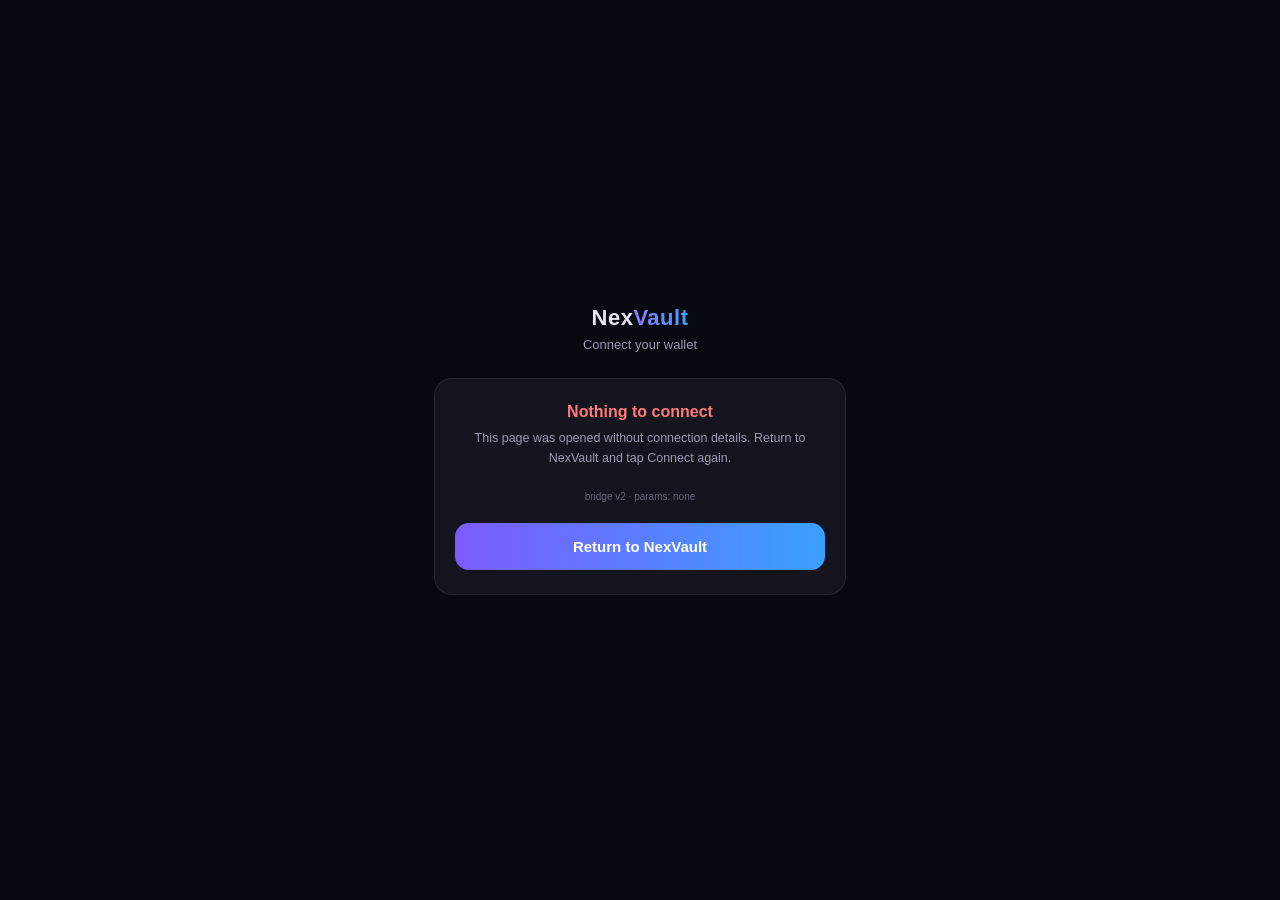
<file: wc.html>
<!doctype html>
<html lang="en">
  <head>
    <meta charset="UTF-8" />
    <meta name="viewport" content="width=device-width, initial-scale=1.0, viewport-fit=cover" />
    <meta http-equiv="Cache-Control" content="no-cache, no-store, must-revalidate" />
    <title>NexVault · Connect Wallet</title>
    <link rel="icon" type="image/png" href="/nexvault-app/icon.png" />
    <style>
      :root { --bg:#080810; --card:#14141f; --text:#e8e8f4; --muted:#9a9ab0; --purple:#8b7bfd; --line:rgba(255,255,255,.08); }
      * { box-sizing:border-box; -webkit-tap-highlight-color:transparent; }
      html,body { margin:0; padding:0; background:var(--bg); color:var(--text); min-height:100vh; font-family:-apple-system,BlinkMacSystemFont,"Segoe UI",Roboto,sans-serif; }
      .wrap { max-width:460px; margin:0 auto; min-height:100vh; display:flex; flex-direction:column; align-items:center; justify-content:center; padding:24px; text-align:center; }
      .logo { font-size:22px; font-weight:800; letter-spacing:.5px; margin-bottom:6px; }
      .logo span { background:linear-gradient(90deg,#8b7bfd,#3aa0ff); -webkit-background-clip:text; background-clip:text; color:transparent; }
      .sub { color:var(--muted); font-size:13px; margin-bottom:26px; }
      .card { width:100%; background:var(--card); border:1px solid var(--line); border-radius:18px; padding:24px 20px; }
      .status { font-size:16px; font-weight:700; margin-bottom:8px; }
      .detail { color:var(--muted); font-size:12.5px; line-height:1.55; }
      .err { color:#ff7a7a; }
      .btn { display:block; width:100%; margin-top:16px; padding:15px; border:none; border-radius:14px; font-size:15px; font-weight:700; cursor:pointer; color:#fff; background:linear-gradient(90deg,#7b5bfd,#3aa0ff); text-align:center; text-decoration:none; }
      .btn.secondary { background:rgba(255,255,255,.06); border:1px solid var(--line); color:var(--text); }
      .note { color:var(--muted); font-size:11px; margin-top:14px; line-height:1.5; }
    </style>
  </head>
  <body>
    <div class="wrap">
      <div class="logo">Nex<span>Vault</span></div>
      <div class="sub" id="sub">Connect your wallet</div>
      <div class="card" id="card">
        <div class="status" id="status">Preparing…</div>
        <div class="detail" id="detail"></div>
      </div>
    </div>

    <script>
    (function () {
      "use strict";
      /* ╔═══════════════════════════════════════════════════════════════════════════╗
         ║ NexVault WalletConnect BRIDGE — connects wallets Telegram cannot reach.    ║
         ║                                                                           ║
         ║ WHY THIS FILE EXISTS                                                      ║
         ║ Telegram's Mini App WebView can only open http(s) URLs (tg.openLink).      ║
         ║ Many wallets — Bitget, Kucoin and most of the long tail — do NOT accept    ║
         ║ WalletConnect pairing through their https universal link; their app only   ║
         ║ handles the NATIVE scheme (e.g. bitkeep://wc?uri=…). That is why they      ║
         ║ connect fine in Chrome (AppKit uses the native scheme there) and never     ║
         ║ prompt from inside Telegram. PROVEN by testing: Android routes bkapp.vip   ║
         ║ to the Bitget app, the app opens, and still shows no prompt.               ║
         ║                                                                           ║
         ║ This page is a NORMAL browser page, not a Mini App WebView, so it CAN fire ║
         ║ native schemes. Same architecture that made sol.html work for Phantom and  ║
         ║ Solflare, which was the identical class of problem.                        ║
         ║                                                                           ║
         ║ WHY IT IS SAFE: the WalletConnect pairing lives on the RELAY, not in this  ║
         ║ page. We only need to deliver the wc: URI to the wallet app. The session   ║
         ║ then establishes directly with the Mini App that generated it — this page  ║
         ║ never holds keys and never sees funds.                                     ║
         ║                                                                           ║
         ║ RULES CARRIED OVER FROM sol.html (each cost real debugging):               ║
         ║  1. The wallet must be opened by a REAL USER TAP (anchor click), never a   ║
         ║     programmatic redirect — iOS and Android both block the latter.         ║
         ║  2. Return to Telegram must REPLACE this tab (location.replace), never     ║
         ║     window.open — a lingering tab stops Telegram opening the next link.    ║
         ║  3. Never use intent:// — it crashes the Telegram WebView. (Harmless here  ║
         ║     since this page is outside Telegram, but we keep the plain scheme      ║
         ║     because it works on both platforms.)                                    ║
         ╚═══════════════════════════════════════════════════════════════════════════╝ */

      // ⛔ NO LAUNCH PARAM. `?startapp=home` tells Telegram to START the Mini App, so every
      // return spawned a second instance on top of the one the user left — the bug fixed in
      // sol.html (rule 7), evm.html and evmbrowse.html, and the last page still carrying it
      // (readiness scan 2026-10-31). A bare bot link just brings Telegram forward.
      var TG   = "https://t.me/TheNexVaultBot";

      var params  = new URLSearchParams(location.search);
      var wname   = params.get("name") || "your wallet";

      // ⛔ ACCEPT BOTH PARAM FORMATS — the app and this page are separate files that
      // can reach the device at different times (GitHub Pages sync lag, browser cache).
      // A mismatch previously produced a dead "Nothing to connect" page. Supporting the
      // older uri+scheme form as well makes any version skew harmless.
      //   dl            = COMPLETE native deep link, built by the app (preferred)
      //   uri + scheme  = legacy: raw wc: URI plus the wallet's native scheme
      var deepLink = params.get("dl") || "";
      if (!deepLink) {
        var legacyUri = params.get("uri") || "";
        var legacyScheme = params.get("scheme") || "";
        if (legacyUri && legacyScheme) {
          // Strip any path the scheme already carries so we never build
          // "bitkeep://wc/wc?uri=…" — the malformed shape the app now avoids.
          var root = legacyScheme.replace(/^([a-z0-9.+-]+:\/\/)(.*)$/i, "$1");
          deepLink = root + "wc?uri=" + encodeURIComponent(legacyUri);
        }
      }

      var elStatus = document.getElementById("status");
      var elDetail = document.getElementById("detail");
      var elCard   = document.getElementById("card");
      var elSub    = document.getElementById("sub");

      function show(title, detail, cls) {
        elStatus.textContent = title;
        elStatus.className = "status" + (cls ? " " + cls : "");
        elDetail.innerHTML = detail || "";
      }
      function addButton(label, onClick, secondary) {
        var b = document.createElement("button");
        b.className = "btn" + (secondary ? " secondary" : "");
        b.textContent = label;
        b.onclick = onClick;
        elCard.appendChild(b);
        return b;
      }
      /* Rule 1: a real anchor the user taps. Programmatic navigation to a custom
         scheme is blocked/ignored by mobile browsers. */
      function addLinkButton(label, href, secondary) {
        var a = document.createElement("a");
        a.className = "btn" + (secondary ? " secondary" : "");
        a.textContent = label;
        a.href = href;
        a.rel = "noopener";
        elCard.appendChild(a);
        return a;
      }
      /* Rule 2: replace this tab so no stale page is left behind. */
      function backToTelegram() {
        try { window.location.replace(TG); } catch (e) { window.location.href = TG; }
      }

      if (!deepLink) {
        show("Nothing to connect",
             "This page was opened without connection details. Return to NexVault and tap Connect again."
             + "<br><br><span style='font-size:10px;opacity:.6'>bridge v2 · params: "
             + (Array.from(params.keys()).join(", ") || "none") + "</span>", "err");
        addButton("Return to NexVault", backToTelegram);
        return;
      }

      elSub.textContent = "Connect " + wname;
      // Version marker — lets us tell instantly whether the deployed page is current
      // (the app/page skew above is otherwise invisible and looks like a broken link).
      try { document.title = "NexVault · Connect (v3)"; } catch (e) {}
      show(
        "Tap to open " + wname,
        "Approve the connection in your wallet. You'll return to NexVault automatically, "
        + "where you can complete your swap."
      );

      var opened = false;
      var openBtn = addLinkButton("Open " + wname, deepLink);
      // ONE return button, created once and promoted to primary after the wallet opens.
      // (Adding a second on click produced two identical buttons.)
      var backBtn = addButton("Return to NexVault", backToTelegram, true);

      openBtn.addEventListener("click", function () {
        opened = true;
        setTimeout(function () {
          show(
            "Approve in " + wname,
            "Approve the connection in your wallet. You'll be taken back to NexVault automatically."
          );
          openBtn.className = "btn secondary";      // de-emphasise: already used
          openBtn.textContent = "Open " + wname + " again";
          backBtn.className = "btn";                // now the primary action
        }, 900);
      });

      /* ── AUTO-RETURN ─────────────────────────────────────────────────────────
         This page ONLY establishes the WalletConnect session; the swap itself
         happens back in the Mini App, where the user's amount and quote already
         are. Leaving the user parked here after approving looked like a dead end
         ("shouldn't it show the swap?"), so once they come back from the wallet we
         send them home ourselves.
         The wallet returning to the browser fires visibilitychange -> visible, and
         `opened` proves they actually launched the wallet rather than just landing
         on this page. Programmatic navigation is fine here: it targets a t.me link,
         not a wallet scheme (the user-tap rule applies only to opening wallets). */
      var returning = false;
      document.addEventListener("visibilitychange", function () {
        if (document.visibilityState !== "visible" || !opened || returning) return;
        returning = true;
        show("Connected", "Taking you back to NexVault…");
        openBtn.style.display = "none";
        setTimeout(backToTelegram, 1200);
      });

      // If the wallet never opened, the app is probably not installed. Say so plainly
      // rather than leaving the user on a page that appears to do nothing.
      setTimeout(function () {
        if (!opened) {
          elDetail.innerHTML =
            "If nothing happens when you tap Open, " + wname +
            " may not be installed on this device.";
        }
      }, 12000);
    })();
    </script>
  </body>
</html>
</file>
<file: assets/index-zvuW_CJ1.css>
.nv-txpanel{background:var(--bg-input,#12121f);border:1px solid var(--accent,#6c63ff);color:var(--text,#e0e0f0);border-radius:12px;margin:10px 0 4px;padding:14px 40px 12px 16px;font-size:13px;position:relative}.nv-txpanel-close{color:var(--text-muted,#888);cursor:pointer;background:0 0;border:none;padding:2px 4px;font-size:15px;line-height:1;position:absolute;top:8px;right:10px}.nv-txpanel-close:hover{color:var(--text,#e0e0f0)}.nv-txpanel-status{margin-bottom:8px;font-weight:500}.nv-txpanel-ok{color:var(--success,#00e87a)}.nv-txpanel-err{color:var(--error,#f46)}.nv-txpanel-bar{background:#6c63ff33;border-radius:2px;width:100%;height:4px;margin-bottom:10px;overflow:hidden}.nv-txpanel-bar-fill{background:linear-gradient(90deg, var(--accent,#6c63ff), var(--accent-2,#00d2ff));border-radius:2px;width:40%;height:100%;animation:1.4s ease-in-out infinite nv-tx-slide}@keyframes nv-tx-slide{0%{transform:translate(-200%)}to{transform:translate(350%)}}.nv-txpanel-link{color:var(--accent-2,#00d2ff);word-break:break-all;margin-top:4px;font-size:12px;text-decoration:none;display:block}.nv-txpanel-link:hover{text-decoration:underline}.nv-btn.nv-btn-gradient{color:#fff;background:linear-gradient(135deg,#c471ed 0%,#7c5cbf 40%,#12c2e9 100%);border:none;font-weight:600}.nv-btn.nv-btn-gradient:hover:not(:disabled){opacity:.9;filter:brightness(1.08)}.nv-btn.nv-btn-gradient:disabled{opacity:.45;cursor:not-allowed}.nv-wallet-menu{background:var(--bg-input,#12121f);border:1px solid var(--accent,#6c63ff);z-index:200;border-radius:10px;min-width:130px;padding:4px;position:absolute;top:calc(100% + 6px);right:0;box-shadow:0 8px 24px #00000080}.nv-wallet-menu-item{width:100%;color:var(--error,#f46);text-align:left;cursor:pointer;background:0 0;border:none;border-radius:7px;padding:9px 14px;font-size:13px;display:block}.nv-wallet-menu-item:hover{background:#ff44661f}.nv-recipient-row{color:var(--text-muted,#888);justify-content:space-between;align-items:center;padding:10px 4px 4px;font-size:12px;display:flex}.nv-recipient-label{letter-spacing:.04em;text-transform:uppercase;opacity:.7;font-size:11px}.nv-recipient-toggle{background:var(--bg-input,#12121f);border:1px solid #6c63ff33;border-radius:20px;gap:4px;padding:3px;display:flex}.nv-recipient-btn{color:var(--text-muted,#888);cursor:pointer;white-space:nowrap;background:0 0;border:none;border-radius:16px;padding:5px 12px;font-size:12px;transition:all .15s}.nv-recipient-btn.active{color:#fff;background:linear-gradient(135deg,#c471ed 0%,#7c5cbf 40%,#12c2e9 100%);font-weight:600}.nv-recipient-input-wrap{margin:4px 0 8px}.nv-recipient-input{background:var(--bg-input,#12121f);border:1px solid var(--accent,#6c63ff);width:100%;color:var(--text,#e0e0f0);box-sizing:border-box;border-radius:10px;outline:none;padding:10px 14px;font-family:monospace;font-size:13px}.nv-recipient-input:focus{border-color:var(--accent-2,#00d2ff)}.nv-recipient-err{color:var(--error,#f46);padding:4px 4px 0;font-size:11px}.nv-recipient-ok{color:var(--success,#00e87a);padding:4px 4px 0;font-size:11px}.nv-modal-backdrop{z-index:99990;background:#000000a6;justify-content:center;align-items:flex-end;display:flex;position:fixed;top:0;bottom:0;left:0;right:0;z-index:99990!important;position:fixed!important;top:0!important;bottom:0!important;left:0!important;right:0!important}.nv-wallet-sheet{background:var(--bg-card,#16162a);border-radius:20px 20px 0 0;width:100%;max-width:480px;max-height:80vh;padding:8px 16px 32px;overflow-y:auto;box-shadow:0 -8px 40px #0009}.nv-wallet-sheet-handle{background:#ffffff26;border-radius:2px;width:40px;height:4px;margin:8px auto 12px}.nv-wallet-sheet-title{color:var(--text,#e0e0f0);text-align:center;margin-bottom:4px;font-size:17px;font-weight:700}.nv-wallet-option{background:var(--bg-input,#12121f);cursor:pointer;text-align:left;border:1px solid #6c63ff33;border-radius:14px;align-items:center;gap:12px;width:100%;margin-bottom:8px;padding:14px 16px;transition:border-color .15s,background .15s;display:flex}.nv-wallet-option:hover,.nv-wallet-option:active{border-color:var(--accent,#6c63ff);background:#6c63ff14}.nv-wallet-opt-icon{flex-shrink:0;font-size:28px}.nv-wallet-opt-text{flex:1}.nv-wallet-opt-name{color:var(--text,#e0e0f0);font-size:15px;font-weight:600}.nv-wallet-opt-desc{color:var(--text-muted,#888);margin-top:2px;font-size:12px}.nv-wallet-qr{margin-top:4px}.nv-wallet-sheet-note{color:var(--text-muted,#888);text-align:center;margin-top:16px;font-size:12px}.nv-link{color:var(--accent-2,#00d2ff);text-decoration:none}.nv-link:hover{text-decoration:underline}.nv-addr-row{border-top:1px solid var(--line);flex-direction:column;gap:8px;margin-top:10px;padding-top:10px;display:flex}.nv-addr-toggle{gap:6px;display:flex}.nv-addr-btn{border-radius:var(--r-sm);border:1px solid var(--line);color:var(--text-dim);cursor:pointer;background:0 0;flex:1;padding:6px 10px;font-size:12px;font-weight:600;transition:all .15s}.nv-addr-btn.active,.nv-addr-btn:hover{background:var(--surface2);color:var(--text);border-color:var(--line-strong)}.nv-addr-chip{color:var(--text-dim);background:var(--surface2);border-radius:var(--r-sm);border:1px solid var(--line);width:-moz-fit-content;width:fit-content;padding:4px 10px;font-size:12px}.nv-addr-connect-btn{border-radius:var(--r-sm);background:var(--grad-h);color:#fff;cursor:pointer;border:none;width:100%;padding:8px 14px;font-size:13px;font-weight:600}.nv-slippage-popover{z-index:9999;background:var(--surface2);border:1px solid var(--line-strong);border-radius:var(--r-md);min-width:220px;padding:14px;position:absolute;top:calc(100% + 6px);right:0;box-shadow:0 8px 32px #00000073}.splash{z-index:1000;background:#080810;flex-direction:column;justify-content:center;align-items:center;transition:opacity .6s,transform .6s;display:flex;position:fixed;top:0;bottom:0;left:0;right:0;overflow:hidden}.splash.exit{opacity:0;pointer-events:none;transform:scale(1.04)}.splash-bg{background:radial-gradient(70% 50% at 15% 20%,#6c63ff2e 0%,#0000 65%),radial-gradient(60% 50% at 85% 80%,#00d2ff1f 0%,#0000 65%),radial-gradient(40% 40%,#6c63ff0f 0%,#0000 70%);animation:4s ease-in-out infinite alternate bgPulse;position:absolute;top:0;bottom:0;left:0;right:0}@keyframes bgPulse{0%{opacity:.7}to{opacity:1}}.splash-grid{background-image:linear-gradient(#6c63ff0a 1px,#0000 1px),linear-gradient(90deg,#6c63ff0a 1px,#0000 1px);background-size:40px 40px;animation:3s ease-in-out infinite alternate gridFade;position:absolute;top:0;bottom:0;left:0;right:0}@keyframes gridFade{0%{opacity:.4}to{opacity:1}}.splash-content{z-index:2;flex-direction:column;align-items:center;gap:0;display:flex;position:relative}.splash-hex-wrap{width:100px;height:100px;margin-bottom:28px;animation:3s ease-in-out infinite floatLogo;position:relative}@keyframes floatLogo{0%,to{transform:translateY(0)}50%{transform:translateY(-8px)}}.splash-hex{clip-path:polygon(50% 0%,93% 25%,93% 75%,50% 100%,7% 75%,7% 25%);color:#fff;letter-spacing:-2px;z-index:2;background:linear-gradient(135deg,#6c63ff 0%,#00d2ff 100%);justify-content:center;align-items:center;width:100px;height:100px;font-size:40px;font-weight:900;display:flex;position:relative}.splash-hex-glow{clip-path:polygon(50% 0%,93% 25%,93% 75%,50% 100%,7% 75%,7% 25%);filter:blur(18px);opacity:.45;z-index:1;background:linear-gradient(135deg,#6c63ff 0%,#00d2ff 100%);animation:2s ease-in-out infinite alternate glowPulse;position:absolute;top:-12px;bottom:-12px;left:-12px;right:-12px}@keyframes glowPulse{0%{opacity:.3;filter:blur(16px)}to{opacity:.6;filter:blur(22px)}}.splash-title{letter-spacing:-1.5px;background:linear-gradient(135deg,#fff 0%,#ffffffbf 100%);-webkit-text-fill-color:transparent;-webkit-background-clip:text;background-clip:text;margin-bottom:8px;font-size:38px;font-weight:800;animation:.7s .2s both fadeUp}.splash-sub{color:#ffffff73;letter-spacing:3px;text-transform:uppercase;margin-bottom:40px;font-size:14px;font-weight:500;animation:.7s .35s both fadeUp}@keyframes fadeUp{0%{opacity:0;transform:translateY(16px)}to{opacity:1;transform:translateY(0)}}.splash-tagline{color:#ffffffa6;text-align:center;max-width:260px;margin-bottom:40px;font-size:16px;line-height:1.6;animation:.7s .5s both fadeUp}.splash-tagline strong{color:#fff;font-weight:600}.splash-chains{flex-wrap:wrap;justify-content:center;gap:10px;margin-bottom:48px;animation:.7s .65s both fadeUp;display:flex}.splash-chain{color:#fff9;letter-spacing:.3px;background:#ffffff12;border:1px solid #ffffff1a;border-radius:100px;padding:5px 12px;font-size:12px;font-weight:500}.splash-progress-wrap{background:#ffffff14;border-radius:2px;width:200px;height:2px;margin-bottom:12px;animation:.7s .8s both fadeUp;overflow:hidden}.splash-progress-bar{background:linear-gradient(90deg,#6c63ff,#00d2ff);border-radius:2px;height:100%;animation:2.2s forwards progressFill}@keyframes progressFill{0%{width:0%}to{width:100%}}.splash-status{color:#ffffff4d;letter-spacing:1px;text-transform:uppercase;font-size:11px;animation:.7s .8s both fadeUp}.splash-pill{color:#ffffff4d;background:#ffffff0d;border:1px solid #ffffff14;border-radius:100px;align-items:center;gap:6px;padding:6px 14px;font-size:11px;animation:.7s 1s both fadeUp;display:flex;position:absolute;bottom:32px}.splash-pill-dot{background:#00e87a;border-radius:50%;width:5px;height:5px;box-shadow:0 0 6px #00e87a}:root{--bg:#07070f;--surface:#0f0f1e;--panel:#080815;--purple:#6c63ff;--violet:#a855f7;--cyan:#06b6d4;--green:#10b981;--red:#ef4444;--grad:linear-gradient(135deg,#6c63ff 0%,#a855f7 55%,#06b6d4 100%);--blue:#3b82f6;--grad-h:linear-gradient(90deg,#6c63ff 0%,#3b82f6 50%,#06b6d4 100%);--grad-soft:linear-gradient(135deg,#6c63ff29,#3b82f61a 50%,#06b6d424);--text:#eef0ff;--text2:#eeeeff8c;--text3:#eeeeff47;--text-dim:#9aa0c6;--text-faint:#5c6188;--line:#8c8cdc1f;--line-strong:#9691ff3d;--border:#8c8cdc1f;--border-p:#6c63ff4d;--glow-purple:#6c63ff73;--glow-blue:#3b82f66b;--glow-cyan:#06b6d466;--r-lg:22px;--r-md:16px;--r-sm:12px;--r-pill:999px;--font:"Inter",-apple-system,BlinkMacSystemFont,"Segoe UI",Roboto,"Helvetica Neue",Arial,sans-serif}*,:before,:after{box-sizing:border-box;-webkit-tap-highlight-color:transparent;margin:0;padding:0}html,body,#root{height:100%}body{font-family:var(--font);background:var(--bg);color:var(--text);-webkit-font-smoothing:antialiased;overflow-x:hidden}button{color:inherit;cursor:pointer;background:0 0;border:none;font-family:inherit}input{font-family:inherit}::selection{color:#fff;background:#6c63ff59}input[type=number]::-webkit-inner-spin-button{-webkit-appearance:none}input[type=number]::-webkit-outer-spin-button{-webkit-appearance:none}input[type=number]{-moz-appearance:textfield}::-webkit-scrollbar{width:4px}::-webkit-scrollbar-thumb{background:#7873dc4d;border-radius:999px}@keyframes nvAurora{0%{opacity:.85;transform:translate(-4%,-2%)scale(1)}50%{opacity:1;transform:translate(3%,3%)scale(1.08)}to{opacity:.9;transform:translate(-2%,1%)scale(1.02)}}@keyframes nvShimmer{0%{transform:translate(-130%)skew(-18deg)}55%{transform:translate(230%)skew(-18deg)}to{transform:translate(230%)skew(-18deg)}}@keyframes nvGlowPulse{0%,to{box-shadow:0 10px 28px -12px var(--glow-purple),0 4px 40px -14px var(--glow-blue)}50%{box-shadow:0 12px 34px -10px var(--glow-cyan),0 6px 48px -12px var(--glow-purple)}}@keyframes nvFadeUp{0%{opacity:0;transform:translateY(10px)}to{opacity:1;transform:translateY(0)}}@keyframes nvPopIn{0%{opacity:0;transform:translateY(-4px)scale(.96)}to{opacity:1;transform:translateY(0)scale(1)}}@keyframes nvSlideUp{0%{opacity:0;transform:translateY(28px)}to{opacity:1;transform:translateY(0)}}@keyframes nvBackdropIn{0%{opacity:0}to{opacity:1}}@keyframes nvSplashPulse{0%,to{box-shadow:0 0 34px -6px var(--glow-purple);transform:scale(1)}50%{box-shadow:0 0 58px -4px var(--glow-cyan);transform:scale(1.07)}}@keyframes nvDotPulse{0%,to{opacity:1;transform:scale(1)}50%{opacity:.4;transform:scale(.75)}}@keyframes nvCaretNudge{0%,to{transform:translateY(0)}50%{transform:translateY(2px)}}@keyframes loadBar{0%{width:0}30%{width:40%}70%{width:75%}to{width:100%}}@keyframes spin{to{transform:rotate(360deg)}}@keyframes blink{0%,to{opacity:1}50%{opacity:.3}}@keyframes iconFloat{0%,to{transform:translateY(0);box-shadow:0 0 22px #6c63ff80}50%{transform:translateY(-3px);box-shadow:0 0 30px #6c63ffb3}}.nv-page{min-height:100vh;isolation:isolate;flex-direction:column;max-width:480px;min-height:100dvh;margin:0 auto;display:flex;position:relative;overflow-x:hidden}.nv-page:before{content:"";z-index:-2;pointer-events:none;background:radial-gradient(42% 34% at 18% 8%,#6c63ff33,transparent 68%),radial-gradient(38% 30% at 85% 14%,#06b6d424,transparent 66%),radial-gradient(46% 36% at 52% 46%,#3b82f61a,transparent 70%),radial-gradient(50% 42% at 78% 92%,#a855f71f,transparent 70%),var(--bg);animation:22s ease-in-out infinite alternate nvAurora;position:fixed;top:-12%;bottom:-12%;left:-12%;right:-12%}.nv-page:after{content:"";z-index:-1;pointer-events:none;background-image:radial-gradient(#d2d7ff0e 1px,#0000 1.2px);background-size:26px 26px;position:fixed;top:0;bottom:0;left:0;right:0;-webkit-mask-image:radial-gradient(120% 90% at 50% 0,#000 30%,#0000 92%);mask-image:radial-gradient(120% 90% at 50% 0,#000 30%,#0000 92%)}#root{z-index:1;position:relative}.nv-header{z-index:30;border-bottom:1px solid var(--line);-webkit-backdrop-filter:blur(16px);background:#07070fa8;justify-content:space-between;align-items:center;padding:13px 16px;display:flex;position:sticky;top:0}.nv-logo{-webkit-user-select:none;user-select:none;align-items:center;gap:10px;display:flex;position:absolute;left:50%;transform:translate(-50%)}.nv-logo-icon{background:var(--grad);width:36px;height:36px;box-shadow:0 0 18px -4px var(--glow-purple),inset 0 1px 0 #ffffff47;border-radius:12px;flex-shrink:0;place-items:center;font-size:18px;animation:5s ease-in-out infinite iconFloat;display:grid}.nv-logo-text{letter-spacing:.03em;background:linear-gradient(90deg,#fff 0%,#c9c4ff 55%,#7ee7f5 100%);-webkit-text-fill-color:transparent;color:#0000;-webkit-background-clip:text;background-clip:text;font-size:20px;font-weight:900}.nv-wallet-badge{color:var(--text-dim);border-radius:var(--r-pill);border:1px solid var(--line-strong);-webkit-backdrop-filter:blur(10px);backdrop-filter:blur(10px);cursor:pointer;background:linear-gradient(#ffffff0d,#ffffff03);align-items:center;gap:8px;padding:8px 13px;font-size:12.5px;font-weight:700;transition:border-color .2s,box-shadow .2s,transform .15s;display:inline-flex}.nv-wallet-badge:hover{box-shadow:0 0 16px -6px var(--glow-purple);border-color:#6c63ff80;transform:translateY(-1px)}.nv-wallet-dot{background:var(--green);border-radius:50%;flex:none;width:7px;height:7px;animation:2.2s ease-in-out infinite nvDotPulse;box-shadow:0 0 8px #10b981e6}.nv-wallet-dot.disconnected{box-shadow:none;background:#454a6e;animation:none}.nv-main{z-index:1;flex-direction:column;flex:1;gap:14px;padding:16px 14px 34px;animation:.4s both nvFadeUp;display:flex;position:relative}.nv-app-tabs{border:1px solid var(--line-strong);-webkit-backdrop-filter:blur(14px);backdrop-filter:blur(14px);background:linear-gradient(#ffffff09,#fff0),#0d0d1cc7;border-radius:18px;flex-wrap:nowrap;grid-template-columns:1fr 1fr;gap:6px;padding:6px;display:grid;overflow:hidden;box-shadow:0 14px 34px -22px #000000e6}.nv-app-tab{letter-spacing:.05em;text-transform:uppercase;height:46px;color:var(--text-faint);white-space:nowrap;border-radius:13px;flex:1;min-width:0;font-size:12.5px;font-weight:800;transition:color .2s,background .2s,transform .12s;position:relative;overflow:visible}.nv-app-tab:hover{color:var(--text-dim);background:#ffffff09}.nv-app-tab:active{transform:scale(.97)}.nv-app-tab.active{color:#fff;background:var(--grad);box-shadow:0 6px 22px -8px var(--glow-purple),0 2px 30px -10px var(--glow-cyan),inset 0 1px 0 #ffffff47}.nv-app-tab.active:after{content:"";background:radial-gradient(50% 100% at 50% 0%,var(--glow-blue),transparent 75%);filter:blur(3px);pointer-events:none;border-radius:50%;height:8px;position:absolute;bottom:-11px;left:18%;right:18%}.nv-tabs{border-radius:var(--r-pill);border:1px solid var(--line);-webkit-backdrop-filter:blur(10px);backdrop-filter:blur(10px);background:#0c0c1ab3;align-self:center;gap:4px;padding:4px;display:inline-flex}.nv-tab{border-radius:var(--r-pill);letter-spacing:.08em;color:var(--text-faint);padding:8px 22px;font-size:13px;font-weight:800;transition:color .2s,background .2s,transform .12s;position:relative}.nv-tab:hover{color:var(--text-dim)}.nv-tab:active{transform:scale(.95)}.nv-tab.active{color:#fff;box-shadow:inset 0 0 0 1px #8c82ff66,0 2px 14px -4px var(--glow-purple);background:linear-gradient(#6c63ff47,#3b82f629)}.nv-tab.active:after{content:"";background:radial-gradient(50% 100% at 50% 0%,var(--glow-purple),transparent 75%);filter:blur(2px);pointer-events:none;border-radius:50%;height:6px;position:absolute;bottom:-9px;left:22%;right:22%}.nv-welcome{text-align:center;padding:4px 4px 2px;animation:.45s both nvFadeUp}.nv-welcome-headline{letter-spacing:-.01em;background:linear-gradient(92deg,#fff 20%,#b9b3ff 60%,#6fe3f2 100%);-webkit-text-fill-color:transparent;color:#0000;-webkit-background-clip:text;background-clip:text;font-size:20px;font-weight:900;line-height:1.25}.nv-welcome-sub{color:var(--text2);margin-bottom:10px;font-size:12px;line-height:1.5}.nv-welcome-chips{flex-wrap:wrap;justify-content:center;gap:7px;margin-top:10px;display:flex}.nv-welcome-chip{color:var(--text-dim);border-radius:var(--r-pill);border:1px solid var(--line);-webkit-backdrop-filter:blur(8px);backdrop-filter:blur(8px);background:linear-gradient(#ffffff0b,#ffffff02);align-items:center;gap:6px;padding:6px 13px;font-size:12px;font-weight:600;transition:border-color .2s,transform .15s,box-shadow .2s,color .2s;display:inline-flex}.nv-welcome-chip:hover{color:var(--text);box-shadow:0 4px 16px -8px var(--glow-cyan);border-color:#06b6d473;transform:translateY(-1px)}.nv-welcome-chip-icon{font-size:13px}.nv-card{border-radius:var(--r-lg);-webkit-backdrop-filter:blur(20px);box-shadow:0 30px 70px -30px #000000e6,0 20px 50px -34px var(--glow-purple),inset 0 1px 0 #ffffff0b;background:linear-gradient(#1818309e 0%,#0a0a18d1 40%),#0a0a16d9;border:1px solid #8c82ff26;padding:18px 16px 16px;animation:.5s both nvFadeUp;position:relative}.nv-card:before{content:"";border-radius:var(--r-pill);pointer-events:none;background:linear-gradient(90deg,#0000 0%,#6c63ffe6 28%,#3b82f6 50%,#06b6d4e6 72%,#0000 100%);height:2px;position:absolute;top:-1px;left:7%;right:7%}.nv-card:after{content:"";filter:blur(6px);pointer-events:none;background:radial-gradient(60% 100% at 50% 100%,#5a6eff66,#0000 75%);height:14px;position:absolute;top:-7px;left:18%;right:18%}.nv-card-header{justify-content:space-between;align-items:center;margin-bottom:13px;display:flex}.nv-card-title{letter-spacing:.06em;text-transform:uppercase;font-size:15px;font-weight:800}.nv-slippage-btn{color:var(--text-dim);border-radius:var(--r-pill);border:1px solid var(--line);background:#ffffff08;align-items:center;gap:6px;padding:6px 11px;font-size:12px;font-weight:700;transition:border-color .2s,color .2s,box-shadow .2s;display:inline-flex;position:relative}.nv-slippage-btn:hover{color:var(--text);box-shadow:0 0 14px -6px var(--glow-purple);border-color:#6c63ff80}.nv-panel{border:1px solid var(--line);background:linear-gradient(150deg,#6c63ff16 0%,#3b82f608 38%,#0000 62%),linear-gradient(#0b0b1b 0%,#080814 100%);border-radius:18px;padding:14px;transition:border-color .22s,box-shadow .22s;position:relative}.nv-panel:hover{border-color:#8c87ff3d}.nv-panel:focus-within{box-shadow:0 0 0 1px #6c63ff66,0 0 26px -6px var(--glow-purple),inset 0 0 24px -14px #6c63ff80;border-color:#6c63ff99}.nv-panel-label{letter-spacing:.14em;text-transform:uppercase;color:var(--text-faint);font-size:11px;font-weight:800}.nv-token-row{justify-content:space-between;align-items:center;gap:12px;margin-top:9px;display:flex}.nv-token-select{border-radius:var(--r-pill);background:linear-gradient(#ffffff13,#ffffff04);border:1px solid #a096ff3d;flex:none;align-items:center;gap:8px;padding:10px 15px;transition:border-color .2s,box-shadow .2s,transform .15s;display:inline-flex;box-shadow:inset 0 1px #ffffff1a,inset 0 0 20px -8px #6c63ff59,0 6px 18px -12px #000000e6}.nv-token-select:hover{box-shadow:inset 0 1px 0 #ffffff24,inset 0 0 22px -6px #6c63ff80,0 0 20px -6px var(--glow-purple);border-color:#6c63ff99;transform:translateY(-1px)}.nv-token-select:active{transform:translateY(0)scale(.96)}.nv-token-emoji{font-size:21px;line-height:1}.nv-token-symbol{letter-spacing:.02em;color:var(--text);font-size:15px;font-weight:800}.nv-token-caret{color:var(--text-faint);font-size:10px}.nv-amount-input,.nv-amount-readonly{text-align:right;letter-spacing:-.02em;width:100%;min-width:0;color:var(--text);font-variant-numeric:tabular-nums;caret-color:var(--cyan);background:0 0;border:none;outline:none;font-size:34px;font-weight:900}.nv-amount-input::placeholder{color:#2e3255;font-weight:800}.nv-amount-readonly{background:var(--grad-h);-webkit-text-fill-color:transparent;color:#0000;-webkit-background-clip:text;background-clip:text}.nv-amount-readonly.loading{opacity:.4;animation:1s infinite blink}.nv-panel-meta{color:var(--text-faint);font-variant-numeric:tabular-nums;justify-content:space-between;align-items:center;gap:10px;margin-top:8px;font-size:12px;font-weight:500;display:flex}.nv-max-btn{letter-spacing:.1em;text-transform:uppercase;color:var(--cyan);border-radius:var(--r-pill);background:#06b6d40f;border:1px solid #06b6d459;padding:4px 10px;font-size:10.5px;font-weight:800;transition:background .2s,box-shadow .2s,transform .12s}.nv-max-btn:hover{box-shadow:0 0 14px -5px var(--glow-cyan);background:#06b6d429}.nv-max-btn:active{transform:scale(.93)}.nv-divider{z-index:2;justify-content:center;align-items:center;height:18px;margin:4px 0;display:flex;position:relative}.nv-divider:before{content:"";background:linear-gradient(90deg,transparent,var(--line-strong),transparent);pointer-events:none;height:1px;position:absolute;top:50%;left:6px;right:6px}.nv-swap-arrow{color:#fff;background:linear-gradient(160deg,#6c63ff80,#3b82f659 50%,#06b6d466),#10102a;border:1px solid #9691ff59;border-radius:50%;flex:none;place-items:center;width:44px;height:44px;font-size:17px;transition:transform .45s cubic-bezier(.34,1.56,.5,1),box-shadow .25s,border-color .25s;display:grid;position:relative;box-shadow:0 8px 20px -10px #000000e6,inset 0 1px #ffffff38}.nv-swap-arrow:hover{box-shadow:0 0 24px -4px var(--glow-purple),0 0 40px -8px var(--glow-cyan),inset 0 1px 0 #ffffff4d;border-color:#06b6d4b3;transform:rotate(180deg)scale(1.08)}.nv-swap-arrow:active{transform:rotate(180deg)scale(.94)}.nv-quote{border-radius:var(--r-md);border:1px solid var(--line);background:linear-gradient(#ffffff05,#0000 55%),#09091599;margin-top:13px;padding:6px 16px;animation:.35s both nvFadeUp}.nv-quote-row{border-bottom:1px dashed #c8cdff12;justify-content:space-between;align-items:center;gap:12px;padding:11px 0;display:flex}.nv-quote-row:last-child{border-bottom:none}.nv-quote-label{color:var(--text-faint);letter-spacing:.02em;font-size:12.5px;font-weight:600}.nv-quote-value{color:#dfe3ff;font-variant-numeric:tabular-nums;text-align:right;font-size:13.5px;font-weight:700}.nv-quote-value.highlight{background:var(--grad-h);-webkit-text-fill-color:transparent;color:#0000;filter:drop-shadow(0 0 12px #3b82f659);-webkit-background-clip:text;background-clip:text;font-size:17px;font-weight:900}.nv-banner{border:1px solid var(--line);color:var(--text-dim);background:#ffffff08;border-radius:14px;margin-top:12px;padding:12px 14px;font-size:13px;font-weight:600;line-height:1.45;animation:.3s both nvFadeUp}.nv-banner.error{color:#ffb4b4;background:linear-gradient(#ef44441f,#ef44440d);border-color:#ef444466;box-shadow:0 6px 20px -12px #ef444480}.nv-banner.success{color:#9df2cf;background:linear-gradient(#10b9811f,#10b9810d);border-color:#10b98166;box-shadow:0 6px 20px -12px #10b98180}.nv-btn-wrap{margin-top:15px}.nv-btn{border-radius:var(--r-md);letter-spacing:.03em;color:#fff;background:var(--grad);text-shadow:0 1px 2px #00000040;background-size:180% 180%;justify-content:center;align-items:center;gap:8px;width:100%;height:52px;font-size:16px;font-weight:800;transition:transform .15s,filter .2s;animation:2.6s ease-in-out infinite nvGlowPulse;display:flex;position:relative;overflow:hidden}.nv-btn:after{content:"";pointer-events:none;background:linear-gradient(90deg,#0000,#ffffff47,#0000);width:34%;animation:2.8s ease-in-out infinite nvShimmer;position:absolute;top:-20%;bottom:-20%;left:0;transform:translate(-130%)skew(-18deg)}.nv-btn:hover:not(:disabled){filter:brightness(1.1)saturate(1.1);transform:translateY(-1px)}.nv-btn:active:not(:disabled){transform:translateY(0)scale(.985)}.nv-btn:disabled{color:#4b4f75;cursor:not-allowed;text-shadow:none;filter:none;background:#171729;animation:none;transform:none;box-shadow:inset 0 0 0 1px #ffffff0d}.nv-btn:disabled:after{display:none}.nv-btn-outline{border:1px solid var(--line-strong);background:0 0;animation:none}.nv-footer-note{text-align:center;color:var(--text-faint);letter-spacing:.02em;margin:14px auto 4px;font-size:11.5px;font-weight:500}.nv-chain-row{-webkit-overflow-scrolling:touch;scrollbar-width:none;gap:6px;margin-bottom:10px;display:flex;overflow-x:auto}.nv-chain-row::-webkit-scrollbar{display:none}.nv-chain-select{border:1px solid var(--border);border-radius:var(--r-pill);color:var(--text2);cursor:pointer;white-space:nowrap;background:#ffffff0a;flex-shrink:0;align-items:center;gap:5px;padding:6px 12px;font-size:12px;font-weight:600;transition:all .15s;display:flex}.nv-chain-select:hover{color:var(--text);background:#ffffff12}.nv-modal-backdrop{z-index:60;-webkit-backdrop-filter:blur(10px);background:#03030ab8;justify-content:center;align-items:flex-end;padding:18px 12px;animation:.18s both nvBackdropIn;display:flex;position:fixed;top:0;bottom:0;left:0;right:0}.nv-modal{border-radius:var(--r-lg);border:1px solid var(--line-strong);width:100%;max-width:420px;max-height:76vh;box-shadow:0 40px 90px -30px #000000f2,0 0 60px -30px var(--glow-purple);background:linear-gradient(#1a1a3499,#0a0a18f2 45%),#0b0b1a;flex-direction:column;animation:.28s cubic-bezier(.24,1.1,.4,1) both nvSlideUp;display:flex;position:relative;overflow:hidden}.nv-modal:before{content:"";border-radius:var(--r-pill);background:linear-gradient(90deg,transparent,var(--purple) 35%,var(--cyan) 65%,transparent);pointer-events:none;height:2px;position:absolute;top:0;left:10%;right:10%}.nv-modal-header{justify-content:space-between;align-items:center;padding:17px 16px 12px;display:flex}.nv-modal-title{letter-spacing:.02em;font-size:16px;font-weight:800}.nv-modal-close{width:30px;height:30px;color:var(--text-dim);border:1px solid var(--line);background:#ffffff08;border-radius:50%;place-items:center;font-size:13px;transition:color .2s,border-color .2s,transform .25s,background .2s;display:grid}.nv-modal-close:hover{color:#ffb4b4;background:#ef444414;border-color:#ef444473;transform:rotate(90deg)}.nv-modal-search-wrap{padding:0 16px 12px}.nv-modal-search{width:100%;color:var(--text);border-radius:var(--r-sm);border:1px solid var(--line);background:#ffffff09;outline:none;padding:12px 14px;font-size:14px;font-weight:600;transition:border-color .2s,box-shadow .2s}.nv-modal-search::placeholder{color:var(--text-faint);font-weight:500}.nv-modal-search:focus{box-shadow:0 0 0 1px #6c63ff59,0 0 20px -8px var(--glow-purple);border-color:#6c63ff99}.nv-modal-section-label{text-transform:uppercase;letter-spacing:.8px;color:var(--text3);flex-shrink:0;padding:5px 18px;font-size:10.5px;font-weight:700}.nv-modal-list{-webkit-overflow-scrolling:touch;touch-action:pan-y;overscroll-behavior:contain;flex:1;min-height:0;padding:4px 8px 16px;overflow-y:auto}.nv-modal-token{border-radius:var(--r-sm);text-align:left;width:100%;color:var(--text);align-items:center;gap:11px;padding:12px;font-size:14.5px;font-weight:700;transition:background .15s,transform .15s;display:flex}.nv-modal-token:hover{background:linear-gradient(90deg,#6c63ff1f,#06b6d40f);transform:translate(2px)}.nv-modal-token.selected{background:#6c63ff1a}.nv-modal-token-icon{text-align:center;flex-shrink:0;width:38px;font-size:28px}.nv-modal-token-symbol{margin-bottom:2px;font-size:15px;font-weight:700}.nv-modal-token-name{color:var(--text2);font-size:12px}.nv-wallet-sheet{border-radius:var(--r-lg) var(--r-lg) 0 0;border:1px solid var(--line-strong);width:100%;max-width:420px;box-shadow:0 -30px 80px -30px var(--glow-purple);background:linear-gradient(#1a1a348c,#090916f7 50%),#0a0a18;border-bottom:none;padding:18px 16px 22px;animation:.3s cubic-bezier(.24,1.1,.4,1) both nvSlideUp;position:relative}.nv-wallet-sheet:before{content:"";border-radius:var(--r-pill);background:#ffffff24;width:42px;height:4px;position:absolute;top:8px;left:50%;transform:translate(-50%)}.nv-wallet-sheet-title{text-align:center;padding:8px 20px 4px;font-size:18px;font-weight:800}.nv-wallet-sheet-sub{color:var(--text2);text-align:center;margin-bottom:12px;font-size:13px}.nv-wallet-option{width:100%;color:var(--text);text-align:left;border:1px solid var(--line);background:linear-gradient(#ffffff0b,#ffffff03);border-radius:15px;align-items:center;gap:12px;margin-top:9px;padding:14px;font-size:15px;font-weight:700;transition:border-color .2s,box-shadow .2s,transform .15s;display:flex}.nv-wallet-option:hover{box-shadow:0 8px 24px -12px var(--glow-purple);border-color:#6c63ff8c;transform:translateY(-1px)}.nv-wallet-opt-icon{text-align:center;flex-shrink:0;width:36px;font-size:26px}.nv-wallet-opt-name{margin-bottom:2px;font-size:15px;font-weight:700}.nv-wallet-opt-desc{color:var(--text2);font-size:12px}.nv-wallet-opt-arrow{color:var(--text3);font-size:20px}.nv-wallet-sheet-note{color:var(--text3);text-align:center;border-top:1px solid var(--border);padding:12px 20px 16px;font-size:11.5px}.nv-slippage-popover{z-index:200;border:1px solid var(--line-strong);border-radius:var(--r-md);min-width:210px;box-shadow:0 22px 50px -18px #000000f2,0 0 30px -14px var(--glow-purple);background:#13132a;padding:14px;animation:.18s both nvPopIn;position:absolute;top:calc(100% + 6px);right:0}.nv-slippage-popover-title{text-transform:uppercase;letter-spacing:.8px;color:var(--text3);margin-bottom:10px;font-size:11px;font-weight:600}.nv-slippage-presets{gap:6px;margin-bottom:10px;display:flex}.nv-slippage-preset{border:1px solid var(--border);color:var(--text2);background:0 0;border-radius:8px;flex:1;padding:7px 0;font-size:13px;font-weight:600;transition:all .12s}.nv-slippage-preset:hover,.nv-slippage-preset.active{background:var(--purple);border-color:var(--purple);color:#fff}.nv-slippage-custom{border:1px solid var(--border);width:100%;color:var(--text);background:#00000059;border-radius:8px;padding:8px 12px;font-size:13px;transition:border-color .15s}.nv-slippage-custom:focus{border-color:#6c63ff80}.nv-splash{z-index:100;background:radial-gradient(60% 46% at 50% 30%,#6c63ff29,transparent 70%),radial-gradient(52% 40% at 60% 78%,#06b6d41a,transparent 70%),var(--bg);flex-direction:column;justify-content:center;align-items:center;gap:16px;transition:opacity .5s,transform .5s;display:flex;position:fixed;top:0;bottom:0;left:0;right:0}.nv-splash-icon{background:var(--grad);border-radius:24px;place-items:center;width:80px;height:80px;font-size:40px;animation:1.8s ease-in-out infinite nvSplashPulse;display:grid;box-shadow:0 0 40px #6c63ff80,0 0 80px #6c63ff33}.nv-splash-logo{letter-spacing:.06em;background:linear-gradient(90deg,#fff 10%,#b9b3ff 55%,#6fe3f2 100%);-webkit-text-fill-color:transparent;color:#0000;-webkit-background-clip:text;background-clip:text;font-size:28px;font-weight:900;animation:.6s both nvFadeUp}.nv-splash-tag{color:var(--text2);letter-spacing:.5px;font-size:13px}.nv-splash-bar{background:#ffffff12;border-radius:2px;width:120px;height:3px;margin-top:8px;overflow:hidden}.nv-splash-bar-fill{background:var(--grad);border-radius:2px;height:100%;animation:2.2s forwards loadBar}.nv-splash.hidden{opacity:0;pointer-events:none;transform:scale(.97)}.nv-games{flex-direction:column;gap:14px;animation:.4s both nvFadeUp;display:flex}.nv-game-subtabs{border-radius:var(--r-pill);border:1px solid var(--line);-webkit-backdrop-filter:blur(10px);backdrop-filter:blur(10px);background:#0c0c1ab3;gap:4px;padding:4px;display:flex}.nv-game-subtab{border-radius:var(--r-pill);letter-spacing:.03em;color:var(--text-faint);white-space:nowrap;flex:1;padding:9px 4px;font-size:12.5px;font-weight:800;transition:color .2s,background .2s,transform .12s}.nv-game-subtab:hover{color:var(--text-dim)}.nv-game-subtab:active{transform:scale(.96)}.nv-game-subtab.active{color:#fff;box-shadow:inset 0 0 0 1px #8c82ff6b,0 3px 16px -6px var(--glow-purple);background:linear-gradient(#6c63ff4d,#06b6d424)}.nv-game-hero{text-align:center;border-radius:var(--r-lg);-webkit-backdrop-filter:blur(18px);backdrop-filter:blur(18px);box-shadow:0 28px 66px -30px #000000e6,0 18px 46px -32px var(--glow-purple),inset 0 1px 0 #ffffff0b;background:radial-gradient(80% 90% at 50% 0,#6c63ff2b,#0000 70%),radial-gradient(70% 80% at 80% 100%,#06b6d417,#0000 70%),linear-gradient(#14142ab3,#090915d9);border:1px solid #8c82ff29;padding:30px 18px 26px;position:relative;overflow:hidden}.nv-game-hero:before{content:"";border-radius:var(--r-pill);background:linear-gradient(90deg,transparent,var(--purple) 30%,var(--blue) 50%,var(--cyan) 70%,transparent);height:2px;position:absolute;top:0;left:8%;right:8%}.nv-game-hero-emoji{filter:drop-shadow(0 6px 20px #6c63ff8c);font-size:46px;line-height:1}.nv-game-hero-title{letter-spacing:-.01em;background:linear-gradient(92deg,#fff 15%,#b9b3ff 60%,#6fe3f2 100%);-webkit-text-fill-color:transparent;color:#0000;-webkit-background-clip:text;background-clip:text;margin-top:12px;font-size:23px;font-weight:900}.nv-game-hero-sub{letter-spacing:.05em;color:var(--text-dim);border-radius:var(--r-pill);border:1px solid var(--line-strong);background:#ffffff08;align-items:center;gap:7px;margin-top:11px;padding:6px 13px;font-size:12px;font-weight:700;display:inline-flex}.nv-game-hero-sub:before{content:"";background:var(--cyan);width:7px;height:7px;box-shadow:0 0 10px var(--glow-cyan);border-radius:50%;animation:1.8s ease-in-out infinite nvDotPulse}.nv-game-grid{flex-direction:column;gap:10px;display:flex}.nv-game-card{border:1px solid var(--line);-webkit-backdrop-filter:blur(12px);backdrop-filter:blur(12px);cursor:pointer;background:linear-gradient(150deg,#6c63ff12,#0000 55%),#0b0b18c7;border-radius:18px;flex-direction:column;gap:9px;padding:14px;transition:border-color .2s,box-shadow .2s,transform .18s;display:flex;position:relative}.nv-game-card:hover{box-shadow:0 14px 32px -18px var(--glow-purple),inset 0 1px 0 #ffffff0d;border-color:#6c63ff73;transform:translateY(-2px)}.nv-game-card:active{transform:translateY(0)scale(.985)}.nv-game-card-top{align-items:center;gap:11px;display:flex}.nv-game-card-icon{background:var(--grad-soft);border:1px solid #9691ff38;border-radius:14px;flex:none;place-items:center;width:46px;height:46px;font-size:23px;display:grid;box-shadow:inset 0 0 18px -6px #6c63ff66,inset 0 1px #ffffff17}.nv-game-card-title{letter-spacing:.01em;color:var(--text);font-size:15px;font-weight:800}.nv-game-card-desc{color:var(--text-dim);font-size:12.5px;font-weight:500;line-height:1.55}.nv-game-badge{letter-spacing:.1em;text-transform:uppercase;color:var(--cyan);border-radius:var(--r-pill);background:#06b6d412;border:1px solid #06b6d459;flex:none;align-items:center;gap:5px;margin-left:auto;padding:4px 9px;font-size:10px;font-weight:800;display:inline-flex}.nv-game-badge:before{content:"";background:var(--cyan);width:5px;height:5px;box-shadow:0 0 7px var(--glow-cyan);border-radius:50%;animation:1.6s ease-in-out infinite nvDotPulse}@media (prefers-reduced-motion:reduce){*,:before,:after{transition-duration:1ms!important;animation-duration:1ms!important;animation-iteration-count:1!important}}@media (max-width:380px){.nv-amount-input,.nv-amount-readonly{font-size:28px}.nv-welcome-headline{font-size:18px}.nv-app-tab{height:44px;font-size:14px}}@keyframes nvSplashOut{0%{opacity:1;transform:scale(1)}to{opacity:0;transform:scale(1.04)}}.nv-app-tabs{flex-flow:row!important;gap:0!important;width:100%!important;display:flex!important;overflow:hidden!important}.nv-app-tab{white-space:nowrap!important;text-align:center!important;text-overflow:ellipsis!important;flex:1!important;min-width:0!important;max-width:33.34%!important;padding:9px 2px!important;font-size:11.5px!important;overflow:hidden!important}.nv-modal{flex-direction:column!important;height:72vh!important;max-height:72vh!important;display:flex!important;overflow:hidden!important}.nv-modal-list{-webkit-overflow-scrolling:touch!important;touch-action:pan-y!important;overscroll-behavior:contain!important;flex:auto!important;height:0!important;min-height:0!important;overflow-y:scroll!important}tc-root>[class*=notification],tc-root>[class*=Notification],[data-tc-notification],tc-root [class*=add-wallet],tc-root [class*=AddWallet],tc-root [class*=get-wallet],tc-root [class*=GetWallet],tc-root [class*=footer] a[href*=ton\.org],tc-root button[class*=add],tc-root [class*=wallets-modal] [class*=footer]{display:none!important}tc-root [class*=WalletsList]>div:last-child:has(a){display:none!important}.nv-modal-list::-webkit-scrollbar{width:8px}.nv-modal-list::-webkit-scrollbar-track{background:#ffffff0a;border-radius:4px}.nv-modal-list::-webkit-scrollbar-thumb{background:#a08cff59;border-radius:4px;min-height:40px}.nv-modal-list::-webkit-scrollbar-thumb:active{background:#a08cff99}
</file>
